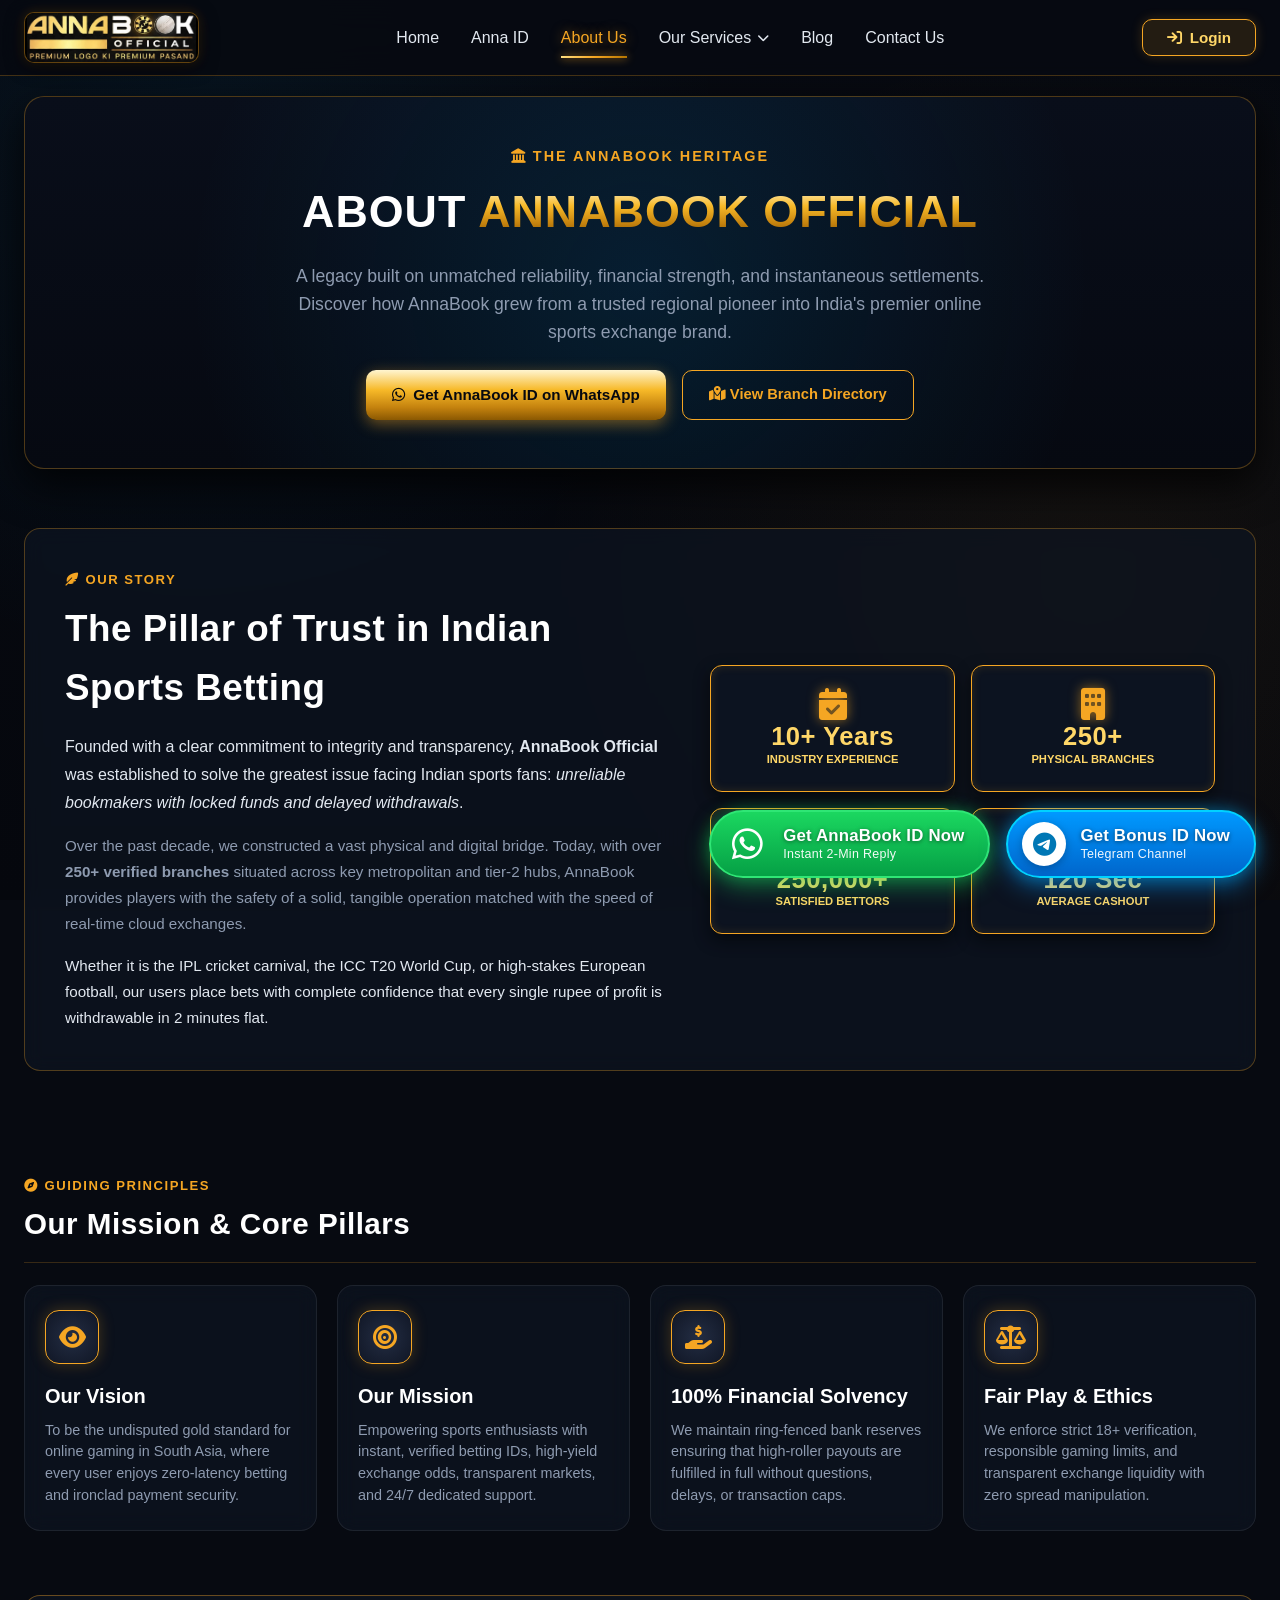
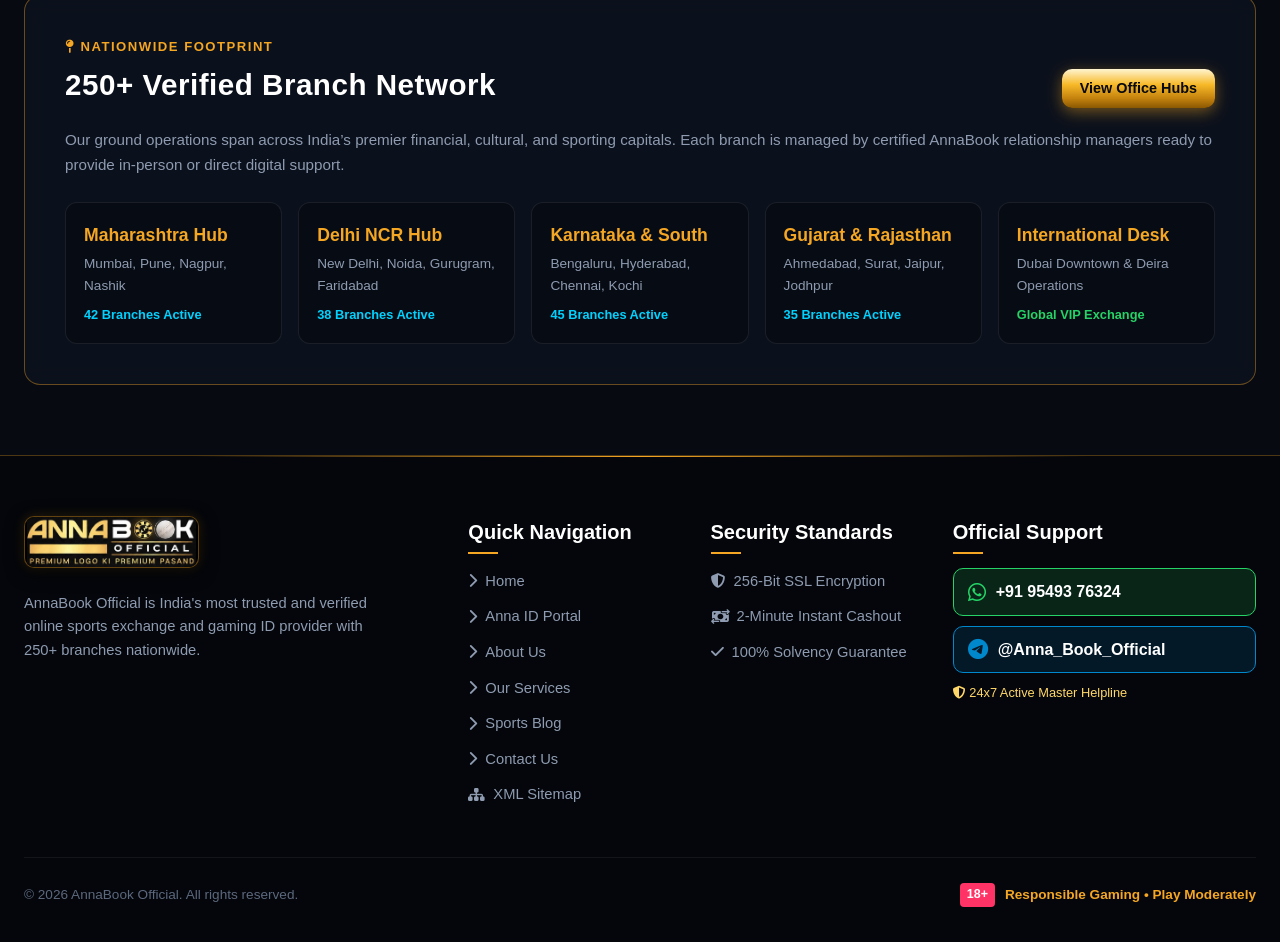
<file: about.html>
<!DOCTYPE html>
<html lang="en">
<head>
  <meta charset="UTF-8">
  <meta name="viewport" content="width=device-width, initial-scale=1.0">

  <!-- Google Site Verification -->
  <meta name="google-site-verification" content="xmpyTTZXfbuptGgo01FB0DMobSkl-xZ4Iel7VUC1y-w" />

  <!-- Google Tag Manager -->
  <script async src="https://www.googletagmanager.com/gtm.js?id=GTM-MBR9K75V"></script>
  <script>
    window.dataLayer = window.dataLayer || [];
    function gtag(){dataLayer.push(arguments);}
    gtag('js', new Date());
  </script>

  <title>About Us - India's Most Trusted Sports Exchange Network | AnnaBook Official</title>
  <meta name="description" content="Discover the legacy of AnnaBook Official. Over 10 years of trusted exchange management, 250+ physical branches across India, and a reputation for instant 2-minute payouts.">
  <meta name="robots" content="index, follow, max-image-preview:large">
  <link rel="canonical" href="https://x1bet.ink/about.html">
  <link rel="sitemap" type="application/xml" title="Sitemap" href="/sitemap.xml">

  <!-- Favicon -->
  <link rel="icon" type="image/png" href="assets/images/favicon.png">
  <link rel="shortcut icon" href="assets/images/favicon.png" type="image/png">
  <link rel="apple-touch-icon" href="assets/images/favicon.png">

  <!-- FontAwesome 6 Icons -->
  <link rel="stylesheet" href="https://cdnjs.cloudflare.com/ajax/libs/font-awesome/6.5.1/css/all.min.css">

  <!-- Core Theme Stylesheet -->
  <link rel="stylesheet" href="assets/css/style.css">
</head>
<body>

  <!-- Header Navigation Bar -->
  <header class="site-header">
    <div class="header-container">
      <!-- Animated Official Brand Logo -->
      <a href="/" class="brand-logo-animated" title="AnnaBook Official">
        <div class="logo-anim-container">
          <img src="assets/images/logo-base-clean.webp" alt="AnnaBook Official" class="logo-layer-base" width="180" height="42" decoding="async">
          <img src="assets/images/logo-icon-wheel.webp" alt="" class="logo-layer-wheel" width="36" height="36" decoding="async">
          <img src="assets/images/logo-cricket-ball.webp" alt="" class="logo-layer-ball" width="28" height="28" decoding="async">
          <div class="logo-layer-sweep"></div>
          <div class="logo-layer-shine"></div>
        </div>
      </a>

      <nav class="nav-menu">
        <a href="/" class="nav-link">Home</a>
        <a href="anna-id.html" class="nav-link">Anna ID</a>
        <a href="about.html" class="nav-link active">About Us</a>
        <div class="nav-dropdown-wrapper">
          <a href="services.html" class="nav-link">
            Our Services <i class="fa-solid fa-chevron-down dropdown-arrow"></i>
          </a>
          <div class="dropdown-menu">
            <a href="services.html#cricket-id" class="dropdown-item"><i class="fa-solid fa-baseball-bat-ball"></i> Cricket ID Exchange</a>
            <a href="services.html#football-id" class="dropdown-item"><i class="fa-solid fa-futbol"></i> Football &amp; Soccer ID</a>
            <a href="services.html#casino-id" class="dropdown-item"><i class="fa-solid fa-dice"></i> Live Casino &amp; Teen Patti</a>
            <a href="services.html#slots" class="dropdown-item"><i class="fa-solid fa-gamepad"></i> Slot &amp; Crash Games</a>
            <a href="services.html#withdrawals" class="dropdown-item"><i class="fa-solid fa-money-bill-transfer"></i> 2-Min Instant Withdrawal</a>
            <a href="services.html#master-id" class="dropdown-item"><i class="fa-solid fa-crown"></i> VIP Master / Franchise ID</a>
          </div>
        </div>
        <a href="blog" class="nav-link">Blog</a>
        <a href="contact.html" class="nav-link">Contact Us</a>
      </nav>

      <div class="header-actions">
        <button type="button" class="btn-header-login" onclick="openLoginModal()" title="Login to AnnaBook">
          <i class="fa-solid fa-arrow-right-to-bracket"></i> Login
        </button>
        <button class="mobile-nav-toggle" aria-label="Toggle navigation menu">
          <i class="fa-solid fa-bars"></i>
        </button>
      </div>
    </div>
  </header>

  <!-- Main Container -->
  <main class="main-layout-container full-width" style="max-width:1280px;">

    <!-- Hero Banner -->
    <div class="page-hero-banner">
      <div class="page-hero-tag"><i class="fa-solid fa-landmark" style="color:var(--gold-primary);"></i> THE ANNABOOK HERITAGE</div>
      <h1 class="page-hero-title">About <span>AnnaBook Official</span></h1>
      <p class="page-hero-lead">
        A legacy built on unmatched reliability, financial strength, and instantaneous settlements. Discover how AnnaBook grew from a trusted regional pioneer into India's premier online sports exchange brand.
      </p>
      <div style="display:flex; justify-content:center; gap:16px; flex-wrap:wrap;">
        <a href="https://wa.me/919549376324?text=hello%20AnnaBook%2C%20i%20want%20to%20get%20my%20betting%20ID%20now" target="_blank" rel="noopener noreferrer" class="btn-sidebar-get-id" style="padding:12px 26px; text-decoration:none; display:inline-flex; align-items:center; gap:8px;">
          <i class="fa-brands fa-whatsapp"></i> Get AnnaBook ID on WhatsApp
        </a>
        <a href="contact.html" class="btn-sidebar-login" style="padding:12px 26px; text-decoration:none;">
          <i class="fa-solid fa-map-location-dot"></i> View Branch Directory
        </a>
      </div>
    </div>

    <!-- Company Story Section -->
    <section class="section-block" style="margin-top:0;">
      <div class="trust-card" style="padding:40px; border-color:rgba(245,166,35,0.3); margin-bottom:40px;">
        <div style="display:grid; grid-template-columns:1.2fr 1fr; gap:40px; align-items:center;">
          <div>
            <span class="section-sub-tag"><i class="fa-solid fa-feather-pointed"></i> Our Story</span>
            <h2 class="section-main-heading" style="font-size:2.3rem; margin:10px 0 16px;">The Pillar of Trust in Indian Sports Betting</h2>
            <p style="color:var(--text-light); font-size:1rem; line-height:1.75; margin-bottom:16px;">
              Founded with a clear commitment to integrity and transparency, <strong>AnnaBook Official</strong> was established to solve the greatest issue facing Indian sports fans: <em>unreliable bookmakers with locked funds and delayed withdrawals</em>.
            </p>
            <p style="color:var(--text-muted); font-size:0.95rem; line-height:1.7; margin-bottom:16px;">
              Over the past decade, we constructed a vast physical and digital bridge. Today, with over <strong>250+ verified branches</strong> situated across key metropolitan and tier-2 hubs, AnnaBook provides players with the safety of a solid, tangible operation matched with the speed of real-time cloud exchanges.
            </p>
            <p style="color:var(--text-light); font-size:0.95rem; line-height:1.7;">
              Whether it is the IPL cricket carnival, the ICC T20 World Cup, or high-stakes European football, our users place bets with complete confidence that every single rupee of profit is withdrawable in 2 minutes flat.
            </p>
          </div>

          <!-- Highlight Stats Box -->
          <div style="display:grid; grid-template-columns:1fr 1fr; gap:16px;">
            <div class="hero-stat-card" style="padding:22px 16px;">
              <i class="fa-solid fa-calendar-check hero-stat-icon" style="font-size:2rem;"></i>
              <div class="hero-stat-title" style="font-size:1.6rem; color:var(--gold-light);">10+ Years</div>
              <div class="hero-stat-subtitle">Industry Experience</div>
            </div>
            <div class="hero-stat-card" style="padding:22px 16px;">
              <i class="fa-solid fa-building hero-stat-icon" style="font-size:2rem;"></i>
              <div class="hero-stat-title" style="font-size:1.6rem; color:var(--gold-light);">250+</div>
              <div class="hero-stat-subtitle">Physical Branches</div>
            </div>
            <div class="hero-stat-card" style="padding:22px 16px;">
              <i class="fa-solid fa-users-viewfinder hero-stat-icon" style="font-size:2rem;"></i>
              <div class="hero-stat-title" style="font-size:1.6rem; color:var(--gold-light);">250,000+</div>
              <div class="hero-stat-subtitle">Satisfied Bettors</div>
            </div>
            <div class="hero-stat-card" style="padding:22px 16px;">
              <i class="fa-solid fa-stopwatch-20 hero-stat-icon" style="font-size:2rem;"></i>
              <div class="hero-stat-title" style="font-size:1.6rem; color:var(--gold-light);">120 Sec</div>
              <div class="hero-stat-subtitle">Average Cashout</div>
            </div>
          </div>
        </div>
      </div>
    </section>

    <!-- Vision, Mission & Core Values -->
    <section class="section-block">
      <div class="section-header-row">
        <div class="section-title-wrap">
          <span class="section-sub-tag"><i class="fa-solid fa-compass"></i> Guiding Principles</span>
          <h2 class="section-main-heading">Our Mission &amp; Core Pillars</h2>
        </div>
      </div>

      <div class="trust-features-grid">
        <div class="trust-card">
          <div class="trust-icon-box"><i class="fa-solid fa-eye"></i></div>
          <h3 class="trust-title">Our Vision</h3>
          <p class="trust-desc">To be the undisputed gold standard for online gaming in South Asia, where every user enjoys zero-latency betting and ironclad payment security.</p>
        </div>
        <div class="trust-card">
          <div class="trust-icon-box"><i class="fa-solid fa-bullseye"></i></div>
          <h3 class="trust-title">Our Mission</h3>
          <p class="trust-desc">Empowering sports enthusiasts with instant, verified betting IDs, high-yield exchange odds, transparent markets, and 24/7 dedicated support.</p>
        </div>
        <div class="trust-card">
          <div class="trust-icon-box"><i class="fa-solid fa-hand-holding-dollar"></i></div>
          <h3 class="trust-title">100% Financial Solvency</h3>
          <p class="trust-desc">We maintain ring-fenced bank reserves ensuring that high-roller payouts are fulfilled in full without questions, delays, or transaction caps.</p>
        </div>
        <div class="trust-card">
          <div class="trust-icon-box"><i class="fa-solid fa-scale-balanced"></i></div>
          <h3 class="trust-title">Fair Play &amp; Ethics</h3>
          <p class="trust-desc">We enforce strict 18+ verification, responsible gaming limits, and transparent exchange liquidity with zero spread manipulation.</p>
        </div>
      </div>
    </section>

    <!-- Branch Network Showcase (250+ Branches) -->
    <section class="section-block">
      <div class="trust-card" style="padding:40px; border-color:var(--gold-border);">
        <div class="section-header-row" style="border:none; padding:0; margin-bottom:20px;">
          <div class="section-title-wrap">
            <span class="section-sub-tag"><i class="fa-solid fa-map-pin"></i> Nationwide Footprint</span>
            <h2 class="section-main-heading">250+ Verified Branch Network</h2>
          </div>
          <a href="contact.html" class="btn-sidebar-get-id" style="padding:8px 18px; font-size:0.9rem;">
            View Office Hubs
          </a>
        </div>
        <p style="color:var(--text-muted); font-size:0.95rem; margin-bottom:25px; line-height:1.6;">
          Our ground operations span across India’s premier financial, cultural, and sporting capitals. Each branch is managed by certified AnnaBook relationship managers ready to provide in-person or direct digital support.
        </p>

        <div style="display:grid; grid-template-columns:repeat(auto-fit, minmax(200px, 1fr)); gap:16px;">
          <div style="background:rgba(8,12,20,0.85); border:1px solid rgba(255,255,255,0.08); border-radius:12px; padding:18px;">
            <div style="color:var(--gold-primary); font-weight:800; font-size:1.1rem; margin-bottom:4px;">Maharashtra Hub</div>
            <div style="color:var(--text-muted); font-size:0.85rem;">Mumbai, Pune, Nagpur, Nashik</div>
            <div style="color:var(--blue-neon); font-size:0.8rem; font-weight:700; margin-top:8px;">42 Branches Active</div>
          </div>
          <div style="background:rgba(8,12,20,0.85); border:1px solid rgba(255,255,255,0.08); border-radius:12px; padding:18px;">
            <div style="color:var(--gold-primary); font-weight:800; font-size:1.1rem; margin-bottom:4px;">Delhi NCR Hub</div>
            <div style="color:var(--text-muted); font-size:0.85rem;">New Delhi, Noida, Gurugram, Faridabad</div>
            <div style="color:var(--blue-neon); font-size:0.8rem; font-weight:700; margin-top:8px;">38 Branches Active</div>
          </div>
          <div style="background:rgba(8,12,20,0.85); border:1px solid rgba(255,255,255,0.08); border-radius:12px; padding:18px;">
            <div style="color:var(--gold-primary); font-weight:800; font-size:1.1rem; margin-bottom:4px;">Karnataka &amp; South</div>
            <div style="color:var(--text-muted); font-size:0.85rem;">Bengaluru, Hyderabad, Chennai, Kochi</div>
            <div style="color:var(--blue-neon); font-size:0.8rem; font-weight:700; margin-top:8px;">45 Branches Active</div>
          </div>
          <div style="background:rgba(8,12,20,0.85); border:1px solid rgba(255,255,255,0.08); border-radius:12px; padding:18px;">
            <div style="color:var(--gold-primary); font-weight:800; font-size:1.1rem; margin-bottom:4px;">Gujarat &amp; Rajasthan</div>
            <div style="color:var(--text-muted); font-size:0.85rem;">Ahmedabad, Surat, Jaipur, Jodhpur</div>
            <div style="color:var(--blue-neon); font-size:0.8rem; font-weight:700; margin-top:8px;">35 Branches Active</div>
          </div>
          <div style="background:rgba(8,12,20,0.85); border:1px solid rgba(255,255,255,0.08); border-radius:12px; padding:18px;">
            <div style="color:var(--gold-primary); font-weight:800; font-size:1.1rem; margin-bottom:4px;">International Desk</div>
            <div style="color:var(--text-muted); font-size:0.85rem;">Dubai Downtown &amp; Deira Operations</div>
            <div style="color:var(--whatsapp-green); font-size:0.8rem; font-weight:700; margin-top:8px;">Global VIP Exchange</div>
          </div>
        </div>
      </div>
    </section>

  </main>

  <!-- Website Bottom Floating Action Dock (Exact Names Provided) -->
  <div class="bottom-floating-dock">
    <a href="https://wa.me/919549376324?text=hello%20AnnaBook%2C%20i%20want%20to%20get%20my%20betting%20ID%20now" target="_blank" rel="noopener noreferrer" class="dock-pill-btn whatsapp-pill" title="WhatsApp Support">
      <span class="dock-pill-icon"><i class="fa-brands fa-whatsapp"></i></span>
      <span class="dock-pill-text">
        <span class="dock-pill-title">Get AnnaBook ID Now</span>
        <span class="dock-pill-sub">Instant 2-Min Reply</span>
      </span>
    </a>

    <a href="https://t.me/Anna_Book_Official" target="_blank" rel="noopener noreferrer" class="dock-pill-btn telegram-pill" title="Join Official Telegram Channel">
      <span class="dock-pill-icon"><i class="fa-brands fa-telegram"></i></span>
      <span class="dock-pill-text">
        <span class="dock-pill-title">Get Bonus ID Now</span>
        <span class="dock-pill-sub">Telegram Channel</span>
      </span>
    </a>
  </div>

  <!-- WhatsApp Modal -->
  <div class="modal-backdrop" id="whatsappNoticeModal">
    <div class="modal-box">
      <button class="modal-close-btn modal-close-trigger"><i class="fa-solid fa-xmark"></i></button>
      <div class="wa-notice-icon" style="color:var(--whatsapp-green);"><i class="fa-brands fa-whatsapp"></i></div>
      <h3 style="font-family:var(--font-heading); font-size:1.8rem; color:#fff; text-align:center; margin-bottom:10px;">
        Official WhatsApp Helpline
      </h3>
      <p style="text-align:center; color:var(--text-muted); font-size:0.95rem; line-height:1.6; margin-bottom:20px;">
        Connect directly with AnnaBook Official on WhatsApp for <strong style="color:var(--gold-light);">instant 2-minute ID creation, deposit, and 24/7 withdrawals</strong>!
      </p>
      <div style="background:rgba(37,211,102,0.12); border:1.5px solid var(--whatsapp-green); border-radius:14px; padding:16px; text-align:center; margin-bottom:20px;">
        <div style="font-size:0.85rem; color:var(--text-muted); margin-bottom:4px;">Official Verified WhatsApp Number:</div>
        <div style="font-family:var(--font-heading); font-size:1.5rem; font-weight:800; color:var(--whatsapp-green);">
          +91 95493 76324
        </div>
      </div>
      <a href="https://wa.me/919549376324?text=hello%20AnnaBook%2C%20i%20want%20to%20get%20my%20betting%20ID%20now" target="_blank" rel="noopener noreferrer" class="btn-sidebar-get-id" style="width:100%; text-decoration:none; display:flex; align-items:center; justify-content:center; gap:10px; font-size:1.05rem; background:linear-gradient(135deg, #25D366 0%, #128C7E 100%); margin-bottom:12px;">
        <i class="fa-brands fa-whatsapp" style="font-size:1.3rem;"></i> Connect on WhatsApp Now
      </a>
      <a href="https://t.me/Anna_Book_Official" target="_blank" rel="noopener noreferrer" style="display:flex; align-items:center; justify-content:center; gap:8px; color:var(--blue-neon); text-decoration:none; font-size:0.9rem; font-weight:700;">
        <i class="fa-brands fa-telegram"></i> Or Connect on Telegram Channel
      </a>
    </div>
  </div>

  <!-- Footer -->
  <footer class="site-footer">
    <div class="footer-container">
      <div class="footer-top-grid">
        <!-- Brand Col -->
        <div class="footer-brand-col">
          <a href="/" class="brand-logo-animated" title="AnnaBook Official">
            <div class="logo-anim-container">
              <img src="assets/images/logo-base-clean.webp" alt="AnnaBook Official" class="logo-layer-base" width="180" height="42" decoding="async">
              <img src="assets/images/logo-icon-wheel.webp" alt="" class="logo-layer-wheel" width="36" height="36" decoding="async">
              <img src="assets/images/logo-cricket-ball.webp" alt="" class="logo-layer-ball" width="28" height="28" decoding="async">
              <div class="logo-layer-sweep"></div>
              <div class="logo-layer-shine"></div>
            </div>
          </a>
          <p>
            AnnaBook Official is India's most trusted and verified online sports exchange and gaming ID provider with 250+ branches nationwide.
          </p>
        </div>
        <div>
          <h4 class="footer-heading">Quick Navigation</h4>
          <ul class="footer-links-list">
            <li><a href="/" class="footer-link"><i class="fa-solid fa-chevron-right"></i> Home</a></li>
            <li><a href="anna-id.html" class="footer-link"><i class="fa-solid fa-chevron-right"></i> Anna ID Portal</a></li>
            <li><a href="about.html" class="footer-link"><i class="fa-solid fa-chevron-right"></i> About Us</a></li>
            <li><a href="services.html" class="footer-link"><i class="fa-solid fa-chevron-right"></i> Our Services</a></li>
            <li><a href="blog" class="footer-link"><i class="fa-solid fa-chevron-right"></i> Sports Blog</a></li>
            <li><a href="contact.html" class="footer-link"><i class="fa-solid fa-chevron-right"></i> Contact Us</a></li>
            <li><a href="sitemap.xml" class="footer-link" target="_blank"><i class="fa-solid fa-sitemap"></i> XML Sitemap</a></li>
          </ul>
        </div>
        <div>
          <h4 class="footer-heading">Security Standards</h4>
          <ul class="footer-links-list">
            <li><a href="blog" class="footer-link"><i class="fa-solid fa-shield-halved"></i> 256-Bit SSL Encryption</a></li>
            <li><a href="blog" class="footer-link"><i class="fa-solid fa-money-bill-transfer"></i> 2-Minute Instant Cashout</a></li>
            <li><a href="blog" class="footer-link"><i class="fa-solid fa-check"></i> 100% Solvency Guarantee</a></li>
          </ul>
        </div>
        <div>
          <h4 class="footer-heading">Official Support</h4>
          <a href="https://wa.me/919549376324?text=hello%20AnnaBook%2C%20i%20want%20to%20get%20my%20betting%20ID%20now" target="_blank" rel="noopener noreferrer" style="display:flex; align-items:center; gap:10px; background:rgba(37,211,102,0.15); border:1px solid var(--whatsapp-green); padding:10px 14px; border-radius:10px; color:#fff; font-weight:700; margin-bottom:10px; text-decoration:none;">
            <i class="fa-brands fa-whatsapp" style="color:var(--whatsapp-green); font-size:1.3rem;"></i>
            <span>+91 95493 76324</span>
          </a>
          <a href="https://t.me/Anna_Book_Official" target="_blank" rel="noopener noreferrer" style="display:flex; align-items:center; gap:10px; background:rgba(0,136,204,0.15); border:1px solid var(--telegram-blue); padding:10px 14px; border-radius:10px; color:#fff; font-weight:700; margin-bottom:10px; text-decoration:none;">
            <i class="fa-brands fa-telegram" style="color:var(--telegram-blue); font-size:1.3rem;"></i>
            <span>@Anna_Book_Official</span>
          </a>
          <div style="font-size:0.8rem; color:var(--gold-light);">
            <i class="fa-solid fa-shield-halved"></i> 24x7 Active Master Helpline
          </div>
        </div>
      </div>
      <div class="footer-bottom-bar">
        <div>&copy; 2026 AnnaBook Official. All rights reserved.</div>
        <div class="footer-disclaimer-18">
          <span class="badge-18">18+</span>
          <span>Responsible Gaming • Play Moderately</span>
        </div>
      </div>
    </div>
  </footer>

  <!-- Login Modal -->
  <div class="modal-backdrop" id="loginModal">
    <div class="modal-box" style="max-width:440px;">
      <button class="modal-close-btn modal-close-trigger"><i class="fa-solid fa-xmark"></i></button>
      <div style="text-align:center; margin-bottom:24px;">
        <div class="logo-badge" style="display:inline-flex; margin-bottom:14px;">
          <div class="logo-text-top">
            <span class="logo-anna">ANNA</span>
            <span class="logo-book">BOOK</span>
          </div>
        </div>
        <h3 style="font-family:var(--font-heading); font-size:1.6rem; color:#fff;">Welcome to AnnaBook</h3>
        <p style="font-size:0.88rem; color:var(--text-muted);">Enter your ID credentials to enter the exchange</p>
      </div>

      <form onsubmit="handleLoginSubmit(event)">
        <div class="form-group">
          <label class="form-label">Client ID / Username</label>
          <input type="text" class="form-control" placeholder="e.g. ANNA98210" required>
        </div>
        <div class="form-group">
          <label class="form-label">Password</label>
          <input type="password" class="form-control" placeholder="••••••••" required>
        </div>
        <button type="submit" class="btn-sidebar-get-id" style="width:100%; margin-top:10px;">
          Login to Exchange
        </button>
      </form>

      <div style="margin-top:20px; text-align:center; font-size:0.85rem; color:var(--text-muted);">
        Don't have an ID yet? <a href="https://wa.me/919549376324?text=hello%20AnnaBook%2C%20i%20want%20to%20get%20my%20betting%20ID%20now" target="_blank" rel="noopener noreferrer" style="color:var(--gold-primary); font-weight:700;">Get Instant ID on WhatsApp</a>
      </div>
    </div>
  </div>

  <script src="assets/js/main.js" defer></script>
</body>
</html>
</file>
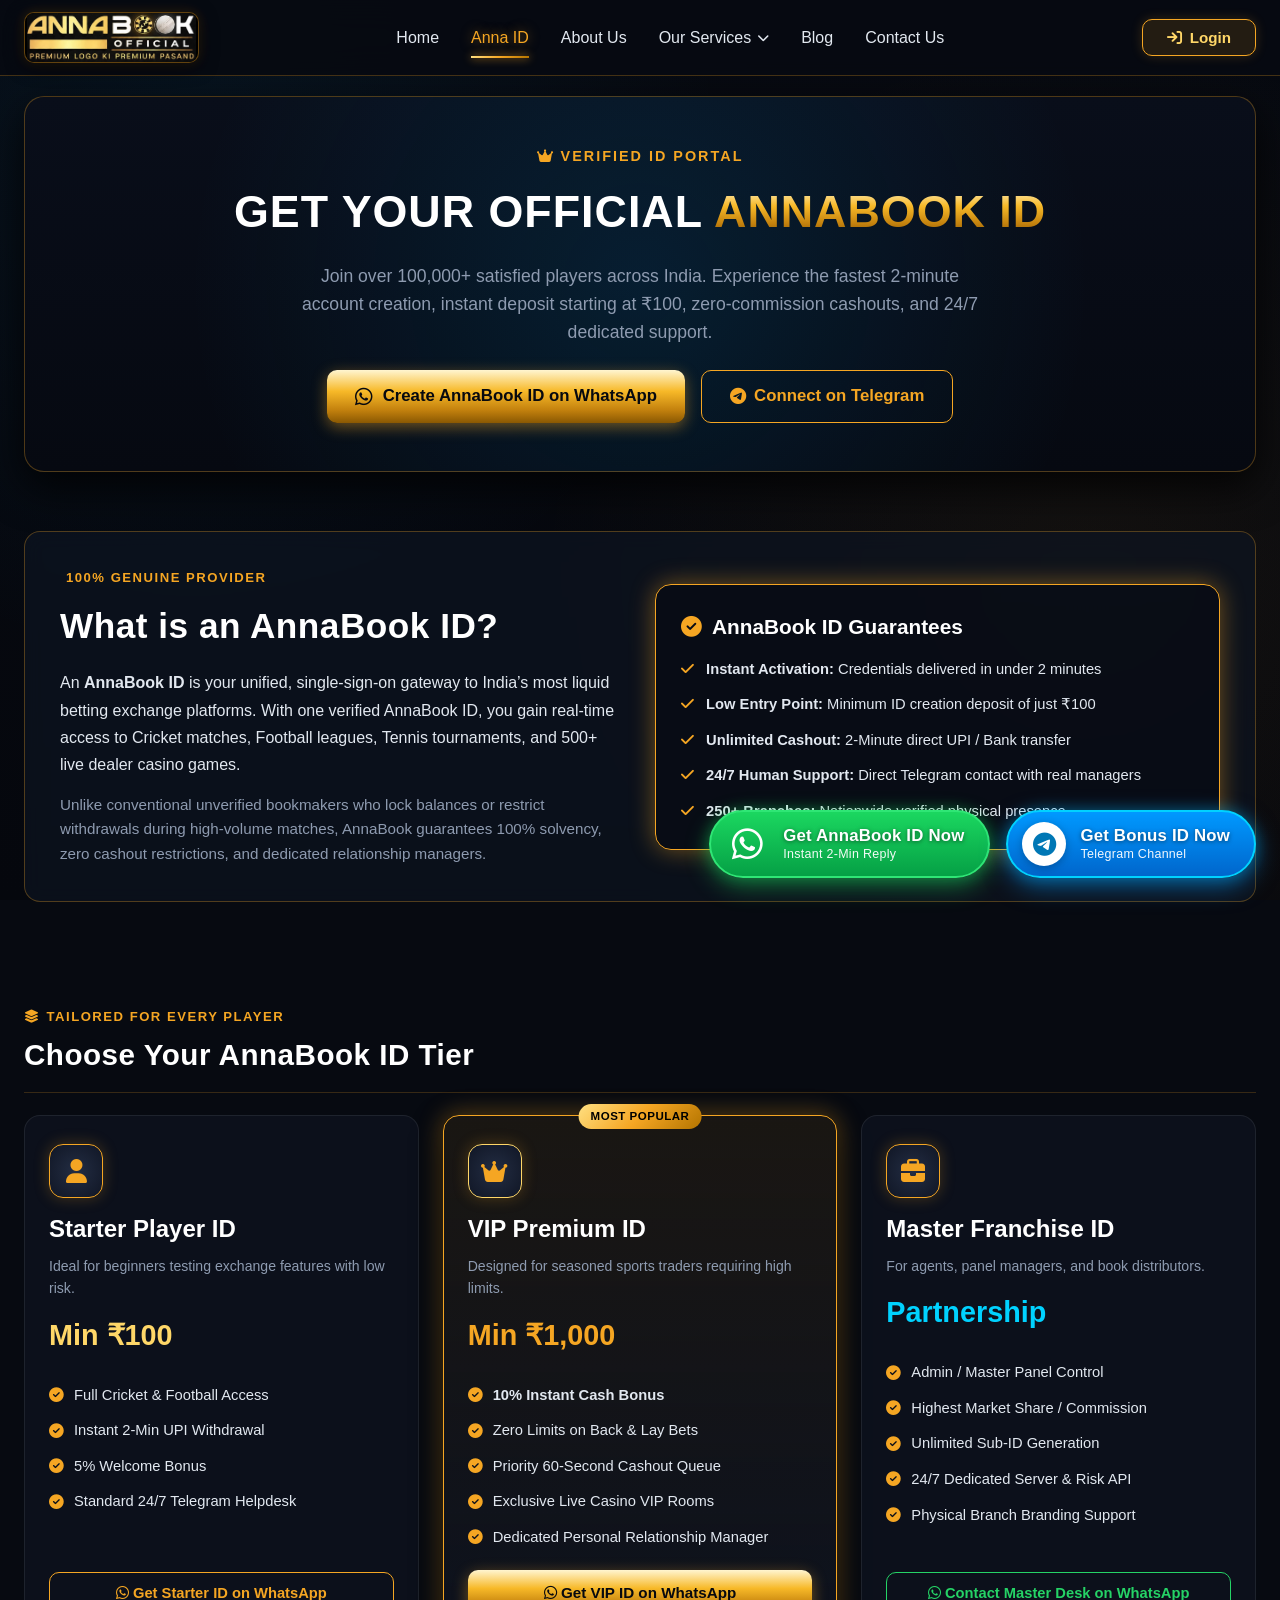
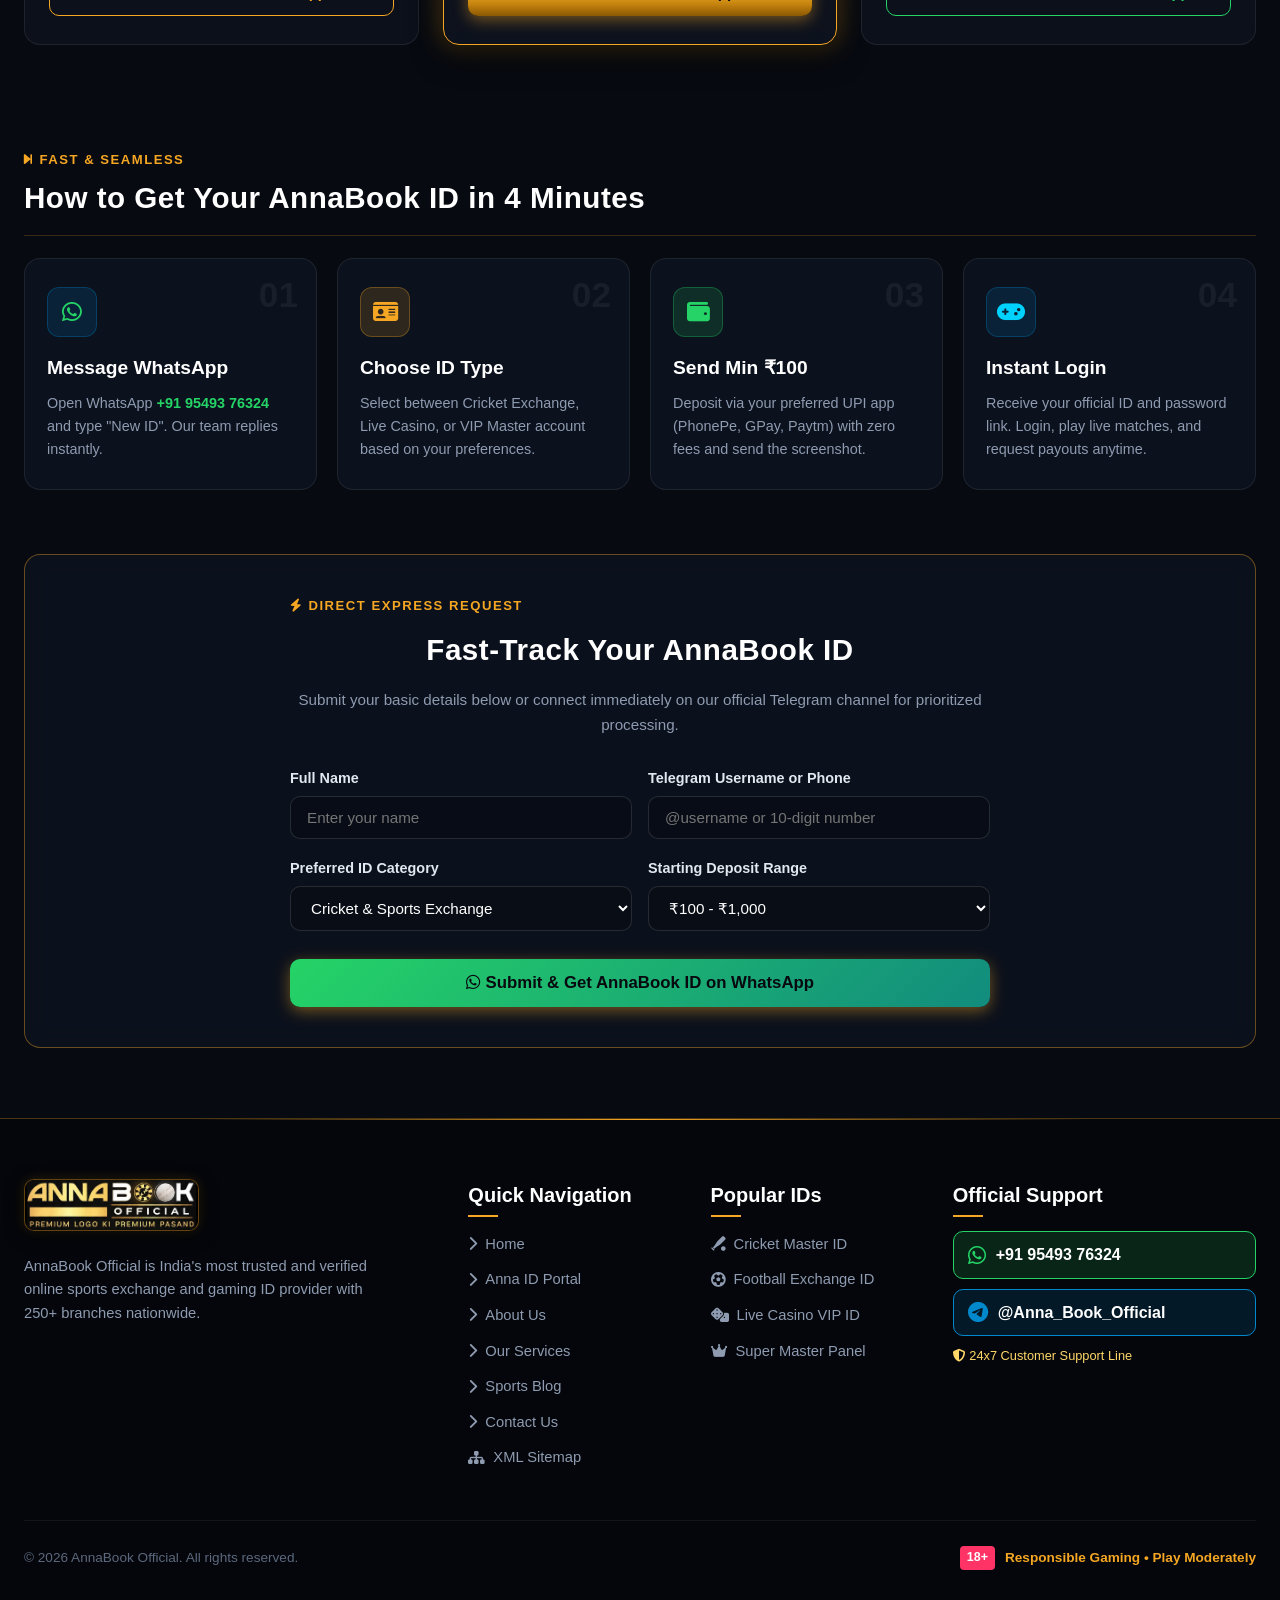
<file: anna-id.html>
<!DOCTYPE html>
<html lang="en">
<head>
  <meta charset="UTF-8">
  <meta name="viewport" content="width=device-width, initial-scale=1.0">

  <!-- Google Site Verification -->
  <meta name="google-site-verification" content="xmpyTTZXfbuptGgo01FB0DMobSkl-xZ4Iel7VUC1y-w" />

  <!-- Google Tag Manager -->
  <script async src="https://www.googletagmanager.com/gtm.js?id=GTM-MBR9K75V"></script>
  <script>
    window.dataLayer = window.dataLayer || [];
    function gtag(){dataLayer.push(arguments);}
    gtag('js', new Date());
  </script>

  <title>Anna ID - Get Your Verified Cricket &amp; Sports Betting ID | AnnaBook Official</title>
  <meta name="description" content="Get your official AnnaBook ID in 2 minutes. Instant deposit starting from ₹100, 24/7 withdrawals, 10% bonus, and dedicated support for Cricket, Football, and Casino.">
  <meta name="robots" content="index, follow, max-image-preview:large">
  <link rel="canonical" href="https://x1bet.ink/anna-id.html">
  <link rel="sitemap" type="application/xml" title="Sitemap" href="/sitemap.xml">

  <!-- Favicon -->
  <link rel="icon" type="image/png" href="assets/images/favicon.png">
  <link rel="shortcut icon" href="assets/images/favicon.png" type="image/png">
  <link rel="apple-touch-icon" href="assets/images/favicon.png">

  <!-- FontAwesome 6 Icons -->
  <link rel="stylesheet" href="https://cdnjs.cloudflare.com/ajax/libs/font-awesome/6.5.1/css/all.min.css">

  <!-- Core Theme Stylesheet -->
  <link rel="stylesheet" href="assets/css/style.css">
</head>
<body>

  <!-- Header Navigation Bar -->
  <header class="site-header">
    <div class="header-container">
      <!-- Animated Official Brand Logo -->
      <a href="/" class="brand-logo-animated" title="AnnaBook Official">
        <div class="logo-anim-container">
          <img src="assets/images/logo-base-clean.webp" alt="AnnaBook Official" class="logo-layer-base" width="180" height="42" decoding="async">
          <img src="assets/images/logo-icon-wheel.webp" alt="" class="logo-layer-wheel" width="36" height="36" decoding="async">
          <img src="assets/images/logo-cricket-ball.webp" alt="" class="logo-layer-ball" width="28" height="28" decoding="async">
          <div class="logo-layer-sweep"></div>
          <div class="logo-layer-shine"></div>
        </div>
      </a>

      <nav class="nav-menu">
        <a href="/" class="nav-link">Home</a>
        <a href="anna-id.html" class="nav-link active">Anna ID</a>
        <a href="about.html" class="nav-link">About Us</a>
        <div class="nav-dropdown-wrapper">
          <a href="services.html" class="nav-link">
            Our Services <i class="fa-solid fa-chevron-down dropdown-arrow"></i>
          </a>
          <div class="dropdown-menu">
            <a href="services.html#cricket-id" class="dropdown-item"><i class="fa-solid fa-baseball-bat-ball"></i> Cricket ID Exchange</a>
            <a href="services.html#football-id" class="dropdown-item"><i class="fa-solid fa-futbol"></i> Football &amp; Soccer ID</a>
            <a href="services.html#casino-id" class="dropdown-item"><i class="fa-solid fa-dice"></i> Live Casino &amp; Teen Patti</a>
            <a href="services.html#slots" class="dropdown-item"><i class="fa-solid fa-gamepad"></i> Slot &amp; Crash Games</a>
            <a href="services.html#withdrawals" class="dropdown-item"><i class="fa-solid fa-money-bill-transfer"></i> 2-Min Instant Withdrawal</a>
            <a href="services.html#master-id" class="dropdown-item"><i class="fa-solid fa-crown"></i> VIP Master / Franchise ID</a>
          </div>
        </div>
        <a href="blog" class="nav-link">Blog</a>
        <a href="contact.html" class="nav-link">Contact Us</a>
      </nav>

      <div class="header-actions">
        <button type="button" class="btn-header-login" onclick="openLoginModal()" title="Login to AnnaBook">
          <i class="fa-solid fa-arrow-right-to-bracket"></i> Login
        </button>
        <button class="mobile-nav-toggle" aria-label="Toggle navigation menu">
          <i class="fa-solid fa-bars"></i>
        </button>
      </div>
    </div>
  </header>

  <!-- Main Container -->
  <main class="main-layout-container full-width" style="max-width:1280px;">

    <!-- Hero Banner -->
    <div class="page-hero-banner">
      <div class="page-hero-tag"><i class="fa-solid fa-crown" style="color:var(--gold-primary);"></i> VERIFIED ID PORTAL</div>
      <h1 class="page-hero-title">Get Your Official <span>AnnaBook ID</span></h1>
      <p class="page-hero-lead">
        Join over 100,000+ satisfied players across India. Experience the fastest 2-minute account creation, instant deposit starting at ₹100, zero-commission cashouts, and 24/7 dedicated support.
      </p>
      <div style="display:flex; justify-content:center; gap:16px; flex-wrap:wrap;">
        <a href="https://wa.me/919549376324?text=hello%20AnnaBook%2C%20i%20want%20to%20get%20my%20betting%20ID%20now" target="_blank" rel="noopener noreferrer" class="btn-sidebar-get-id" style="padding:12px 28px; font-size:1.05rem; text-decoration:none; display:inline-flex; align-items:center; gap:10px;">
          <i class="fa-brands fa-whatsapp" style="font-size:1.25rem;"></i> Create AnnaBook ID on WhatsApp
        </a>
        <a href="https://t.me/Anna_Book_Official" target="_blank" rel="noopener noreferrer" class="btn-sidebar-login" style="padding:12px 28px; font-size:1.05rem; text-decoration:none; display:inline-flex; align-items:center; gap:8px;">
          <i class="fa-brands fa-telegram"></i> Connect on Telegram
        </a>
      </div>
    </div>

    <!-- What is AnnaBook ID Section -->
    <section class="section-block" style="margin-top:0;">
      <div class="trust-card" style="padding:35px; border-color:rgba(245,166,35,0.3); margin-bottom:40px;">
        <div style="display:grid; grid-template-columns:1fr 1fr; gap:30px; align-items:center;">
          <div>
            <span class="section-sub-tag"><i class="fa-solid fa-shield-check"></i> 100% Genuine Provider</span>
            <h2 class="section-main-heading" style="font-size:2.2rem; margin:10px 0 15px;">What is an AnnaBook ID?</h2>
            <p style="color:var(--text-light); font-size:1rem; line-height:1.7; margin-bottom:15px;">
              An <strong>AnnaBook ID</strong> is your unified, single-sign-on gateway to India’s most liquid betting exchange platforms. With one verified AnnaBook ID, you gain real-time access to Cricket matches, Football leagues, Tennis tournaments, and 500+ live dealer casino games.
            </p>
            <p style="color:var(--text-muted); font-size:0.95rem; line-height:1.6;">
              Unlike conventional unverified bookmakers who lock balances or restrict withdrawals during high-volume matches, AnnaBook guarantees 100% solvency, zero cashout restrictions, and dedicated relationship managers.
            </p>
          </div>
          <div style="background:rgba(8,12,20,0.8); border:1.5px solid var(--gold-primary); border-radius:16px; padding:25px; box-shadow:var(--gold-glow);">
            <h4 style="font-family:var(--font-heading); color:#fff; font-size:1.3rem; margin-bottom:15px; display:flex; align-items:center; gap:10px;">
              <i class="fa-solid fa-circle-check" style="color:var(--gold-primary);"></i> AnnaBook ID Guarantees
            </h4>
            <ul style="display:flex; flex-direction:column; gap:12px; color:var(--text-light); font-size:0.92rem;">
              <li><i class="fa-solid fa-check" style="color:var(--gold-primary); margin-right:8px;"></i> <strong>Instant Activation:</strong> Credentials delivered in under 2 minutes</li>
              <li><i class="fa-solid fa-check" style="color:var(--gold-primary); margin-right:8px;"></i> <strong>Low Entry Point:</strong> Minimum ID creation deposit of just ₹100</li>
              <li><i class="fa-solid fa-check" style="color:var(--gold-primary); margin-right:8px;"></i> <strong>Unlimited Cashout:</strong> 2-Minute direct UPI / Bank transfer</li>
              <li><i class="fa-solid fa-check" style="color:var(--gold-primary); margin-right:8px;"></i> <strong>24/7 Human Support:</strong> Direct Telegram contact with real managers</li>
              <li><i class="fa-solid fa-check" style="color:var(--gold-primary); margin-right:8px;"></i> <strong>250+ Branches:</strong> Nationwide verified physical presence</li>
            </ul>
          </div>
        </div>
      </div>
    </section>

    <!-- Account Tiers / ID Types -->
    <section class="section-block">
      <div class="section-header-row">
        <div class="section-title-wrap">
          <span class="section-sub-tag"><i class="fa-solid fa-layer-group"></i> Tailored for Every Player</span>
          <h2 class="section-main-heading">Choose Your AnnaBook ID Tier</h2>
        </div>
      </div>

      <div class="id-types-grid">
        <!-- Tier 1: Starter Player ID -->
        <div class="id-card">
          <div class="trust-icon-box" style="margin-bottom:12px;"><i class="fa-solid fa-user"></i></div>
          <h3 class="id-card-title">Starter Player ID</h3>
          <p style="color:var(--text-muted); font-size:0.88rem;">Ideal for beginners testing exchange features with low risk.</p>
          <div style="font-size:1.8rem; font-weight:800; color:var(--gold-light); font-family:var(--font-heading); margin:12px 0 6px;">
            Min ₹100
          </div>
          <ul class="id-card-features-list">
            <li><i class="fa-solid fa-circle-check"></i> Full Cricket &amp; Football Access</li>
            <li><i class="fa-solid fa-circle-check"></i> Instant 2-Min UPI Withdrawal</li>
            <li><i class="fa-solid fa-circle-check"></i> 5% Welcome Bonus</li>
            <li><i class="fa-solid fa-circle-check"></i> Standard 24/7 Telegram Helpdesk</li>
          </ul>
          <a href="https://wa.me/919549376324?text=hello%20AnnaBook%2C%20i%20want%20to%20get%20my%20betting%20ID%20now" target="_blank" rel="noopener noreferrer" class="btn-sidebar-login" style="text-align:center; text-decoration:none;">
            <i class="fa-brands fa-whatsapp"></i> Get Starter ID on WhatsApp
          </a>
        </div>

        <!-- Tier 2: VIP High Roller ID (Featured) -->
        <div class="id-card featured">
          <span class="id-card-tag">MOST POPULAR</span>
          <div class="trust-icon-box" style="margin-bottom:12px; border-color:#ffd768;"><i class="fa-solid fa-crown"></i></div>
          <h3 class="id-card-title">VIP Premium ID</h3>
          <p style="color:var(--text-muted); font-size:0.88rem;">Designed for seasoned sports traders requiring high limits.</p>
          <div style="font-size:1.8rem; font-weight:800; color:var(--gold-primary); font-family:var(--font-heading); margin:12px 0 6px;">
            Min ₹1,000
          </div>
          <ul class="id-card-features-list">
            <li><i class="fa-solid fa-circle-check"></i> <strong>10% Instant Cash Bonus</strong></li>
            <li><i class="fa-solid fa-circle-check"></i> Zero Limits on Back &amp; Lay Bets</li>
            <li><i class="fa-solid fa-circle-check"></i> Priority 60-Second Cashout Queue</li>
            <li><i class="fa-solid fa-circle-check"></i> Exclusive Live Casino VIP Rooms</li>
            <li><i class="fa-solid fa-circle-check"></i> Dedicated Personal Relationship Manager</li>
          </ul>
          <a href="https://wa.me/919549376324?text=hello%20AnnaBook%2C%20i%20want%20to%20get%20my%20betting%20ID%20now" target="_blank" rel="noopener noreferrer" class="btn-sidebar-get-id" style="text-align:center; text-decoration:none;">
            <i class="fa-brands fa-whatsapp"></i> Get VIP ID on WhatsApp
          </a>
        </div>

        <!-- Tier 3: Master / Franchise Partner ID -->
        <div class="id-card">
          <div class="trust-icon-box" style="margin-bottom:12px;"><i class="fa-solid fa-briefcase"></i></div>
          <h3 class="id-card-title">Master Franchise ID</h3>
          <p style="color:var(--text-muted); font-size:0.88rem;">For agents, panel managers, and book distributors.</p>
          <div style="font-size:1.8rem; font-weight:800; color:var(--blue-neon); font-family:var(--font-heading); margin:12px 0 6px;">
            Partnership
          </div>
          <ul class="id-card-features-list">
            <li><i class="fa-solid fa-circle-check"></i> Admin / Master Panel Control</li>
            <li><i class="fa-solid fa-circle-check"></i> Highest Market Share / Commission</li>
            <li><i class="fa-solid fa-circle-check"></i> Unlimited Sub-ID Generation</li>
            <li><i class="fa-solid fa-circle-check"></i> 24/7 Dedicated Server &amp; Risk API</li>
            <li><i class="fa-solid fa-circle-check"></i> Physical Branch Branding Support</li>
          </ul>
          <a href="https://wa.me/919549376324?text=hello%20AnnaBook%2C%20i%20want%20to%20get%20my%20betting%20ID%20now" target="_blank" rel="noopener noreferrer" class="btn-sidebar-login" style="text-align:center; border-color:var(--whatsapp-green); color:var(--whatsapp-green); text-decoration:none;">
            <i class="fa-brands fa-whatsapp"></i> Contact Master Desk on WhatsApp
          </a>
        </div>
      </div>
    </section>

    <!-- 4-Step ID Creation Process -->
    <section class="section-block">
      <div class="section-header-row">
        <div class="section-title-wrap">
          <span class="section-sub-tag"><i class="fa-solid fa-forward-step"></i> Fast &amp; Seamless</span>
          <h2 class="section-main-heading">How to Get Your AnnaBook ID in 4 Minutes</h2>
        </div>
      </div>

      <div class="steps-grid" style="grid-template-columns:repeat(auto-fit, minmax(230px, 1fr));">
        <div class="step-card">
          <span class="step-num-badge">01</span>
          <div class="step-icon"><i class="fa-brands fa-whatsapp" style="color:var(--whatsapp-green);"></i></div>
          <h3 class="step-title">Message WhatsApp</h3>
          <p class="step-desc">Open WhatsApp <a href="https://wa.me/919549376324?text=hello%20AnnaBook%2C%20i%20want%20to%20get%20my%20betting%20ID%20now" target="_blank" style="color:var(--whatsapp-green); font-weight:700;">+91 95493 76324</a> and type "New ID". Our team replies instantly.</p>
        </div>
        <div class="step-card">
          <span class="step-num-badge">02</span>
          <div class="step-icon"><i class="fa-solid fa-id-card"></i></div>
          <h3 class="step-title">Choose ID Type</h3>
          <p class="step-desc">Select between Cricket Exchange, Live Casino, or VIP Master account based on your preferences.</p>
        </div>
        <div class="step-card">
          <span class="step-num-badge">03</span>
          <div class="step-icon"><i class="fa-solid fa-wallet"></i></div>
          <h3 class="step-title">Send Min ₹100</h3>
          <p class="step-desc">Deposit via your preferred UPI app (PhonePe, GPay, Paytm) with zero fees and send the screenshot.</p>
        </div>
        <div class="step-card">
          <span class="step-num-badge">04</span>
          <div class="step-icon"><i class="fa-solid fa-gamepad"></i></div>
          <h3 class="step-title">Instant Login</h3>
          <p class="step-desc">Receive your official ID and password link. Login, play live matches, and request payouts anytime.</p>
        </div>
      </div>
    </section>

    <!-- Interactive ID Request Form Box -->
    <section class="section-block">
      <div class="trust-card" style="padding:40px; border-color:var(--gold-border);">
        <div style="max-width:700px; margin:0 auto; text-align:center;">
          <span class="section-sub-tag"><i class="fa-solid fa-bolt"></i> Direct Express Request</span>
          <h2 class="section-main-heading" style="margin:10px 0 15px;">Fast-Track Your AnnaBook ID</h2>
          <p style="color:var(--text-muted); font-size:0.95rem; margin-bottom:30px;">
            Submit your basic details below or connect immediately on our official Telegram channel for prioritized processing.
          </p>

          <form onsubmit="handleExpressIdSubmit(event)" style="text-align:left;">
            <div style="display:grid; grid-template-columns:1fr 1fr; gap:16px;">
              <div class="form-group">
                <label class="form-label">Full Name</label>
                <input type="text" id="reqName" class="form-control" placeholder="Enter your name" required>
              </div>
              <div class="form-group">
                <label class="form-label">Telegram Username or Phone</label>
                <input type="text" id="reqContact" class="form-control" placeholder="@username or 10-digit number" required>
              </div>
            </div>
            <div style="display:grid; grid-template-columns:1fr 1fr; gap:16px;">
              <div class="form-group">
                <label class="form-label">Preferred ID Category</label>
                <select id="reqCategory" class="form-control" style="background:#090d16; color:#fff;">
                  <option value="Cricket &amp; Sports Exchange">Cricket &amp; Sports Exchange</option>
                  <option value="Live Casino &amp; Teen Patti">Live Casino &amp; Teen Patti</option>
                  <option value="VIP High Roller ID">VIP High Roller ID (10% Bonus)</option>
                  <option value="Master Franchise ID">Master Franchise ID</option>
                </select>
              </div>
              <div class="form-group">
                <label class="form-label">Starting Deposit Range</label>
                <select id="reqAmount" class="form-control" style="background:#090d16; color:#fff;">
                  <option value="₹100 - ₹1,000">₹100 - ₹1,000</option>
                  <option value="₹1,000 - ₹10,000">₹1,000 - ₹10,000</option>
                  <option value="₹10,000 - ₹50,000">₹10,000 - ₹50,000</option>
                  <option value="₹50,000+ VIP">₹50,000+ VIP</option>
                </select>
              </div>
            </div>
            <button type="submit" class="btn-sidebar-get-id" style="width:100%; padding:14px; font-size:1.05rem; margin-top:10px; background:linear-gradient(135deg, #25D366 0%, #128C7E 100%);">
              <i class="fa-brands fa-whatsapp"></i> Submit &amp; Get AnnaBook ID on WhatsApp
            </button>
          </form>
        </div>
      </div>
    </section>

  </main>

  <!-- Website Bottom Floating Action Dock (Exact Names Provided) -->
  <div class="bottom-floating-dock">
    <a href="https://wa.me/919549376324?text=hello%20AnnaBook%2C%20i%20want%20to%20get%20my%20betting%20ID%20now" target="_blank" rel="noopener noreferrer" class="dock-pill-btn whatsapp-pill" title="WhatsApp Support">
      <span class="dock-pill-icon"><i class="fa-brands fa-whatsapp"></i></span>
      <span class="dock-pill-text">
        <span class="dock-pill-title">Get AnnaBook ID Now</span>
        <span class="dock-pill-sub">Instant 2-Min Reply</span>
      </span>
    </a>

    <a href="https://t.me/Anna_Book_Official" target="_blank" rel="noopener noreferrer" class="dock-pill-btn telegram-pill" title="Join Official Telegram Channel">
      <span class="dock-pill-icon"><i class="fa-brands fa-telegram"></i></span>
      <span class="dock-pill-text">
        <span class="dock-pill-title">Get Bonus ID Now</span>
        <span class="dock-pill-sub">Telegram Channel</span>
      </span>
    </a>
  </div>

  <!-- WhatsApp Modal -->
  <div class="modal-backdrop" id="whatsappNoticeModal">
    <div class="modal-box">
      <button class="modal-close-btn modal-close-trigger"><i class="fa-solid fa-xmark"></i></button>
      <div class="wa-notice-icon" style="color:var(--whatsapp-green);"><i class="fa-brands fa-whatsapp"></i></div>
      <h3 style="font-family:var(--font-heading); font-size:1.8rem; color:#fff; text-align:center; margin-bottom:10px;">
        Official WhatsApp Helpline
      </h3>
      <p style="text-align:center; color:var(--text-muted); font-size:0.95rem; line-height:1.6; margin-bottom:20px;">
        Connect directly with AnnaBook Official on WhatsApp for <strong style="color:var(--gold-light);">instant 2-minute ID creation, deposit, and 24/7 withdrawals</strong>!
      </p>
      <div style="background:rgba(37,211,102,0.12); border:1.5px solid var(--whatsapp-green); border-radius:14px; padding:16px; text-align:center; margin-bottom:20px;">
        <div style="font-size:0.85rem; color:var(--text-muted); margin-bottom:4px;">Official Verified WhatsApp Number:</div>
        <div style="font-family:var(--font-heading); font-size:1.5rem; font-weight:800; color:var(--whatsapp-green);">
          +91 95493 76324
        </div>
      </div>
      <a href="https://wa.me/919549376324?text=hello%20AnnaBook%2C%20i%20want%20to%20get%20my%20betting%20ID%20now" target="_blank" rel="noopener noreferrer" class="btn-sidebar-get-id" style="width:100%; text-decoration:none; display:flex; align-items:center; justify-content:center; gap:10px; font-size:1.05rem; background:linear-gradient(135deg, #25D366 0%, #128C7E 100%); margin-bottom:12px;">
        <i class="fa-brands fa-whatsapp" style="font-size:1.3rem;"></i> Connect on WhatsApp Now
      </a>
      <a href="https://t.me/Anna_Book_Official" target="_blank" rel="noopener noreferrer" style="display:flex; align-items:center; justify-content:center; gap:8px; color:var(--blue-neon); text-decoration:none; font-size:0.9rem; font-weight:700;">
        <i class="fa-brands fa-telegram"></i> Or Connect on Telegram Channel
      </a>
    </div>
  </div>

  <!-- Footer -->
  <footer class="site-footer">
    <div class="footer-container">
      <div class="footer-top-grid">
        <!-- Brand Col -->
        <div class="footer-brand-col">
          <a href="/" class="brand-logo-animated" title="AnnaBook Official">
            <div class="logo-anim-container">
              <img src="assets/images/logo-base-clean.webp" alt="AnnaBook Official" class="logo-layer-base" width="180" height="42" decoding="async">
              <img src="assets/images/logo-icon-wheel.webp" alt="" class="logo-layer-wheel" width="36" height="36" decoding="async">
              <img src="assets/images/logo-cricket-ball.webp" alt="" class="logo-layer-ball" width="28" height="28" decoding="async">
              <div class="logo-layer-sweep"></div>
              <div class="logo-layer-shine"></div>
            </div>
          </a>
          <p>
            AnnaBook Official is India's most trusted and verified online sports exchange and gaming ID provider with 250+ branches nationwide.
          </p>
        </div>
        <div>
          <h4 class="footer-heading">Quick Navigation</h4>
          <ul class="footer-links-list">
            <li><a href="/" class="footer-link"><i class="fa-solid fa-chevron-right"></i> Home</a></li>
            <li><a href="anna-id.html" class="footer-link"><i class="fa-solid fa-chevron-right"></i> Anna ID Portal</a></li>
            <li><a href="about.html" class="footer-link"><i class="fa-solid fa-chevron-right"></i> About Us</a></li>
            <li><a href="services.html" class="footer-link"><i class="fa-solid fa-chevron-right"></i> Our Services</a></li>
            <li><a href="blog" class="footer-link"><i class="fa-solid fa-chevron-right"></i> Sports Blog</a></li>
            <li><a href="contact.html" class="footer-link"><i class="fa-solid fa-chevron-right"></i> Contact Us</a></li>
            <li><a href="sitemap.xml" class="footer-link" target="_blank"><i class="fa-solid fa-sitemap"></i> XML Sitemap</a></li>
          </ul>
        </div>
        <div>
          <h4 class="footer-heading">Popular IDs</h4>
          <ul class="footer-links-list">
            <li><a href="anna-id.html" class="footer-link"><i class="fa-solid fa-baseball-bat-ball"></i> Cricket Master ID</a></li>
            <li><a href="anna-id.html" class="footer-link"><i class="fa-solid fa-futbol"></i> Football Exchange ID</a></li>
            <li><a href="anna-id.html" class="footer-link"><i class="fa-solid fa-dice"></i> Live Casino VIP ID</a></li>
            <li><a href="anna-id.html" class="footer-link"><i class="fa-solid fa-crown"></i> Super Master Panel</a></li>
          </ul>
        </div>
        <div>
          <h4 class="footer-heading">Official Support</h4>
          <a href="https://wa.me/919549376324?text=hello%20AnnaBook%2C%20i%20want%20to%20get%20my%20betting%20ID%20now" target="_blank" rel="noopener noreferrer" style="display:flex; align-items:center; gap:10px; background:rgba(37,211,102,0.15); border:1px solid var(--whatsapp-green); padding:10px 14px; border-radius:10px; color:#fff; font-weight:700; margin-bottom:10px; text-decoration:none;">
            <i class="fa-brands fa-whatsapp" style="color:var(--whatsapp-green); font-size:1.3rem;"></i>
            <span>+91 95493 76324</span>
          </a>
          <a href="https://t.me/Anna_Book_Official" target="_blank" rel="noopener noreferrer" style="display:flex; align-items:center; gap:10px; background:rgba(0,136,204,0.15); border:1px solid var(--telegram-blue); padding:10px 14px; border-radius:10px; color:#fff; font-weight:700; margin-bottom:10px; text-decoration:none;">
            <i class="fa-brands fa-telegram" style="color:var(--telegram-blue); font-size:1.3rem;"></i>
            <span>@Anna_Book_Official</span>
          </a>
          <div style="font-size:0.8rem; color:var(--gold-light);">
            <i class="fa-solid fa-shield-halved"></i> 24x7 Customer Support Line
          </div>
        </div>
      </div>
      <div class="footer-bottom-bar">
        <div>&copy; 2026 AnnaBook Official. All rights reserved.</div>
        <div class="footer-disclaimer-18">
          <span class="badge-18">18+</span>
          <span>Responsible Gaming • Play Moderately</span>
        </div>
      </div>
    </div>
  </footer>

  <!-- Login Modal -->
  <div class="modal-backdrop" id="loginModal">
    <div class="modal-box" style="max-width:440px;">
      <button class="modal-close-btn modal-close-trigger"><i class="fa-solid fa-xmark"></i></button>
      <div style="text-align:center; margin-bottom:24px;">
        <div class="logo-badge" style="display:inline-flex; margin-bottom:14px;">
          <div class="logo-text-top">
            <span class="logo-anna">ANNA</span>
            <span class="logo-book">BOOK</span>
          </div>
        </div>
        <h3 style="font-family:var(--font-heading); font-size:1.6rem; color:#fff;">Welcome to AnnaBook</h3>
        <p style="font-size:0.88rem; color:var(--text-muted);">Enter your ID credentials to enter the exchange</p>
      </div>

      <form onsubmit="handleLoginSubmit(event)">
        <div class="form-group">
          <label class="form-label">Client ID / Username</label>
          <input type="text" class="form-control" placeholder="e.g. ANNA98210" required>
        </div>
        <div class="form-group">
          <label class="form-label">Password</label>
          <input type="password" class="form-control" placeholder="••••••••" required>
        </div>
        <button type="submit" class="btn-sidebar-get-id" style="width:100%; margin-top:10px;">
          Login to Exchange
        </button>
      </form>

      <div style="margin-top:20px; text-align:center; font-size:0.85rem; color:var(--text-muted);">
        Don't have an ID yet? <a href="https://wa.me/919549376324?text=hello%20AnnaBook%2C%20i%20want%20to%20get%20my%20betting%20ID%20now" target="_blank" rel="noopener noreferrer" style="color:var(--gold-primary); font-weight:700;">Get Instant ID on WhatsApp</a>
      </div>
    </div>
  </div>

  <script src="assets/js/main.js" defer></script>
  <script>
    function handleExpressIdSubmit(e) {
      e.preventDefault();
      const name = document.getElementById('reqName').value;
      const contact = document.getElementById('reqContact').value;
      const cat = document.getElementById('reqCategory').value;
      const amt = document.getElementById('reqAmount').value;

      const message = `Hello AnnaBook Official! I want to create a new ${cat}. Name: ${name}, Contact: ${contact}, Initial Deposit: ${amt}. Please provide my ID.`;
      const encodedMsg = encodeURIComponent(message);
      window.open(`https://wa.me/919549376324?text=${encodedMsg}`, '_blank');
    }
  </script>
</body>
</html>
</file>
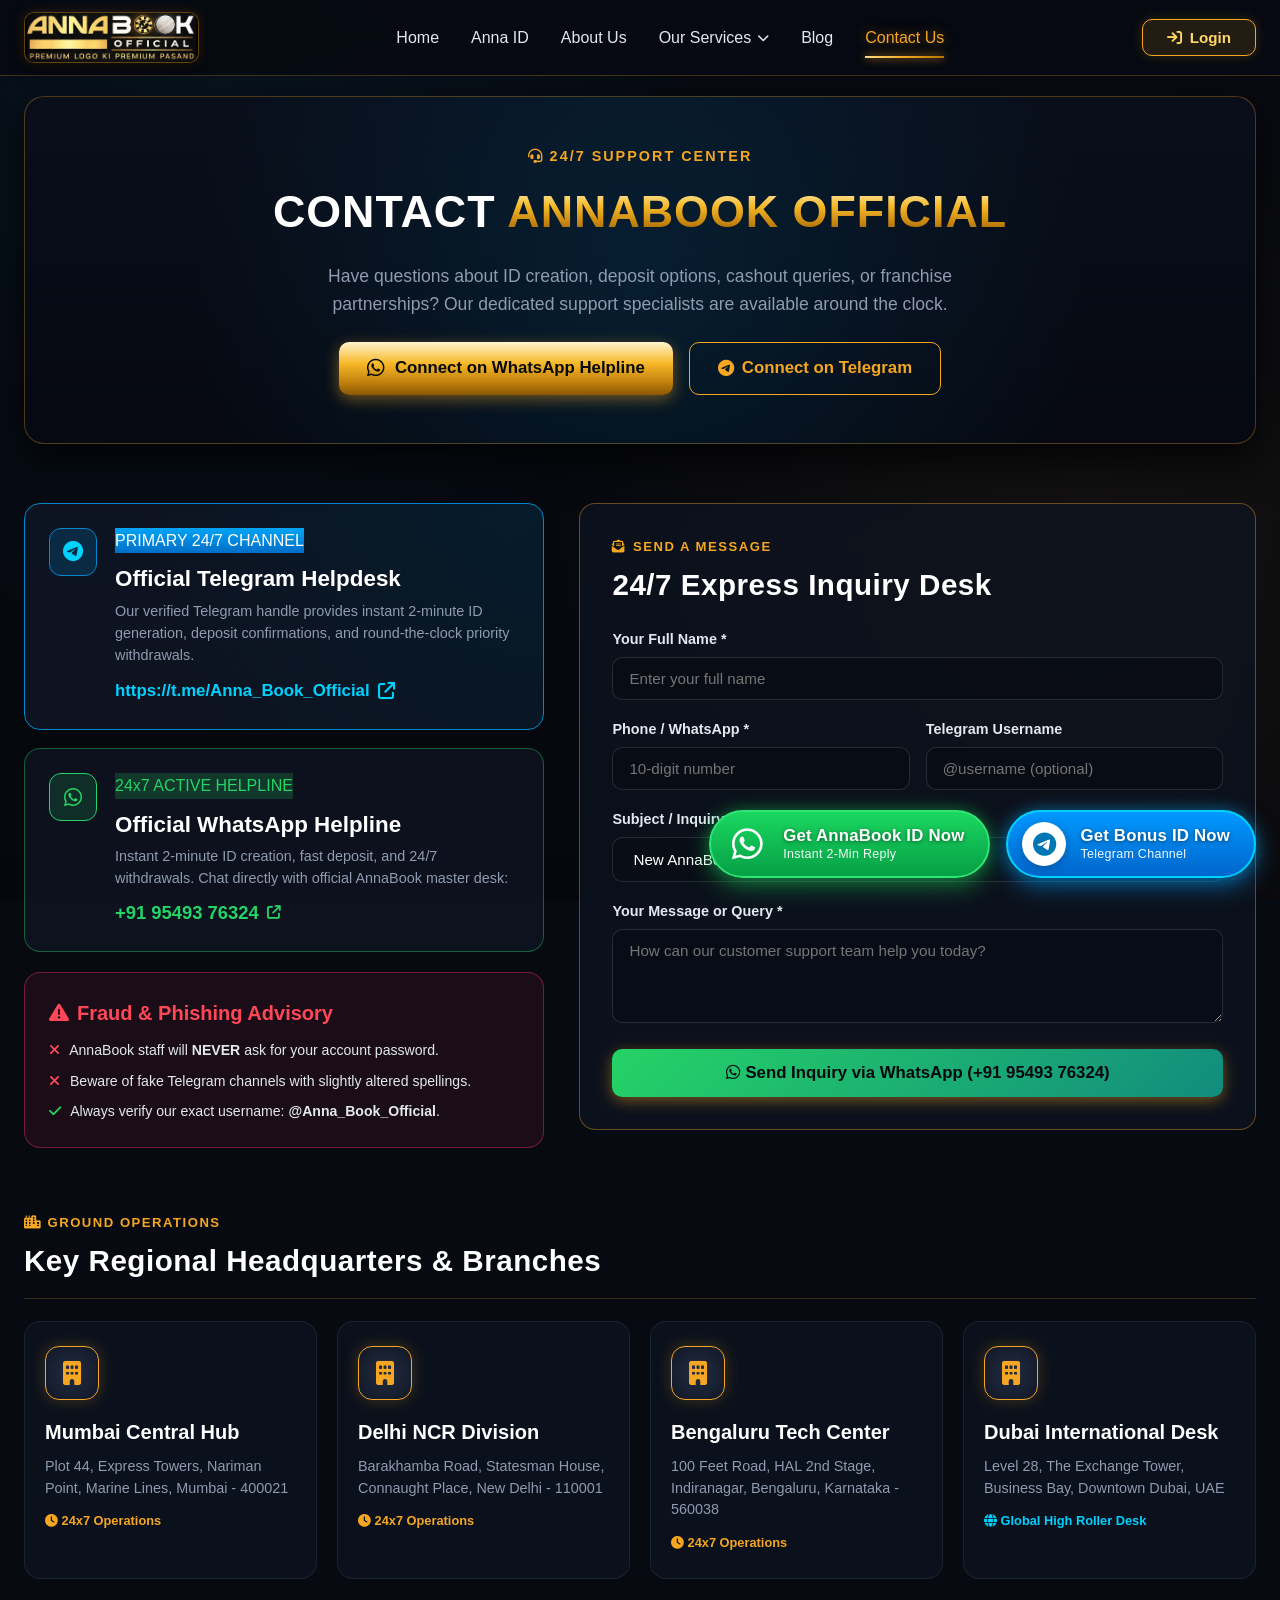
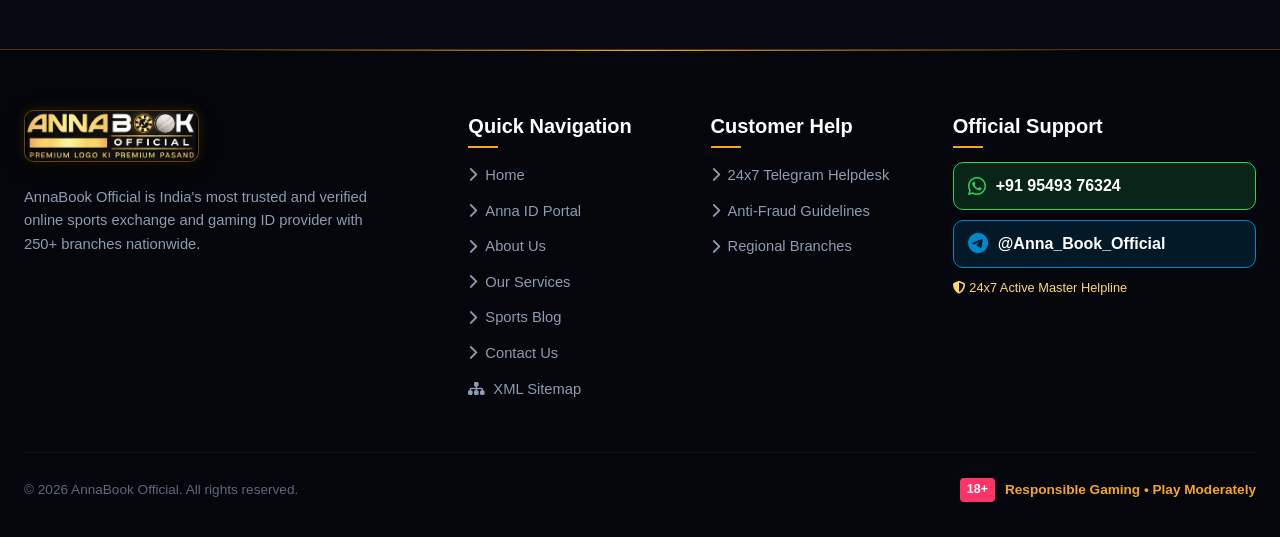
<file: contact.html>
<!DOCTYPE html>
<html lang="en">
<head>
  <meta charset="UTF-8">
  <meta name="viewport" content="width=device-width, initial-scale=1.0">

  <!-- Google Site Verification -->
  <meta name="google-site-verification" content="xmpyTTZXfbuptGgo01FB0DMobSkl-xZ4Iel7VUC1y-w" />

  <!-- Google Tag Manager -->
  <script async src="https://www.googletagmanager.com/gtm.js?id=GTM-MBR9K75V"></script>
  <script>
    window.dataLayer = window.dataLayer || [];
    function gtag(){dataLayer.push(arguments);}
    gtag('js', new Date());
  </script>

  <title>Contact Us - 24/7 Verified Customer Support &amp; Branches | AnnaBook Official</title>
  <meta name="description" content="Get in touch with AnnaBook Official. Connect via our verified Telegram @Anna_Book_Official, view branch office addresses across India, or submit an express inquiry.">
  <meta name="robots" content="index, follow, max-image-preview:large">
  <link rel="canonical" href="https://x1bet.ink/contact.html">
  <link rel="sitemap" type="application/xml" title="Sitemap" href="/sitemap.xml">

  <!-- Favicon -->
  <link rel="icon" type="image/png" href="assets/images/favicon.png">
  <link rel="shortcut icon" href="assets/images/favicon.png" type="image/png">
  <link rel="apple-touch-icon" href="assets/images/favicon.png">

  <!-- FontAwesome 6 Icons -->
  <link rel="stylesheet" href="https://cdnjs.cloudflare.com/ajax/libs/font-awesome/6.5.1/css/all.min.css">

  <!-- Core Theme Stylesheet -->
  <link rel="stylesheet" href="assets/css/style.css">
</head>
<body>

  <!-- Header Navigation Bar -->
  <header class="site-header">
    <div class="header-container">
      <!-- Animated Official Brand Logo -->
      <a href="/" class="brand-logo-animated" title="AnnaBook Official">
        <div class="logo-anim-container">
          <img src="assets/images/logo-base-clean.webp" alt="AnnaBook Official" class="logo-layer-base" width="180" height="42" decoding="async">
          <img src="assets/images/logo-icon-wheel.webp" alt="" class="logo-layer-wheel" width="36" height="36" decoding="async">
          <img src="assets/images/logo-cricket-ball.webp" alt="" class="logo-layer-ball" width="28" height="28" decoding="async">
          <div class="logo-layer-sweep"></div>
          <div class="logo-layer-shine"></div>
        </div>
      </a>

      <nav class="nav-menu">
        <a href="/" class="nav-link">Home</a>
        <a href="anna-id.html" class="nav-link">Anna ID</a>
        <a href="about.html" class="nav-link">About Us</a>
        <div class="nav-dropdown-wrapper">
          <a href="services.html" class="nav-link">
            Our Services <i class="fa-solid fa-chevron-down dropdown-arrow"></i>
          </a>
          <div class="dropdown-menu">
            <a href="services.html#cricket-id" class="dropdown-item"><i class="fa-solid fa-baseball-bat-ball"></i> Cricket ID Exchange</a>
            <a href="services.html#football-id" class="dropdown-item"><i class="fa-solid fa-futbol"></i> Football &amp; Soccer ID</a>
            <a href="services.html#casino-id" class="dropdown-item"><i class="fa-solid fa-dice"></i> Live Casino &amp; Teen Patti</a>
            <a href="services.html#slots" class="dropdown-item"><i class="fa-solid fa-gamepad"></i> Slot &amp; Crash Games</a>
            <a href="services.html#withdrawals" class="dropdown-item"><i class="fa-solid fa-money-bill-transfer"></i> 2-Min Instant Withdrawal</a>
            <a href="services.html#master-id" class="dropdown-item"><i class="fa-solid fa-crown"></i> VIP Master / Franchise ID</a>
          </div>
        </div>
        <a href="blog" class="nav-link">Blog</a>
        <a href="contact.html" class="nav-link active">Contact Us</a>
      </nav>

      <div class="header-actions">
        <button type="button" class="btn-header-login" onclick="openLoginModal()" title="Login to AnnaBook">
          <i class="fa-solid fa-arrow-right-to-bracket"></i> Login
        </button>
        <button class="mobile-nav-toggle" aria-label="Toggle navigation menu">
          <i class="fa-solid fa-bars"></i>
        </button>
      </div>
    </div>
  </header>

  <!-- Main Container -->
  <main class="main-layout-container full-width" style="max-width:1280px;">

    <!-- Hero Banner -->
    <div class="page-hero-banner">
      <div class="page-hero-tag"><i class="fa-solid fa-headset" style="color:var(--gold-primary);"></i> 24/7 SUPPORT CENTER</div>
      <h1 class="page-hero-title">Contact <span>AnnaBook Official</span></h1>
      <p class="page-hero-lead">
        Have questions about ID creation, deposit options, cashout queries, or franchise partnerships? Our dedicated support specialists are available around the clock.
      </p>
      <div style="display:flex; justify-content:center; gap:16px; flex-wrap:wrap;">
        <a href="https://wa.me/919549376324?text=hello%20AnnaBook%2C%20i%20want%20to%20get%20my%20betting%20ID%20now" target="_blank" rel="noopener noreferrer" class="btn-sidebar-get-id" style="padding:12px 28px; font-size:1.05rem; text-decoration:none; display:inline-flex; align-items:center; gap:10px;">
          <i class="fa-brands fa-whatsapp" style="font-size:1.25rem;"></i> Connect on WhatsApp Helpline
        </a>
        <a href="https://t.me/Anna_Book_Official" target="_blank" rel="noopener noreferrer" class="btn-sidebar-login" style="padding:12px 28px; font-size:1.05rem; text-decoration:none; display:inline-flex; align-items:center; gap:8px;">
          <i class="fa-brands fa-telegram"></i> Connect on Telegram
        </a>
      </div>
    </div>

    <!-- Official Communication Cards & Form Grid -->
    <div class="contact-grid">
      
      <!-- Left Column: Official Contact Channels & Security -->
      <div>
        <!-- Telegram Card -->
        <div class="contact-card-box" style="border-color:var(--telegram-blue); background:radial-gradient(circle at top right, rgba(0,136,204,0.15) 0%, rgba(14,20,34,0.9) 70%);">
          <div class="contact-icon-wrap" style="background:rgba(0,136,204,0.2); border-color:var(--telegram-blue); color:var(--blue-neon);">
            <i class="fa-brands fa-telegram"></i>
          </div>
          <div>
            <span class="ticker-badge" style="background:var(--telegram-gradient); color:#fff; margin-bottom:8px; display:inline-block;">PRIMARY 24/7 CHANNEL</span>
            <h3 style="font-family:var(--font-heading); font-size:1.4rem; color:#fff; margin-bottom:4px;">Official Telegram Helpdesk</h3>
            <p style="color:var(--text-muted); font-size:0.9rem; margin-bottom:12px; line-height:1.5;">
              Our verified Telegram handle provides instant 2-minute ID generation, deposit confirmations, and round-the-clock priority withdrawals.
            </p>
            <a href="https://t.me/Anna_Book_Official" target="_blank" rel="noopener noreferrer" style="color:var(--blue-neon); font-weight:800; font-size:1.05rem; display:inline-flex; align-items:center; gap:8px;">
              <span>https://t.me/Anna_Book_Official</span> <i class="fa-solid fa-arrow-up-right-from-square"></i>
            </a>
          </div>
        </div>

        <!-- WhatsApp Active Support Card -->
        <a href="https://wa.me/919549376324?text=hello%20AnnaBook%2C%20i%20want%20to%20get%20my%20betting%20ID%20now" target="_blank" rel="noopener noreferrer" class="contact-card-box" style="border-color:rgba(37,211,102,0.4); text-decoration:none;">
          <div class="contact-icon-wrap" style="background:rgba(37,211,102,0.15); border-color:var(--whatsapp-green); color:var(--whatsapp-green);">
            <i class="fa-brands fa-whatsapp"></i>
          </div>
          <div>
            <span class="ticker-badge" style="background:rgba(37,211,102,0.2); color:var(--whatsapp-green); margin-bottom:8px; display:inline-block;">24x7 ACTIVE HELPLINE</span>
            <h3 style="font-family:var(--font-heading); font-size:1.4rem; color:#fff; margin-bottom:4px;">Official WhatsApp Helpline</h3>
            <p style="color:var(--text-muted); font-size:0.9rem; margin-bottom:8px; line-height:1.5;">
              Instant 2-minute ID creation, fast deposit, and 24/7 withdrawals. Chat directly with official AnnaBook master desk:
            </p>
            <div style="color:var(--whatsapp-green); font-weight:800; font-size:1.15rem; display:inline-flex; align-items:center; gap:8px;">
              <span>+91 95493 76324</span> <i class="fa-solid fa-arrow-up-right-from-square" style="font-size:0.85rem;"></i>
            </div>
          </div>
        </a>

        <!-- Security Warning Box -->
        <div style="background:rgba(255,51,102,0.08); border:1.5px solid rgba(255,51,102,0.4); border-radius:16px; padding:24px; margin-top:20px;">
          <h4 style="color:#ff4757; font-family:var(--font-heading); font-size:1.25rem; margin-bottom:10px; display:flex; align-items:center; gap:8px;">
            <i class="fa-solid fa-triangle-exclamation"></i> Fraud &amp; Phishing Advisory
          </h4>
          <ul style="color:var(--text-light); font-size:0.88rem; line-height:1.6; display:flex; flex-direction:column; gap:8px;">
            <li><i class="fa-solid fa-xmark" style="color:#ff4757; margin-right:6px;"></i> AnnaBook staff will <strong>NEVER</strong> ask for your account password.</li>
            <li><i class="fa-solid fa-xmark" style="color:#ff4757; margin-right:6px;"></i> Beware of fake Telegram channels with slightly altered spellings.</li>
            <li><i class="fa-solid fa-check" style="color:var(--whatsapp-green); margin-right:6px;"></i> Always verify our exact username: <strong>@Anna_Book_Official</strong>.</li>
          </ul>
        </div>
      </div>

      <!-- Right Column: Interactive Support Inquiry Form -->
      <div>
        <div class="trust-card" style="padding:32px; border-color:var(--gold-border);">
          <div class="section-title-wrap" style="margin-bottom:20px;">
            <span class="section-sub-tag"><i class="fa-solid fa-envelope-open-text"></i> Send a Message</span>
            <h2 class="section-main-heading" style="font-size:1.85rem;">24/7 Express Inquiry Desk</h2>
          </div>

          <form onsubmit="handleContactSubmit(event)">
            <div class="form-group">
              <label class="form-label">Your Full Name *</label>
              <input type="text" id="contactName" class="form-control" placeholder="Enter your full name" required>
            </div>
            
            <div style="display:grid; grid-template-columns:1fr 1fr; gap:16px;">
              <div class="form-group">
                <label class="form-label">Phone / WhatsApp *</label>
                <input type="text" id="contactPhone" class="form-control" placeholder="10-digit number" required>
              </div>
              <div class="form-group">
                <label class="form-label">Telegram Username</label>
                <input type="text" id="contactTelegram" class="form-control" placeholder="@username (optional)">
              </div>
            </div>

            <div class="form-group">
              <label class="form-label">Subject / Inquiry Type *</label>
              <select id="contactSubject" class="form-control" style="background:#090d16; color:#fff;" required>
                <option value="New AnnaBook ID Creation">New AnnaBook ID Creation</option>
                <option value="Deposit &amp; Payment Assistance">Deposit &amp; Payment Assistance</option>
                <option value="Withdrawal &amp; Cashout Query">Withdrawal &amp; Cashout Query</option>
                <option value="Master / Franchise Partnership">Master / Franchise Partnership</option>
                <option value="Technical or Login Issue">Technical or Login Issue</option>
              </select>
            </div>

            <div class="form-group">
              <label class="form-label">Your Message or Query *</label>
              <textarea id="contactMessage" class="form-control" rows="4" placeholder="How can our customer support team help you today?" required></textarea>
            </div>

            <button type="submit" class="btn-sidebar-get-id" style="width:100%; padding:14px; font-size:1.05rem; background:linear-gradient(135deg, #25D366 0%, #128C7E 100%);">
              <i class="fa-brands fa-whatsapp"></i> Send Inquiry via WhatsApp (+91 95493 76324)
            </button>
          </form>
        </div>
      </div>

    </div>

    <!-- Physical Branch Directory -->
    <section class="section-block">
      <div class="section-header-row">
        <div class="section-title-wrap">
          <span class="section-sub-tag"><i class="fa-solid fa-city"></i> Ground Operations</span>
          <h2 class="section-main-heading">Key Regional Headquarters &amp; Branches</h2>
        </div>
      </div>

      <div class="trust-features-grid" style="grid-template-columns:repeat(auto-fit, minmax(280px, 1fr));">
        <div class="trust-card">
          <div class="trust-icon-box"><i class="fa-solid fa-building"></i></div>
          <h3 class="trust-title">Mumbai Central Hub</h3>
          <p class="trust-desc" style="margin-bottom:8px;">
            Plot 44, Express Towers, Nariman Point, Marine Lines, Mumbai - 400021
          </p>
          <span style="font-size:0.8rem; color:var(--gold-primary); font-weight:700;"><i class="fa-solid fa-clock"></i> 24x7 Operations</span>
        </div>

        <div class="trust-card">
          <div class="trust-icon-box"><i class="fa-solid fa-building"></i></div>
          <h3 class="trust-title">Delhi NCR Division</h3>
          <p class="trust-desc" style="margin-bottom:8px;">
            Barakhamba Road, Statesman House, Connaught Place, New Delhi - 110001
          </p>
          <span style="font-size:0.8rem; color:var(--gold-primary); font-weight:700;"><i class="fa-solid fa-clock"></i> 24x7 Operations</span>
        </div>

        <div class="trust-card">
          <div class="trust-icon-box"><i class="fa-solid fa-building"></i></div>
          <h3 class="trust-title">Bengaluru Tech Center</h3>
          <p class="trust-desc" style="margin-bottom:8px;">
            100 Feet Road, HAL 2nd Stage, Indiranagar, Bengaluru, Karnataka - 560038
          </p>
          <span style="font-size:0.8rem; color:var(--gold-primary); font-weight:700;"><i class="fa-solid fa-clock"></i> 24x7 Operations</span>
        </div>

        <div class="trust-card">
          <div class="trust-icon-box"><i class="fa-solid fa-building"></i></div>
          <h3 class="trust-title">Dubai International Desk</h3>
          <p class="trust-desc" style="margin-bottom:8px;">
            Level 28, The Exchange Tower, Business Bay, Downtown Dubai, UAE
          </p>
          <span style="font-size:0.8rem; color:var(--blue-neon); font-weight:700;"><i class="fa-solid fa-globe"></i> Global High Roller Desk</span>
        </div>
      </div>
    </section>

  </main>

  <!-- Website Bottom Floating Action Dock (Exact Names Provided) -->
  <div class="bottom-floating-dock">
    <a href="https://wa.me/919549376324?text=hello%20AnnaBook%2C%20i%20want%20to%20get%20my%20betting%20ID%20now" target="_blank" rel="noopener noreferrer" class="dock-pill-btn whatsapp-pill" title="WhatsApp Support">
      <span class="dock-pill-icon"><i class="fa-brands fa-whatsapp"></i></span>
      <span class="dock-pill-text">
        <span class="dock-pill-title">Get AnnaBook ID Now</span>
        <span class="dock-pill-sub">Instant 2-Min Reply</span>
      </span>
    </a>

    <a href="https://t.me/Anna_Book_Official" target="_blank" rel="noopener noreferrer" class="dock-pill-btn telegram-pill" title="Join Official Telegram Channel">
      <span class="dock-pill-icon"><i class="fa-brands fa-telegram"></i></span>
      <span class="dock-pill-text">
        <span class="dock-pill-title">Get Bonus ID Now</span>
        <span class="dock-pill-sub">Telegram Channel</span>
      </span>
    </a>
  </div>

  <!-- WhatsApp Modal -->
  <div class="modal-backdrop" id="whatsappNoticeModal">
    <div class="modal-box">
      <button class="modal-close-btn modal-close-trigger"><i class="fa-solid fa-xmark"></i></button>
      <div class="wa-notice-icon" style="color:var(--whatsapp-green);"><i class="fa-brands fa-whatsapp"></i></div>
      <h3 style="font-family:var(--font-heading); font-size:1.8rem; color:#fff; text-align:center; margin-bottom:10px;">
        Official WhatsApp Helpline
      </h3>
      <p style="text-align:center; color:var(--text-muted); font-size:0.95rem; line-height:1.6; margin-bottom:20px;">
        Connect directly with AnnaBook Official on WhatsApp for <strong style="color:var(--gold-light);">instant 2-minute ID creation, deposit, and 24/7 withdrawals</strong>!
      </p>
      <div style="background:rgba(37,211,102,0.12); border:1.5px solid var(--whatsapp-green); border-radius:14px; padding:16px; text-align:center; margin-bottom:20px;">
        <div style="font-size:0.85rem; color:var(--text-muted); margin-bottom:4px;">Official Verified WhatsApp Number:</div>
        <div style="font-family:var(--font-heading); font-size:1.5rem; font-weight:800; color:var(--whatsapp-green);">
          +91 95493 76324
        </div>
      </div>
      <a href="https://wa.me/919549376324?text=hello%20AnnaBook%2C%20i%20want%20to%20get%20my%20betting%20ID%20now" target="_blank" rel="noopener noreferrer" class="btn-sidebar-get-id" style="width:100%; text-decoration:none; display:flex; align-items:center; justify-content:center; gap:10px; font-size:1.05rem; background:linear-gradient(135deg, #25D366 0%, #128C7E 100%); margin-bottom:12px;">
        <i class="fa-brands fa-whatsapp" style="font-size:1.3rem;"></i> Connect on WhatsApp Now
      </a>
      <a href="https://t.me/Anna_Book_Official" target="_blank" rel="noopener noreferrer" style="display:flex; align-items:center; justify-content:center; gap:8px; color:var(--blue-neon); text-decoration:none; font-size:0.9rem; font-weight:700;">
        <i class="fa-brands fa-telegram"></i> Or Connect on Telegram Channel
      </a>
    </div>
  </div>

  <!-- Footer -->
  <footer class="site-footer">
    <div class="footer-container">
      <div class="footer-top-grid">
        <!-- Brand Col -->
        <div class="footer-brand-col">
          <a href="/" class="brand-logo-animated" title="AnnaBook Official">
            <div class="logo-anim-container">
              <img src="assets/images/logo-base-clean.webp" alt="AnnaBook Official" class="logo-layer-base" width="180" height="42" decoding="async">
              <img src="assets/images/logo-icon-wheel.webp" alt="" class="logo-layer-wheel" width="36" height="36" decoding="async">
              <img src="assets/images/logo-cricket-ball.webp" alt="" class="logo-layer-ball" width="28" height="28" decoding="async">
              <div class="logo-layer-sweep"></div>
              <div class="logo-layer-shine"></div>
            </div>
          </a>
          <p>
            AnnaBook Official is India's most trusted and verified online sports exchange and gaming ID provider with 250+ branches nationwide.
          </p>
        </div>
        <div>
          <h4 class="footer-heading">Quick Navigation</h4>
          <ul class="footer-links-list">
            <li><a href="/" class="footer-link"><i class="fa-solid fa-chevron-right"></i> Home</a></li>
            <li><a href="anna-id.html" class="footer-link"><i class="fa-solid fa-chevron-right"></i> Anna ID Portal</a></li>
            <li><a href="about.html" class="footer-link"><i class="fa-solid fa-chevron-right"></i> About Us</a></li>
            <li><a href="services.html" class="footer-link"><i class="fa-solid fa-chevron-right"></i> Our Services</a></li>
            <li><a href="blog" class="footer-link"><i class="fa-solid fa-chevron-right"></i> Sports Blog</a></li>
            <li><a href="contact.html" class="footer-link"><i class="fa-solid fa-chevron-right"></i> Contact Us</a></li>
            <li><a href="sitemap.xml" class="footer-link" target="_blank"><i class="fa-solid fa-sitemap"></i> XML Sitemap</a></li>
          </ul>
        </div>
        <div>
          <h4 class="footer-heading">Customer Help</h4>
          <ul class="footer-links-list">
            <li><a href="contact.html" class="footer-link"><i class="fa-solid fa-chevron-right"></i> 24x7 Telegram Helpdesk</a></li>
            <li><a href="contact.html" class="footer-link"><i class="fa-solid fa-chevron-right"></i> Anti-Fraud Guidelines</a></li>
            <li><a href="contact.html" class="footer-link"><i class="fa-solid fa-chevron-right"></i> Regional Branches</a></li>
          </ul>
        </div>
        <div>
          <h4 class="footer-heading">Official Support</h4>
          <a href="https://wa.me/919549376324?text=hello%20AnnaBook%2C%20i%20want%20to%20get%20my%20betting%20ID%20now" target="_blank" rel="noopener noreferrer" style="display:flex; align-items:center; gap:10px; background:rgba(37,211,102,0.15); border:1px solid var(--whatsapp-green); padding:10px 14px; border-radius:10px; color:#fff; font-weight:700; margin-bottom:10px; text-decoration:none;">
            <i class="fa-brands fa-whatsapp" style="color:var(--whatsapp-green); font-size:1.3rem;"></i>
            <span>+91 95493 76324</span>
          </a>
          <a href="https://t.me/Anna_Book_Official" target="_blank" rel="noopener noreferrer" style="display:flex; align-items:center; gap:10px; background:rgba(0,136,204,0.15); border:1px solid var(--telegram-blue); padding:10px 14px; border-radius:10px; color:#fff; font-weight:700; margin-bottom:10px; text-decoration:none;">
            <i class="fa-brands fa-telegram" style="color:var(--telegram-blue); font-size:1.3rem;"></i>
            <span>@Anna_Book_Official</span>
          </a>
          <div style="font-size:0.8rem; color:var(--gold-light);">
            <i class="fa-solid fa-shield-halved"></i> 24x7 Active Master Helpline
          </div>
        </div>
      </div>
      <div class="footer-bottom-bar">
        <div>&copy; 2026 AnnaBook Official. All rights reserved.</div>
        <div class="footer-disclaimer-18">
          <span class="badge-18">18+</span>
          <span>Responsible Gaming • Play Moderately</span>
        </div>
      </div>
    </div>
  </footer>

  <!-- Login Modal -->
  <div class="modal-backdrop" id="loginModal">
    <div class="modal-box" style="max-width:440px;">
      <button class="modal-close-btn modal-close-trigger"><i class="fa-solid fa-xmark"></i></button>
      <div style="text-align:center; margin-bottom:24px;">
        <div class="logo-badge" style="display:inline-flex; margin-bottom:14px;">
          <div class="logo-text-top">
            <span class="logo-anna">ANNA</span>
            <span class="logo-book">BOOK</span>
          </div>
        </div>
        <h3 style="font-family:var(--font-heading); font-size:1.6rem; color:#fff;">Welcome to AnnaBook</h3>
        <p style="font-size:0.88rem; color:var(--text-muted);">Enter your ID credentials to enter the exchange</p>
      </div>

      <form onsubmit="handleLoginSubmit(event)">
        <div class="form-group">
          <label class="form-label">Client ID / Username</label>
          <input type="text" class="form-control" placeholder="e.g. ANNA98210" required>
        </div>
        <div class="form-group">
          <label class="form-label">Password</label>
          <input type="password" class="form-control" placeholder="••••••••" required>
        </div>
        <button type="submit" class="btn-sidebar-get-id" style="width:100%; margin-top:10px;">
          Login to Exchange
        </button>
      </form>

      <div style="margin-top:20px; text-align:center; font-size:0.85rem; color:var(--text-muted);">
        Don't have an ID yet? <a href="https://wa.me/919549376324?text=hello%20AnnaBook%2C%20i%20want%20to%20get%20my%20betting%20ID%20now" target="_blank" rel="noopener noreferrer" style="color:var(--gold-primary); font-weight:700;">Get Instant ID on WhatsApp</a>
      </div>
    </div>
  </div>

  <script src="assets/js/main.js" defer></script>
  <script>
    function handleContactSubmit(e) {
      e.preventDefault();
      const name = document.getElementById('contactName').value;
      const phone = document.getElementById('contactPhone').value;
      const telegram = document.getElementById('contactTelegram').value;
      const subject = document.getElementById('contactSubject').value;
      const msg = document.getElementById('contactMessage').value;

      const fullMessage = `Inquiry from AnnaBook Website:\nName: ${name}\nPhone: ${phone}\nTelegram: ${telegram || 'N/A'}\nSubject: ${subject}\nMessage: ${msg}`;
      const encoded = encodeURIComponent(fullMessage);
      window.open(`https://wa.me/919549376324?text=${encoded}`, '_blank');
    }
  </script>
</body>
</html>
</file>
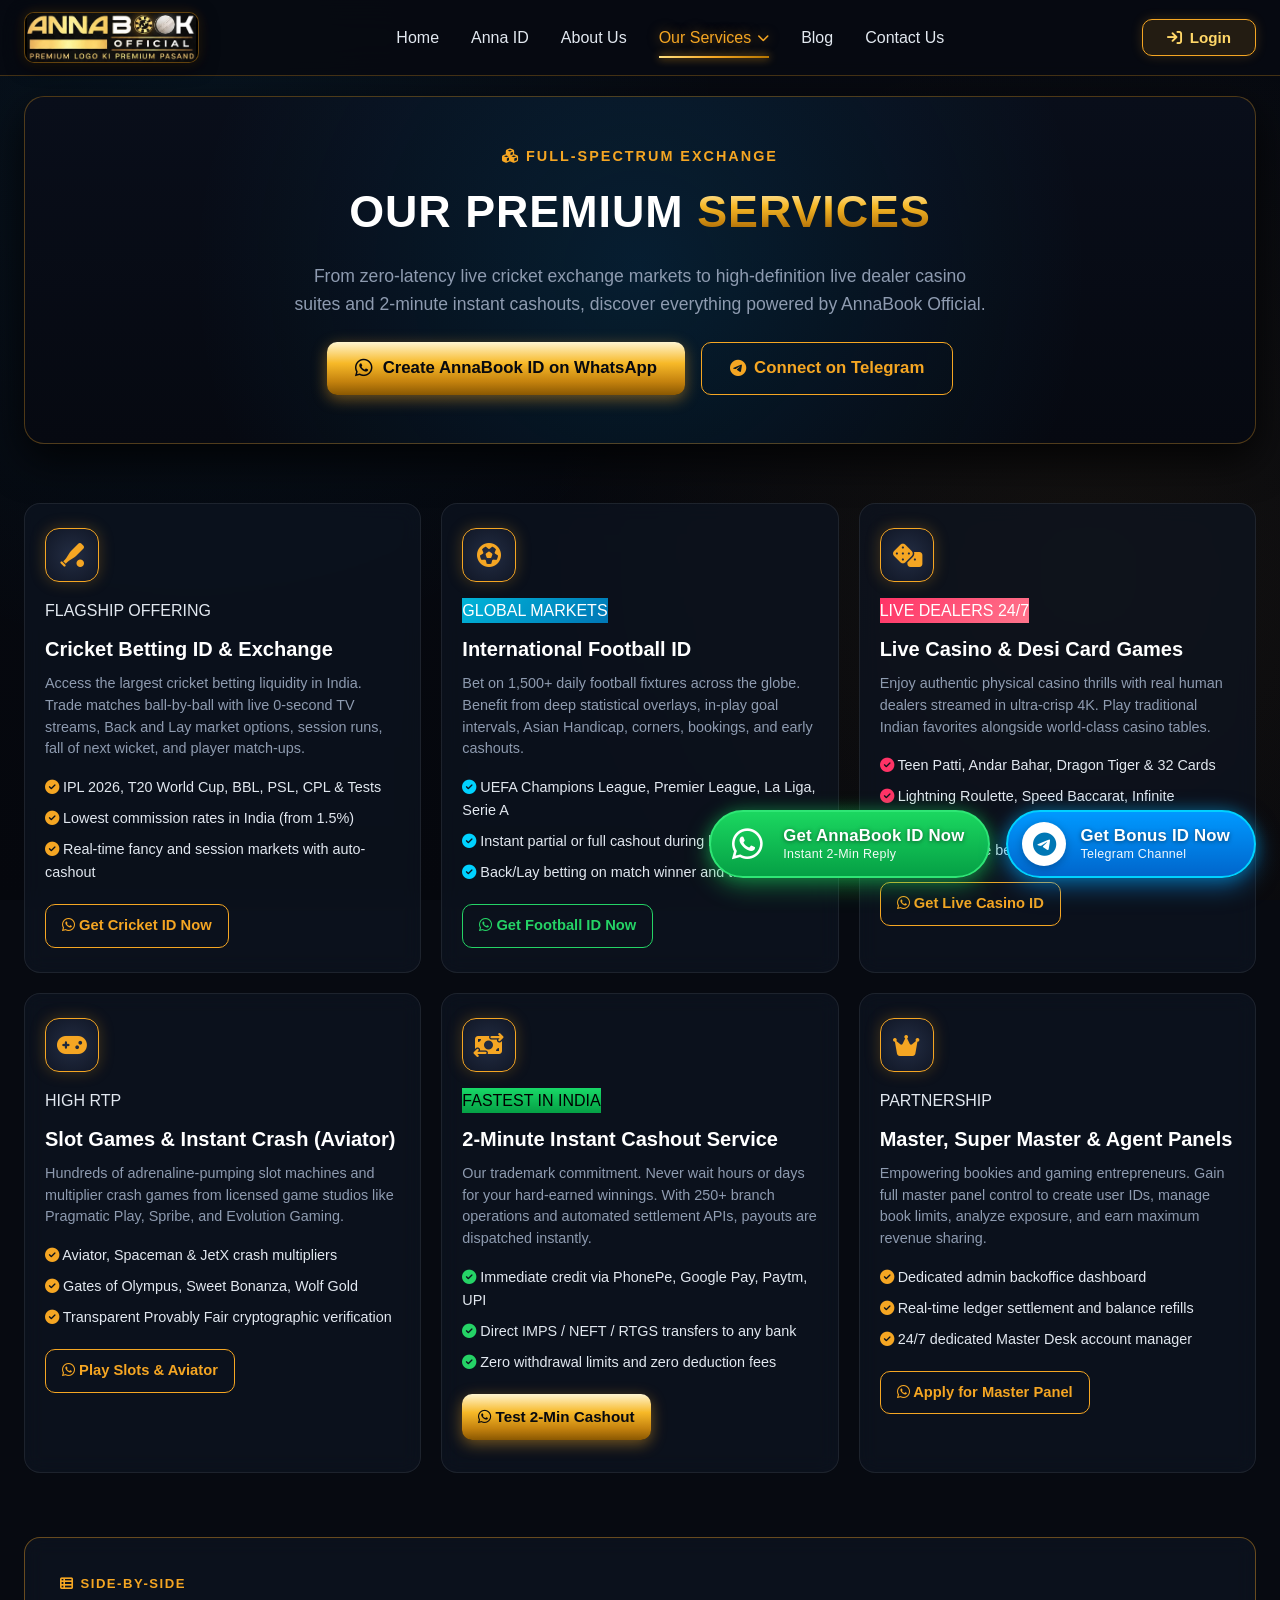
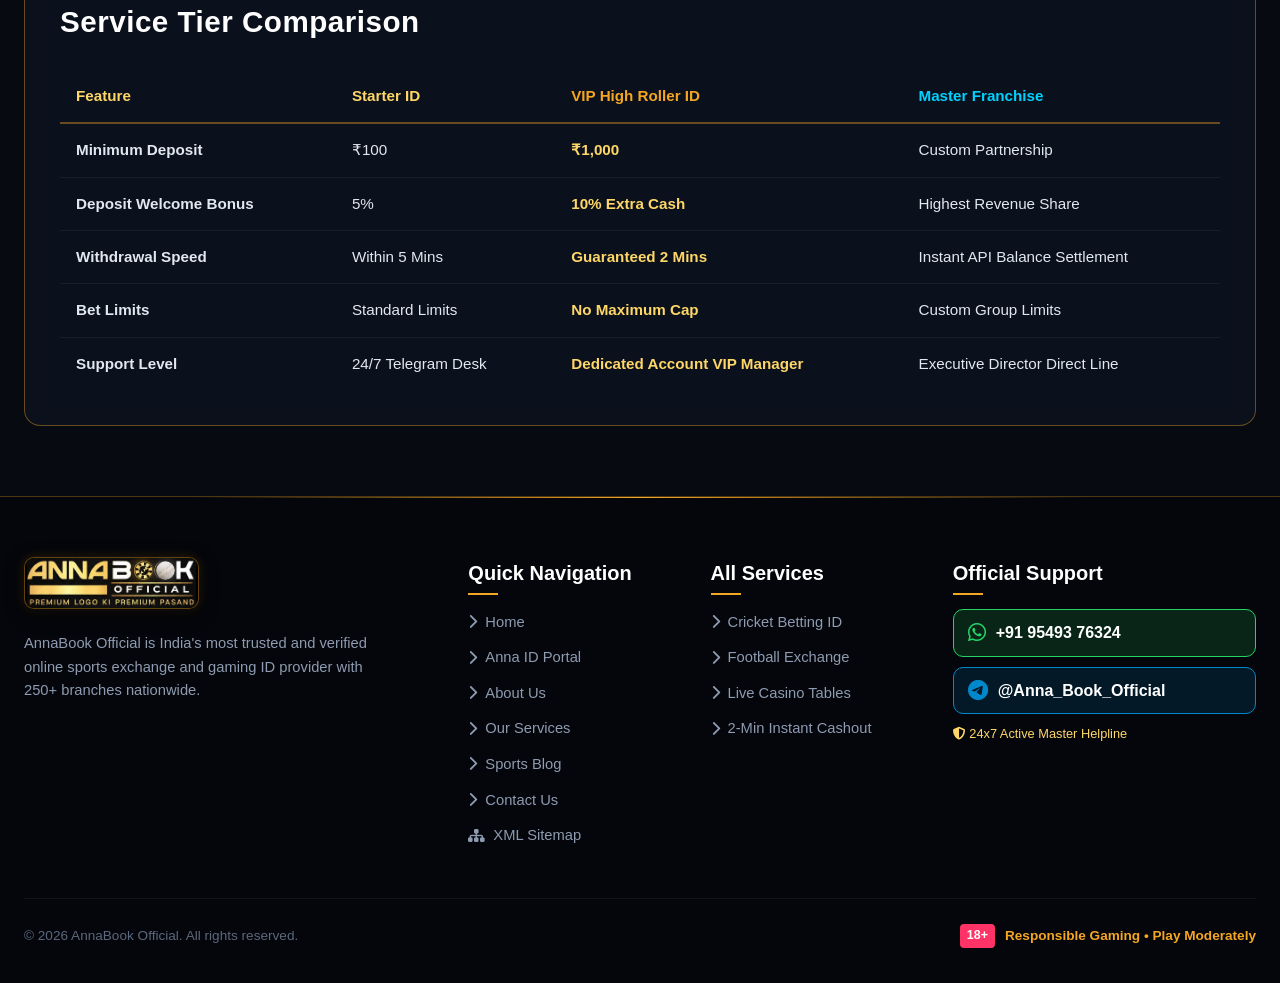
<file: services.html>
<!DOCTYPE html>
<html lang="en">
<head>
  <meta charset="UTF-8">
  <meta name="viewport" content="width=device-width, initial-scale=1.0">

  <!-- Google Site Verification -->
  <meta name="google-site-verification" content="xmpyTTZXfbuptGgo01FB0DMobSkl-xZ4Iel7VUC1y-w" />

  <!-- Google Tag Manager -->
  <script async src="https://www.googletagmanager.com/gtm.js?id=GTM-MBR9K75V"></script>
  <script>
    window.dataLayer = window.dataLayer || [];
    function gtag(){dataLayer.push(arguments);}
    gtag('js', new Date());
  </script>

  <title>Our Services - Cricket, Football, Live Casino &amp; Master Exchange IDs | AnnaBook Official</title>
  <meta name="description" content="Explore AnnaBook Official's comprehensive sports and gaming services: Cricket ID, Football Exchange, Live Casino, Slots, 2-Minute Cashouts, and VIP Master Panels.">
  <meta name="robots" content="index, follow, max-image-preview:large">
  <link rel="canonical" href="https://x1bet.ink/services.html">
  <link rel="sitemap" type="application/xml" title="Sitemap" href="/sitemap.xml">

  <!-- Favicon -->
  <link rel="icon" type="image/png" href="assets/images/favicon.png">
  <link rel="shortcut icon" href="assets/images/favicon.png" type="image/png">
  <link rel="apple-touch-icon" href="assets/images/favicon.png">

  <!-- FontAwesome 6 Icons -->
  <link rel="stylesheet" href="https://cdnjs.cloudflare.com/ajax/libs/font-awesome/6.5.1/css/all.min.css">

  <!-- Core Theme Stylesheet -->
  <link rel="stylesheet" href="assets/css/style.css">
</head>
<body>

  <!-- Header Navigation Bar -->
  <header class="site-header">
    <div class="header-container">
      <!-- Animated Official Brand Logo -->
      <a href="/" class="brand-logo-animated" title="AnnaBook Official">
        <div class="logo-anim-container">
          <img src="assets/images/logo-base-clean.webp" alt="AnnaBook Official" class="logo-layer-base" width="180" height="42" decoding="async">
          <img src="assets/images/logo-icon-wheel.webp" alt="" class="logo-layer-wheel" width="36" height="36" decoding="async">
          <img src="assets/images/logo-cricket-ball.webp" alt="" class="logo-layer-ball" width="28" height="28" decoding="async">
          <div class="logo-layer-sweep"></div>
          <div class="logo-layer-shine"></div>
        </div>
      </a>

      <nav class="nav-menu">
        <a href="/" class="nav-link">Home</a>
        <a href="anna-id.html" class="nav-link">Anna ID</a>
        <a href="about.html" class="nav-link">About Us</a>
        <div class="nav-dropdown-wrapper">
          <a href="services.html" class="nav-link active">
            Our Services <i class="fa-solid fa-chevron-down dropdown-arrow"></i>
          </a>
          <div class="dropdown-menu">
            <a href="services.html#cricket-id" class="dropdown-item"><i class="fa-solid fa-baseball-bat-ball"></i> Cricket ID Exchange</a>
            <a href="services.html#football-id" class="dropdown-item"><i class="fa-solid fa-futbol"></i> Football &amp; Soccer ID</a>
            <a href="services.html#casino-id" class="dropdown-item"><i class="fa-solid fa-dice"></i> Live Casino &amp; Teen Patti</a>
            <a href="services.html#slots" class="dropdown-item"><i class="fa-solid fa-gamepad"></i> Slot &amp; Crash Games</a>
            <a href="services.html#withdrawals" class="dropdown-item"><i class="fa-solid fa-money-bill-transfer"></i> 2-Min Instant Withdrawal</a>
            <a href="services.html#master-id" class="dropdown-item"><i class="fa-solid fa-crown"></i> VIP Master / Franchise ID</a>
          </div>
        </div>
        <a href="blog" class="nav-link">Blog</a>
        <a href="contact.html" class="nav-link">Contact Us</a>
      </nav>

      <div class="header-actions">
        <button type="button" class="btn-header-login" onclick="openLoginModal()" title="Login to AnnaBook">
          <i class="fa-solid fa-arrow-right-to-bracket"></i> Login
        </button>
        <button class="mobile-nav-toggle" aria-label="Toggle navigation menu">
          <i class="fa-solid fa-bars"></i>
        </button>
      </div>
    </div>
  </header>

  <!-- Main Container -->
  <main class="main-layout-container full-width" style="max-width:1280px;">

    <!-- Hero Banner -->
    <div class="page-hero-banner">
      <div class="page-hero-tag"><i class="fa-solid fa-cubes" style="color:var(--gold-primary);"></i> FULL-SPECTRUM EXCHANGE</div>
      <h1 class="page-hero-title">Our Premium <span>Services</span></h1>
      <p class="page-hero-lead">
        From zero-latency live cricket exchange markets to high-definition live dealer casino suites and 2-minute instant cashouts, discover everything powered by AnnaBook Official.
      </p>
      <div style="display:flex; justify-content:center; gap:16px; flex-wrap:wrap;">
        <a href="https://wa.me/919549376324?text=hello%20AnnaBook%2C%20i%20want%20to%20get%20my%20betting%20ID%20now" target="_blank" rel="noopener noreferrer" class="btn-sidebar-get-id" style="padding:12px 28px; font-size:1.05rem; text-decoration:none; display:inline-flex; align-items:center; gap:10px;">
          <i class="fa-brands fa-whatsapp" style="font-size:1.25rem;"></i> Create AnnaBook ID on WhatsApp
        </a>
        <a href="https://t.me/Anna_Book_Official" target="_blank" rel="noopener noreferrer" class="btn-sidebar-login" style="padding:12px 28px; font-size:1.05rem; text-decoration:none; display:inline-flex; align-items:center; gap:8px;">
          <i class="fa-brands fa-telegram"></i> Connect on Telegram
        </a>
      </div>
    </div>

    <!-- Services Grid -->
    <div class="trust-features-grid" style="grid-template-columns:repeat(auto-fit, minmax(360px, 1fr));">
      
      <!-- Service 1: Cricket ID -->
      <div class="trust-card" id="cricket-id">
        <div class="trust-icon-box"><i class="fa-solid fa-baseball-bat-ball"></i></div>
        <span class="ticker-badge" style="margin-bottom:10px; display:inline-block;">FLAGSHIP OFFERING</span>
        <h3 class="trust-title">Cricket Betting ID &amp; Exchange</h3>
        <p class="trust-desc" style="margin-bottom:16px;">
          Access the largest cricket betting liquidity in India. Trade matches ball-by-ball with live 0-second TV streams, Back and Lay market options, session runs, fall of next wicket, and player match-ups.
        </p>
        <ul style="color:var(--text-light); font-size:0.9rem; display:flex; flex-direction:column; gap:8px; margin-bottom:20px;">
          <li><i class="fa-solid fa-circle-check" style="color:var(--gold-primary);"></i> IPL 2026, T20 World Cup, BBL, PSL, CPL &amp; Tests</li>
          <li><i class="fa-solid fa-circle-check" style="color:var(--gold-primary);"></i> Lowest commission rates in India (from 1.5%)</li>
          <li><i class="fa-solid fa-circle-check" style="color:var(--gold-primary);"></i> Real-time fancy and session markets with auto-cashout</li>
        </ul>
        <a href="https://wa.me/919549376324?text=hello%20AnnaBook%2C%20i%20want%20to%20get%20my%20betting%20ID%20now" target="_blank" rel="noopener noreferrer" class="btn-sidebar-login" style="display:inline-block; text-align:center; text-decoration:none;">
          <i class="fa-brands fa-whatsapp"></i> Get Cricket ID Now
        </a>
      </div>

      <!-- Service 2: Football Exchange -->
      <div class="trust-card" id="football-id">
        <div class="trust-icon-box"><i class="fa-solid fa-futbol"></i></div>
        <span class="ticker-badge" style="margin-bottom:10px; display:inline-block; background:var(--blue-gradient); color:#fff;">GLOBAL MARKETS</span>
        <h3 class="trust-title">International Football ID</h3>
        <p class="trust-desc" style="margin-bottom:16px;">
          Bet on 1,500+ daily football fixtures across the globe. Benefit from deep statistical overlays, in-play goal intervals, Asian Handicap, corners, bookings, and early cashouts.
        </p>
        <ul style="color:var(--text-light); font-size:0.9rem; display:flex; flex-direction:column; gap:8px; margin-bottom:20px;">
          <li><i class="fa-solid fa-circle-check" style="color:var(--blue-neon);"></i> UEFA Champions League, Premier League, La Liga, Serie A</li>
          <li><i class="fa-solid fa-circle-check" style="color:var(--blue-neon);"></i> Instant partial or full cashout during live play</li>
          <li><i class="fa-solid fa-circle-check" style="color:var(--blue-neon);"></i> Back/Lay betting on match winner and totals</li>
        </ul>
        <a href="https://wa.me/919549376324?text=hello%20AnnaBook%2C%20i%20want%20to%20get%20my%20betting%20ID%20now" target="_blank" rel="noopener noreferrer" class="btn-sidebar-login" style="display:inline-block; text-align:center; border-color:var(--whatsapp-green); color:var(--whatsapp-green); text-decoration:none;">
          <i class="fa-brands fa-whatsapp"></i> Get Football ID Now
        </a>
      </div>

      <!-- Service 3: Live Casino & Indian Cards -->
      <div class="trust-card" id="casino-id">
        <div class="trust-icon-box"><i class="fa-solid fa-dice"></i></div>
        <span class="ticker-badge" style="margin-bottom:10px; display:inline-block; background:linear-gradient(135deg,#ff3366,#ff758c); color:#fff;">LIVE DEALERS 24/7</span>
        <h3 class="trust-title">Live Casino &amp; Desi Card Games</h3>
        <p class="trust-desc" style="margin-bottom:16px;">
          Enjoy authentic physical casino thrills with real human dealers streamed in ultra-crisp 4K. Play traditional Indian favorites alongside world-class casino tables.
        </p>
        <ul style="color:var(--text-light); font-size:0.9rem; display:flex; flex-direction:column; gap:8px; margin-bottom:20px;">
          <li><i class="fa-solid fa-circle-check" style="color:#ff3366;"></i> Teen Patti, Andar Bahar, Dragon Tiger &amp; 32 Cards</li>
          <li><i class="fa-solid fa-circle-check" style="color:#ff3366;"></i> Lightning Roulette, Speed Baccarat, Infinite Blackjack</li>
          <li><i class="fa-solid fa-circle-check" style="color:#ff3366;"></i> Minimum table bets starting from ₹50</li>
        </ul>
        <a href="https://wa.me/919549376324?text=hello%20AnnaBook%2C%20i%20want%20to%20get%20my%20betting%20ID%20now" target="_blank" rel="noopener noreferrer" class="btn-sidebar-login" style="display:inline-block; text-align:center; text-decoration:none;">
          <i class="fa-brands fa-whatsapp"></i> Get Live Casino ID
        </a>
      </div>

      <!-- Service 4: Slot Games & Crash Games -->
      <div class="trust-card" id="slots">
        <div class="trust-icon-box"><i class="fa-solid fa-gamepad"></i></div>
        <span class="ticker-badge" style="margin-bottom:10px; display:inline-block;">HIGH RTP</span>
        <h3 class="trust-title">Slot Games &amp; Instant Crash (Aviator)</h3>
        <p class="trust-desc" style="margin-bottom:16px;">
          Hundreds of adrenaline-pumping slot machines and multiplier crash games from licensed game studios like Pragmatic Play, Spribe, and Evolution Gaming.
        </p>
        <ul style="color:var(--text-light); font-size:0.9rem; display:flex; flex-direction:column; gap:8px; margin-bottom:20px;">
          <li><i class="fa-solid fa-circle-check" style="color:var(--gold-primary);"></i> Aviator, Spaceman &amp; JetX crash multipliers</li>
          <li><i class="fa-solid fa-circle-check" style="color:var(--gold-primary);"></i> Gates of Olympus, Sweet Bonanza, Wolf Gold</li>
          <li><i class="fa-solid fa-circle-check" style="color:var(--gold-primary);"></i> Transparent Provably Fair cryptographic verification</li>
        </ul>
        <a href="https://wa.me/919549376324?text=hello%20AnnaBook%2C%20i%20want%20to%20get%20my%20betting%20ID%20now" target="_blank" rel="noopener noreferrer" class="btn-sidebar-login" style="display:inline-block; text-align:center; text-decoration:none;">
          <i class="fa-brands fa-whatsapp"></i> Play Slots &amp; Aviator
        </a>
      </div>

      <!-- Service 5: 2-Minute Instant Withdrawal -->
      <div class="trust-card" id="withdrawals">
        <div class="trust-icon-box"><i class="fa-solid fa-money-bill-transfer"></i></div>
        <span class="ticker-badge" style="margin-bottom:10px; display:inline-block; background:var(--whatsapp-gradient); color:#000;">FASTEST IN INDIA</span>
        <h3 class="trust-title">2-Minute Instant Cashout Service</h3>
        <p class="trust-desc" style="margin-bottom:16px;">
          Our trademark commitment. Never wait hours or days for your hard-earned winnings. With 250+ branch operations and automated settlement APIs, payouts are dispatched instantly.
        </p>
        <ul style="color:var(--text-light); font-size:0.9rem; display:flex; flex-direction:column; gap:8px; margin-bottom:20px;">
          <li><i class="fa-solid fa-circle-check" style="color:var(--whatsapp-green);"></i> Immediate credit via PhonePe, Google Pay, Paytm, UPI</li>
          <li><i class="fa-solid fa-circle-check" style="color:var(--whatsapp-green);"></i> Direct IMPS / NEFT / RTGS transfers to any bank</li>
          <li><i class="fa-solid fa-circle-check" style="color:var(--whatsapp-green);"></i> Zero withdrawal limits and zero deduction fees</li>
        </ul>
        <a href="https://wa.me/919549376324?text=hello%20AnnaBook%2C%20i%20want%20to%20get%20my%20betting%20ID%20now" target="_blank" rel="noopener noreferrer" class="btn-sidebar-get-id" style="display:inline-block; text-align:center; text-decoration:none;">
          <i class="fa-brands fa-whatsapp"></i> Test 2-Min Cashout
        </a>
      </div>

      <!-- Service 6: Master & Franchise IDs -->
      <div class="trust-card" id="master-id">
        <div class="trust-icon-box"><i class="fa-solid fa-crown"></i></div>
        <span class="ticker-badge" style="margin-bottom:10px; display:inline-block;">PARTNERSHIP</span>
        <h3 class="trust-title">Master, Super Master &amp; Agent Panels</h3>
        <p class="trust-desc" style="margin-bottom:16px;">
          Empowering bookies and gaming entrepreneurs. Gain full master panel control to create user IDs, manage book limits, analyze exposure, and earn maximum revenue sharing.
        </p>
        <ul style="color:var(--text-light); font-size:0.9rem; display:flex; flex-direction:column; gap:8px; margin-bottom:20px;">
          <li><i class="fa-solid fa-circle-check" style="color:var(--gold-primary);"></i> Dedicated admin backoffice dashboard</li>
          <li><i class="fa-solid fa-circle-check" style="color:var(--gold-primary);"></i> Real-time ledger settlement and balance refills</li>
          <li><i class="fa-solid fa-circle-check" style="color:var(--gold-primary);"></i> 24/7 dedicated Master Desk account manager</li>
        </ul>
        <a href="https://wa.me/919549376324?text=hello%20AnnaBook%2C%20i%20want%20to%20get%20my%20betting%20ID%20now" target="_blank" rel="noopener noreferrer" class="btn-sidebar-login" style="display:inline-block; text-align:center; text-decoration:none;">
          <i class="fa-brands fa-whatsapp"></i> Apply for Master Panel
        </a>
      </div>

    </div>

    <!-- Service Comparison Table -->
    <section class="section-block">
      <div class="trust-card" style="padding:35px; border-color:var(--gold-border);">
        <div class="section-title-wrap" style="margin-bottom:25px;">
          <span class="section-sub-tag"><i class="fa-solid fa-table-list"></i> Side-by-Side</span>
          <h2 class="section-main-heading">Service Tier Comparison</h2>
        </div>

        <div style="overflow-x:auto;">
          <table style="width:100%; border-collapse:collapse; text-align:left; font-size:0.95rem;">
            <thead>
              <tr style="border-bottom:2px solid rgba(245,166,35,0.4); color:var(--gold-light);">
                <th style="padding:14px 16px;">Feature</th>
                <th style="padding:14px 16px;">Starter ID</th>
                <th style="padding:14px 16px; color:var(--gold-primary);">VIP High Roller ID</th>
                <th style="padding:14px 16px; color:var(--blue-neon);">Master Franchise</th>
              </tr>
            </thead>
            <tbody style="color:var(--text-light);">
              <tr style="border-bottom:1px solid rgba(255,255,255,0.06);">
                <td style="padding:14px 16px; font-weight:600;">Minimum Deposit</td>
                <td style="padding:14px 16px;">₹100</td>
                <td style="padding:14px 16px; color:var(--gold-light); font-weight:700;">₹1,000</td>
                <td style="padding:14px 16px;">Custom Partnership</td>
              </tr>
              <tr style="border-bottom:1px solid rgba(255,255,255,0.06);">
                <td style="padding:14px 16px; font-weight:600;">Deposit Welcome Bonus</td>
                <td style="padding:14px 16px;">5%</td>
                <td style="padding:14px 16px; color:var(--gold-light); font-weight:700;">10% Extra Cash</td>
                <td style="padding:14px 16px;">Highest Revenue Share</td>
              </tr>
              <tr style="border-bottom:1px solid rgba(255,255,255,0.06);">
                <td style="padding:14px 16px; font-weight:600;">Withdrawal Speed</td>
                <td style="padding:14px 16px;">Within 5 Mins</td>
                <td style="padding:14px 16px; color:var(--gold-light); font-weight:700;">Guaranteed 2 Mins</td>
                <td style="padding:14px 16px;">Instant API Balance Settlement</td>
              </tr>
              <tr style="border-bottom:1px solid rgba(255,255,255,0.06);">
                <td style="padding:14px 16px; font-weight:600;">Bet Limits</td>
                <td style="padding:14px 16px;">Standard Limits</td>
                <td style="padding:14px 16px; color:var(--gold-light); font-weight:700;">No Maximum Cap</td>
                <td style="padding:14px 16px;">Custom Group Limits</td>
              </tr>
              <tr>
                <td style="padding:14px 16px; font-weight:600;">Support Level</td>
                <td style="padding:14px 16px;">24/7 Telegram Desk</td>
                <td style="padding:14px 16px; color:var(--gold-light); font-weight:700;">Dedicated Account VIP Manager</td>
                <td style="padding:14px 16px;">Executive Director Direct Line</td>
              </tr>
            </tbody>
          </table>
        </div>
      </div>
    </section>

  </main>

  <!-- Website Bottom Floating Action Dock (Exact Names Provided) -->
  <div class="bottom-floating-dock">
    <a href="https://wa.me/919549376324?text=hello%20AnnaBook%2C%20i%20want%20to%20get%20my%20betting%20ID%20now" target="_blank" rel="noopener noreferrer" class="dock-pill-btn whatsapp-pill" title="WhatsApp Support">
      <span class="dock-pill-icon"><i class="fa-brands fa-whatsapp"></i></span>
      <span class="dock-pill-text">
        <span class="dock-pill-title">Get AnnaBook ID Now</span>
        <span class="dock-pill-sub">Instant 2-Min Reply</span>
      </span>
    </a>

    <a href="https://t.me/Anna_Book_Official" target="_blank" rel="noopener noreferrer" class="dock-pill-btn telegram-pill" title="Join Official Telegram Channel">
      <span class="dock-pill-icon"><i class="fa-brands fa-telegram"></i></span>
      <span class="dock-pill-text">
        <span class="dock-pill-title">Get Bonus ID Now</span>
        <span class="dock-pill-sub">Telegram Channel</span>
      </span>
    </a>
  </div>

  <!-- WhatsApp Modal -->
  <div class="modal-backdrop" id="whatsappNoticeModal">
    <div class="modal-box">
      <button class="modal-close-btn modal-close-trigger"><i class="fa-solid fa-xmark"></i></button>
      <div class="wa-notice-icon" style="color:var(--whatsapp-green);"><i class="fa-brands fa-whatsapp"></i></div>
      <h3 style="font-family:var(--font-heading); font-size:1.8rem; color:#fff; text-align:center; margin-bottom:10px;">
        Official WhatsApp Helpline
      </h3>
      <p style="text-align:center; color:var(--text-muted); font-size:0.95rem; line-height:1.6; margin-bottom:20px;">
        Connect directly with AnnaBook Official on WhatsApp for <strong style="color:var(--gold-light);">instant 2-minute ID creation, deposit, and 24/7 withdrawals</strong>!
      </p>
      <div style="background:rgba(37,211,102,0.12); border:1.5px solid var(--whatsapp-green); border-radius:14px; padding:16px; text-align:center; margin-bottom:20px;">
        <div style="font-size:0.85rem; color:var(--text-muted); margin-bottom:4px;">Official Verified WhatsApp Number:</div>
        <div style="font-family:var(--font-heading); font-size:1.5rem; font-weight:800; color:var(--whatsapp-green);">
          +91 95493 76324
        </div>
      </div>
      <a href="https://wa.me/919549376324?text=hello%20AnnaBook%2C%20i%20want%20to%20get%20my%20betting%20ID%20now" target="_blank" rel="noopener noreferrer" class="btn-sidebar-get-id" style="width:100%; text-decoration:none; display:flex; align-items:center; justify-content:center; gap:10px; font-size:1.05rem; background:linear-gradient(135deg, #25D366 0%, #128C7E 100%); margin-bottom:12px;">
        <i class="fa-brands fa-whatsapp" style="font-size:1.3rem;"></i> Connect on WhatsApp Now
      </a>
      <a href="https://t.me/Anna_Book_Official" target="_blank" rel="noopener noreferrer" style="display:flex; align-items:center; justify-content:center; gap:8px; color:var(--blue-neon); text-decoration:none; font-size:0.9rem; font-weight:700;">
        <i class="fa-brands fa-telegram"></i> Or Connect on Telegram Channel
      </a>
    </div>
  </div>

  <!-- Footer -->
  <footer class="site-footer">
    <div class="footer-container">
      <div class="footer-top-grid">
        <!-- Brand Col -->
        <div class="footer-brand-col">
          <a href="/" class="brand-logo-animated" title="AnnaBook Official">
            <div class="logo-anim-container">
              <img src="assets/images/logo-base-clean.webp" alt="AnnaBook Official" class="logo-layer-base" width="180" height="42" decoding="async">
              <img src="assets/images/logo-icon-wheel.webp" alt="" class="logo-layer-wheel" width="36" height="36" decoding="async">
              <img src="assets/images/logo-cricket-ball.webp" alt="" class="logo-layer-ball" width="28" height="28" decoding="async">
              <div class="logo-layer-sweep"></div>
              <div class="logo-layer-shine"></div>
            </div>
          </a>
          <p>
            AnnaBook Official is India's most trusted and verified online sports exchange and gaming ID provider with 250+ branches nationwide.
          </p>
        </div>
        <div>
          <h4 class="footer-heading">Quick Navigation</h4>
          <ul class="footer-links-list">
            <li><a href="/" class="footer-link"><i class="fa-solid fa-chevron-right"></i> Home</a></li>
            <li><a href="anna-id.html" class="footer-link"><i class="fa-solid fa-chevron-right"></i> Anna ID Portal</a></li>
            <li><a href="about.html" class="footer-link"><i class="fa-solid fa-chevron-right"></i> About Us</a></li>
            <li><a href="services.html" class="footer-link"><i class="fa-solid fa-chevron-right"></i> Our Services</a></li>
            <li><a href="blog" class="footer-link"><i class="fa-solid fa-chevron-right"></i> Sports Blog</a></li>
            <li><a href="contact.html" class="footer-link"><i class="fa-solid fa-chevron-right"></i> Contact Us</a></li>
            <li><a href="sitemap.xml" class="footer-link" target="_blank"><i class="fa-solid fa-sitemap"></i> XML Sitemap</a></li>
          </ul>
        </div>
        <div>
          <h4 class="footer-heading">All Services</h4>
          <ul class="footer-links-list">
            <li><a href="services.html#cricket-id" class="footer-link"><i class="fa-solid fa-chevron-right"></i> Cricket Betting ID</a></li>
            <li><a href="services.html#football-id" class="footer-link"><i class="fa-solid fa-chevron-right"></i> Football Exchange</a></li>
            <li><a href="services.html#casino-id" class="footer-link"><i class="fa-solid fa-chevron-right"></i> Live Casino Tables</a></li>
            <li><a href="services.html#withdrawals" class="footer-link"><i class="fa-solid fa-chevron-right"></i> 2-Min Instant Cashout</a></li>
          </ul>
        </div>
        <div>
          <h4 class="footer-heading">Official Support</h4>
          <a href="https://wa.me/919549376324?text=hello%20AnnaBook%2C%20i%20want%20to%20get%20my%20betting%20ID%20now" target="_blank" rel="noopener noreferrer" style="display:flex; align-items:center; gap:10px; background:rgba(37,211,102,0.15); border:1px solid var(--whatsapp-green); padding:10px 14px; border-radius:10px; color:#fff; font-weight:700; margin-bottom:10px; text-decoration:none;">
            <i class="fa-brands fa-whatsapp" style="color:var(--whatsapp-green); font-size:1.3rem;"></i>
            <span>+91 95493 76324</span>
          </a>
          <a href="https://t.me/Anna_Book_Official" target="_blank" rel="noopener noreferrer" style="display:flex; align-items:center; gap:10px; background:rgba(0,136,204,0.15); border:1px solid var(--telegram-blue); padding:10px 14px; border-radius:10px; color:#fff; font-weight:700; margin-bottom:10px; text-decoration:none;">
            <i class="fa-brands fa-telegram" style="color:var(--telegram-blue); font-size:1.3rem;"></i>
            <span>@Anna_Book_Official</span>
          </a>
          <div style="font-size:0.8rem; color:var(--gold-light);">
            <i class="fa-solid fa-shield-halved"></i> 24x7 Active Master Helpline
          </div>
        </div>
      </div>
      <div class="footer-bottom-bar">
        <div>&copy; 2026 AnnaBook Official. All rights reserved.</div>
        <div class="footer-disclaimer-18">
          <span class="badge-18">18+</span>
          <span>Responsible Gaming • Play Moderately</span>
        </div>
      </div>
    </div>
  </footer>

  <!-- Login Modal -->
  <div class="modal-backdrop" id="loginModal">
    <div class="modal-box" style="max-width:440px;">
      <button class="modal-close-btn modal-close-trigger"><i class="fa-solid fa-xmark"></i></button>
      <div style="text-align:center; margin-bottom:24px;">
        <div class="logo-badge" style="display:inline-flex; margin-bottom:14px;">
          <div class="logo-text-top">
            <span class="logo-anna">ANNA</span>
            <span class="logo-book">BOOK</span>
          </div>
        </div>
        <h3 style="font-family:var(--font-heading); font-size:1.6rem; color:#fff;">Welcome to AnnaBook</h3>
        <p style="font-size:0.88rem; color:var(--text-muted);">Enter your ID credentials to enter the exchange</p>
      </div>

      <form onsubmit="handleLoginSubmit(event)">
        <div class="form-group">
          <label class="form-label">Client ID / Username</label>
          <input type="text" class="form-control" placeholder="e.g. ANNA98210" required>
        </div>
        <div class="form-group">
          <label class="form-label">Password</label>
          <input type="password" class="form-control" placeholder="••••••••" required>
        </div>
        <button type="submit" class="btn-sidebar-get-id" style="width:100%; margin-top:10px;">
          Login to Exchange
        </button>
      </form>

      <div style="margin-top:20px; text-align:center; font-size:0.85rem; color:var(--text-muted);">
        Don't have an ID yet? <a href="https://wa.me/919549376324?text=hello%20AnnaBook%2C%20i%20want%20to%20get%20my%20betting%20ID%20now" target="_blank" rel="noopener noreferrer" style="color:var(--gold-primary); font-weight:700;">Get Instant ID on WhatsApp</a>
      </div>
    </div>
  </div>

  <script src="assets/js/main.js" defer></script>
</body>
</html>
</file>
<file: assets/css/style.css>
/* ==========================================================================
   ANNABOOK OFFICIAL - PREMIUM BLACK, GOLD & BLUE THEME STYLESHEET
   ========================================================================== */

/* --------------------------------------------------------------------------
   Global Variables & Root Config (Fonts loaded asynchronously in HTML head)
   -------------------------------------------------------------------------- */

:root {
  /* Colors */
  --bg-dark: #070a11;
  --bg-darker: #04060a;
  --bg-card: #0d121e;
  --bg-card-alt: #111726;
  --bg-glass: rgba(14, 20, 34, 0.82);
  --bg-glass-hover: rgba(22, 30, 48, 0.95);

  /* Gold Accents */
  --gold-primary: #f5a623;
  --gold-light: #ffd768;
  --gold-dark: #c4820e;
  --gold-gradient: linear-gradient(135deg, #ffe082 0%, #f5a623 50%, #b37400 100%);
  --gold-gradient-3d: linear-gradient(180deg, #fff5d0 0%, #f7b928 40%, #c4820e 75%, #8a5802 100%);
  --gold-glow: 0 0 25px rgba(245, 166, 35, 0.45);
  --gold-border: rgba(245, 166, 35, 0.4);
  --gold-border-glow: 0 0 15px rgba(245, 166, 35, 0.35);

  /* Blue Neon Accents */
  --blue-primary: #0088cc;
  --blue-neon: #00d2ff;
  --blue-dark: #091a2e;
  --blue-glow: 0 0 25px rgba(0, 210, 255, 0.4);
  --blue-gradient: linear-gradient(135deg, #00b4d8 0%, #0077b6 100%);

  /* Social / Brand Colors */
  --telegram-blue: #0088cc;
  --telegram-gradient: linear-gradient(180deg, #00a4f5 0%, #006ec7 100%);
  --whatsapp-green: #25d366;
  --whatsapp-gradient: linear-gradient(180deg, #18d867 0%, #05a045 100%);

  /* Typography Colors */
  --text-white: #ffffff;
  --text-light: #e2e8f0;
  --text-muted: #8e9bb0;
  --text-dim: #5c687d;

  /* Borders & Lines */
  --border-subtle: rgba(255, 255, 255, 0.08);
  --border-gold-subtle: rgba(245, 166, 35, 0.2);

  /* Layout */
  --header-height: 76px;
  --sidebar-width: 240px;
  --radius-sm: 8px;
  --radius-md: 14px;
  --radius-lg: 20px;
  --radius-full: 9999px;
  --transition: all 0.3s cubic-bezier(0.25, 0.8, 0.25, 1);
  --font-main: 'Outfit', sans-serif;
  --font-heading: 'Rajdhani', sans-serif;
  --font-body: 'Inter', sans-serif;
}

/* --------------------------------------------------------------------------
   CSS Reset & Base
   -------------------------------------------------------------------------- */
*, *::before, *::after {
  box-sizing: border-box;
  margin: 0;
  padding: 0;
}

html {
  scroll-behavior: smooth;
  font-size: 16px;
  color-scheme: dark;
}

body {
  font-family: var(--font-main);
  background-color: var(--bg-dark);
  color: var(--text-light);
  line-height: 1.6;
  overflow-x: hidden;
  background-image: 
    radial-gradient(circle at 15% 15%, rgba(0, 136, 204, 0.08) 0%, transparent 40%),
    radial-gradient(circle at 85% 65%, rgba(245, 166, 35, 0.06) 0%, transparent 45%),
    linear-gradient(180deg, #070a11 0%, #05070d 100%);
  background-attachment: fixed;
  min-height: 100vh;
}

a {
  text-decoration: none;
  color: inherit;
  transition: var(--transition);
}

ul {
  list-style: none;
}

img {
  max-width: 100%;
  display: block;
}

button, input, select, textarea {
  font-family: inherit;
}

/* --------------------------------------------------------------------------
   Scrollbar Customization
   -------------------------------------------------------------------------- */
::-webkit-scrollbar {
  width: 6px;
  height: 6px;
}

::-webkit-scrollbar-track {
  background: #080c14;
}

::-webkit-scrollbar-thumb {
  background: linear-gradient(180deg, var(--gold-primary), var(--blue-primary));
  border-radius: 4px;
}

::-webkit-scrollbar-thumb:hover {
  background: var(--gold-light);
}

/* --------------------------------------------------------------------------
   Header / Navigation Bar
   -------------------------------------------------------------------------- */
.site-header {
  height: var(--header-height);
  background: rgba(7, 10, 17, 0.94);
  backdrop-filter: blur(16px);
  -webkit-backdrop-filter: blur(16px);
  border-bottom: 1px solid rgba(245, 166, 35, 0.25);
  position: sticky;
  top: 0;
  z-index: 99;
  transition: var(--transition);
}

.site-header.scrolled {
  box-shadow: 0 10px 30px rgba(0, 0, 0, 0.8), 0 0 20px rgba(0, 136, 204, 0.15);
  border-bottom-color: rgba(245, 166, 35, 0.45);
}

.header-container {
  max-width: 1440px;
  height: 100%;
  margin: 0 auto;
  padding: 0 24px;
  display: flex;
  align-items: center;
  justify-content: space-between;
  gap: 20px;
}

/* Brand Logo Badge */
.brand-logo {
  display: flex;
  align-items: center;
  text-decoration: none;
}

.logo-badge {
  display: inline-flex;
  flex-direction: column;
  align-items: center;
  justify-content: center;
  padding: 7px 18px 6px;
  border: 2px solid var(--gold-primary);
  border-radius: 12px;
  background: radial-gradient(circle at center, #151d2f 0%, #090e18 100%);
  box-shadow: 0 0 15px rgba(245, 166, 35, 0.35), inset 0 0 10px rgba(0, 0, 0, 0.6);
  position: relative;
  transition: var(--transition);
}

.logo-badge:hover {
  transform: translateY(-2px);
  box-shadow: 0 0 25px rgba(245, 166, 35, 0.6), inset 0 0 15px rgba(245, 166, 35, 0.2);
  border-color: #ffd768;
}

.logo-text-top {
  display: flex;
  align-items: center;
  gap: 3px;
  font-family: var(--font-heading);
  font-size: 1.65rem;
  font-weight: 900;
  line-height: 1;
  letter-spacing: 0.5px;
}

.logo-anna {
  color: var(--gold-primary);
  background: var(--gold-gradient-3d);
  -webkit-background-clip: text;
  -webkit-text-fill-color: transparent;
  text-shadow: 0 2px 10px rgba(245, 166, 35, 0.4);
  font-style: italic;
  font-weight: 900;
}

.logo-book {
  color: #ffffff;
  position: relative;
  letter-spacing: 1px;
}

.logo-book::after {
  content: '';
  position: absolute;
  top: 50%;
  right: -5px;
  transform: translateY(-50%);
  width: 4px;
  height: 4px;
  border-radius: 50%;
  background: var(--gold-primary);
  box-shadow: 0 0 6px var(--gold-primary);
}

.logo-subtitle {
  display: flex;
  align-items: center;
  justify-content: center;
  gap: 8px;
  width: 100%;
  margin-top: 2px;
}

.logo-subtitle .line {
  height: 1.5px;
  flex: 1;
  background: linear-gradient(90deg, transparent, var(--gold-primary), transparent);
}

.logo-subtitle span {
  font-size: 0.68rem;
  font-weight: 800;
  letter-spacing: 3px;
  color: #fff;
  text-transform: uppercase;
  font-family: var(--font-main);
}

/* --------------------------------------------------------------------------
   Animated Official Brand Logo (Smooth ball spin, subtle wheel rocking, gold sweep, metallic shine)
   -------------------------------------------------------------------------- */
.brand-logo-animated {
  display: inline-flex;
  align-items: center;
  text-decoration: none;
  cursor: pointer;
  line-height: 0;
  transition: transform 0.25s ease;
}

.brand-logo-animated:hover {
  transform: translateY(-2px);
}

.logo-anim-container {
  position: relative;
  display: inline-block;
  line-height: 0;
  overflow: hidden;
  border-radius: 10px;
  width: 175px;
  height: auto;
  aspect-ratio: 757 / 224;
  box-shadow: 0 4px 18px rgba(0, 0, 0, 0.7), 0 0 12px rgba(245, 166, 35, 0.2);
  border: 1.5px solid rgba(245, 166, 35, 0.4);
  background: #000000;
  transition: all 0.3s ease;
}

.brand-logo-animated:hover .logo-anim-container {
  box-shadow: 0 6px 24px rgba(0, 0, 0, 0.8), 0 0 20px rgba(245, 166, 35, 0.5);
  border-color: var(--gold-light);
}

.logo-layer-base {
  display: block;
  width: 100%;
  height: 100%;
  object-fit: contain;
  pointer-events: none;
  position: relative;
  z-index: 1;
}

.logo-layer-wheel {
  position: absolute;
  left: 62.35%;
  top: 5.36%;
  width: 11.36%;
  height: 38.39%;
  border-radius: 50%;
  animation: logoWheelSlightRotate 4.5s ease-in-out infinite;
  transform-origin: center center;
  z-index: 2;
  pointer-events: none;
  filter: drop-shadow(0 0 4px rgba(245, 166, 35, 0.4));
}

.logo-layer-ball {
  position: absolute;
  left: 75.56%;
  top: 5.36%;
  width: 11.36%;
  height: 38.39%;
  border-radius: 50%;
  animation: logoCricketBallSpin 5s linear infinite;
  transform-origin: center center;
  z-index: 2;
  pointer-events: none;
  filter: drop-shadow(0 0 4px rgba(255, 255, 255, 0.3));
}

.logo-layer-sweep {
  position: absolute;
  top: -20%;
  left: -140%;
  width: 90%;
  height: 140%;
  background: linear-gradient(
    110deg,
    transparent 15%,
    rgba(255, 215, 0, 0.08) 32%,
    rgba(255, 235, 130, 0.45) 50%,
    rgba(255, 255, 255, 0.65) 53%,
    rgba(255, 235, 130, 0.45) 56%,
    rgba(255, 215, 0, 0.08) 70%,
    transparent 85%
  );
  transform: skewX(-25deg);
  animation: logoGoldSweep 4.2s ease-in-out infinite;
  pointer-events: none;
  z-index: 3;
  mix-blend-mode: screen;
}

.logo-layer-shine {
  position: absolute;
  inset: 0;
  background: radial-gradient(circle at 50% 35%, rgba(255, 220, 100, 0.18) 0%, rgba(255, 200, 50, 0.05) 45%, transparent 75%);
  animation: logoMetallicShimmer 3.2s ease-in-out infinite alternate;
  pointer-events: none;
  z-index: 4;
  mix-blend-mode: overlay;
}

@keyframes logoCricketBallSpin {
  from {
    transform: rotate(0deg);
  }
  to {
    transform: rotate(360deg);
  }
}

@keyframes logoWheelSlightRotate {
  0% {
    transform: rotate(-16deg);
  }
  50% {
    transform: rotate(16deg);
  }
  100% {
    transform: rotate(-16deg);
  }
}

@keyframes logoGoldSweep {
  0% {
    left: -140%;
    opacity: 0;
  }
  15% {
    opacity: 1;
  }
  55% {
    left: 140%;
    opacity: 1;
  }
  60%, 100% {
    left: 140%;
    opacity: 0;
  }
}

@keyframes logoMetallicShimmer {
  0% {
    opacity: 0.3;
    filter: brightness(0.96);
  }
  100% {
    opacity: 0.9;
    filter: brightness(1.15) drop-shadow(0 0 10px rgba(245, 166, 35, 0.4));
  }
}

/* Nav Menu */
.nav-menu {
  display: flex;
  align-items: center;
  gap: 32px;
}

.nav-link {
  font-size: 1rem;
  font-weight: 500;
  color: #e2e8f0;
  position: relative;
  padding: 8px 0;
  display: inline-flex;
  align-items: center;
  gap: 6px;
  transition: var(--transition);
}

.nav-link:hover,
.nav-link.active {
  color: var(--gold-primary);
  text-shadow: 0 0 12px rgba(245, 166, 35, 0.5);
}

.nav-link::after {
  content: '';
  position: absolute;
  bottom: 0;
  left: 0;
  width: 0;
  height: 2px;
  background: var(--gold-gradient);
  box-shadow: 0 0 8px var(--gold-primary);
  transition: width 0.3s cubic-bezier(0.25, 0.8, 0.25, 1);
}

.nav-link:hover::after,
.nav-link.active::after {
  width: 100%;
}

/* Dropdown Menu */
.nav-dropdown-wrapper {
  position: relative;
}

.dropdown-arrow {
  font-size: 0.75rem;
  transition: transform 0.3s ease;
}

.nav-dropdown-wrapper:hover .dropdown-arrow {
  transform: rotate(180deg);
  color: var(--gold-primary);
}

.dropdown-menu {
  position: absolute;
  top: 100%;
  left: 0;
  min-width: 230px;
  background: rgba(13, 18, 30, 0.98);
  backdrop-filter: blur(20px);
  border: 1px solid var(--gold-border);
  border-radius: var(--radius-md);
  box-shadow: 0 15px 35px rgba(0, 0, 0, 0.8), 0 0 20px rgba(0, 136, 204, 0.2);
  padding: 10px 0;
  opacity: 0;
  visibility: hidden;
  transform: translateY(15px);
  transition: all 0.25s cubic-bezier(0.25, 0.8, 0.25, 1);
  z-index: 100;
}

.nav-dropdown-wrapper:hover .dropdown-menu {
  opacity: 1;
  visibility: visible;
  transform: translateY(6px);
}

.dropdown-item {
  display: flex;
  align-items: center;
  gap: 12px;
  padding: 10px 20px;
  color: var(--text-light);
  font-size: 0.92rem;
  font-weight: 500;
  transition: var(--transition);
}

.dropdown-item i {
  color: var(--gold-primary);
  font-size: 1rem;
  width: 18px;
  text-align: center;
}

.dropdown-item:hover {
  background: rgba(245, 166, 35, 0.12);
  color: var(--gold-light);
  padding-left: 24px;
}

/* Header Action Buttons */
.header-actions {
  display: flex;
  align-items: center;
  gap: 14px;
}

.btn-header-login {
  background: rgba(245, 166, 35, 0.12);
  color: var(--gold-light);
  border: 1.5px solid var(--gold-primary);
  padding: 9px 24px;
  border-radius: 10px;
  font-size: 0.95rem;
  font-weight: 700;
  display: inline-flex;
  align-items: center;
  justify-content: center;
  gap: 8px;
  cursor: pointer;
  transition: var(--transition);
  box-shadow: 0 0 12px rgba(245, 166, 35, 0.2);
}

.btn-header-login:hover {
  background: var(--gold-gradient);
  color: #05070c;
  border-color: #ffd768;
  box-shadow: var(--gold-glow);
  transform: translateY(-2px);
}

.btn-header-signup {
  background: var(--gold-gradient-3d);
  color: #05070c;
  border: none;
  padding: 10px 26px;
  border-radius: 10px;
  font-size: 0.95rem;
  font-weight: 700;
  cursor: pointer;
  box-shadow: 0 4px 15px rgba(245, 166, 35, 0.45);
  transition: var(--transition);
  position: relative;
  overflow: hidden;
}

.btn-header-signup::before {
  content: '';
  position: absolute;
  top: 0;
  left: -75%;
  width: 50%;
  height: 100%;
  background: linear-gradient(90deg, transparent, rgba(255, 255, 255, 0.4), transparent);
  transform: skewX(-25deg);
  transition: 0.6s ease;
}

.btn-header-signup:hover::before {
  left: 125%;
}

.btn-header-signup:hover {
  transform: translateY(-2px);
  box-shadow: 0 6px 25px rgba(245, 166, 35, 0.7);
}

.mobile-nav-toggle {
  display: none;
  background: rgba(255, 255, 255, 0.06);
  border: 1px solid var(--border-gold-subtle);
  color: var(--gold-primary);
  font-size: 1.35rem;
  padding: 8px 12px;
  border-radius: 8px;
  cursor: pointer;
}

/* --------------------------------------------------------------------------
   Main Page Layout with Sidebar Grid
   -------------------------------------------------------------------------- */
.main-layout-container {
  max-width: 1440px;
  margin: 20px auto 70px;
  padding: 0 24px;
  display: grid;
  grid-template-columns: var(--sidebar-width) 1fr;
  gap: 24px;
  align-items: start;
}

.main-layout-container.full-width {
  grid-template-columns: 1fr;
  max-width: 1300px;
}

/* --------------------------------------------------------------------------
   Left Sidebar - Sports Categories & Fixed Bottom Buttons
   -------------------------------------------------------------------------- */
.left-sidebar {
  background: rgba(13, 18, 30, 0.88);
  backdrop-filter: blur(20px);
  -webkit-backdrop-filter: blur(20px);
  border: 1px solid rgba(245, 166, 35, 0.35);
  border-radius: 16px;
  box-shadow: 0 10px 30px rgba(0, 0, 0, 0.7), inset 0 0 20px rgba(0, 136, 204, 0.05);
  position: sticky;
  top: calc(var(--header-height) + 16px);
  display: flex;
  flex-direction: column;
  overflow: hidden;
  z-index: 40;
  max-height: calc(100vh - var(--header-height) - 36px);
}

.sidebar-header {
  padding: 14px 16px;
  border-bottom: 1px solid rgba(255, 255, 255, 0.08);
  display: flex;
  align-items: center;
  justify-content: space-between;
  background: rgba(8, 12, 20, 0.6);
}

.sidebar-title {
  font-family: var(--font-heading);
  font-size: 1.05rem;
  font-weight: 700;
  letter-spacing: 0.5px;
  color: var(--gold-light);
  display: flex;
  align-items: center;
  gap: 8px;
}

.sidebar-title i {
  color: var(--gold-primary);
  font-size: 1.1rem;
}

.live-pulse-indicator {
  display: inline-flex;
  align-items: center;
  gap: 5px;
  font-size: 0.7rem;
  font-weight: 700;
  color: #ff3366;
  background: rgba(255, 51, 102, 0.15);
  padding: 2px 6px;
  border-radius: 10px;
  text-transform: uppercase;
}

.live-dot {
  width: 6px;
  height: 6px;
  border-radius: 50%;
  background: #ff3366;
  box-shadow: 0 0 8px #ff3366;
  animation: pulseLive 1.5s infinite;
}

@keyframes pulseLive {
  0% { transform: scale(0.9); opacity: 0.8; }
  50% { transform: scale(1.4); opacity: 1; }
  100% { transform: scale(0.9); opacity: 0.8; }
}

/* Vertically Scrollable Categories */
.sidebar-scroll-area {
  flex: 1 1 auto;
  overflow-y: auto;
  padding: 8px 10px;
  display: flex;
  flex-direction: column;
  gap: 5px;
  scroll-behavior: smooth;
  scrollbar-width: thin;
  scrollbar-color: var(--gold-primary) rgba(255, 255, 255, 0.04);
}

.sidebar-scroll-area::-webkit-scrollbar {
  width: 4px;
}

.sidebar-scroll-area::-webkit-scrollbar-track {
  background: rgba(255, 255, 255, 0.02);
}

.sidebar-scroll-area::-webkit-scrollbar-thumb {
  background: var(--gold-primary);
  border-radius: 4px;
}

.sidebar-item {
  display: flex;
  align-items: center;
  gap: 12px;
  padding: 9px 12px;
  border-radius: 10px;
  color: var(--text-light);
  font-size: 0.92rem;
  font-weight: 500;
  transition: var(--transition);
  position: relative;
  background: rgba(255, 255, 255, 0.02);
  border: 1px solid transparent;
}

.sidebar-item-icon {
  width: 24px;
  height: 24px;
  display: inline-flex;
  align-items: center;
  justify-content: center;
  color: var(--gold-primary);
  font-size: 1rem;
  transition: transform 0.25s ease;
}

.sidebar-item-name {
  flex: 1;
  white-space: nowrap;
  overflow: hidden;
  text-overflow: ellipsis;
}

.sidebar-badge {
  font-size: 0.65rem;
  padding: 2px 6px;
  border-radius: 4px;
  font-weight: 700;
  text-transform: uppercase;
}

.sidebar-badge.hot {
  background: linear-gradient(135deg, #ff416c, #ff4b2b);
  color: #fff;
}

.sidebar-badge.live {
  background: rgba(0, 210, 255, 0.2);
  color: var(--blue-neon);
  border: 1px solid rgba(0, 210, 255, 0.4);
}

.sidebar-item:hover {
  background: linear-gradient(90deg, rgba(245, 166, 35, 0.16) 0%, rgba(0, 136, 204, 0.08) 100%);
  color: #ffffff;
  border-color: rgba(245, 166, 35, 0.35);
  transform: translateX(4px);
  box-shadow: 0 4px 15px rgba(0, 0, 0, 0.4);
}

.sidebar-item:hover .sidebar-item-icon {
  transform: scale(1.15) rotate(5deg);
  color: var(--gold-light);
  filter: drop-shadow(0 0 6px var(--gold-primary));
}

.sidebar-item.active {
  background: linear-gradient(90deg, rgba(245, 166, 35, 0.25) 0%, rgba(245, 166, 35, 0.05) 100%);
  color: var(--gold-light);
  border-left: 3px solid var(--gold-primary);
  font-weight: 600;
}

/* Fixed Bottom Buttons in Sidebar */
.sidebar-fixed-bottom {
  flex-shrink: 0;
  padding: 12px;
  background: rgba(8, 12, 20, 0.95);
  border-top: 1px solid rgba(245, 166, 35, 0.25);
  display: flex;
  flex-direction: column;
  gap: 10px;
}

.btn-sidebar-get-id {
  display: block;
  text-align: center;
  background: var(--gold-gradient-3d);
  color: #07090f;
  font-weight: 800;
  font-size: 0.95rem;
  padding: 11px 16px;
  border-radius: 10px;
  box-shadow: 0 4px 15px rgba(245, 166, 35, 0.45);
  transition: var(--transition);
  position: relative;
  overflow: hidden;
  border: none;
  cursor: pointer;
}

.btn-sidebar-get-id:hover {
  transform: translateY(-2px);
  box-shadow: 0 6px 20px rgba(245, 166, 35, 0.7);
  color: #000;
}

.btn-sidebar-login {
  display: block;
  text-align: center;
  background: transparent;
  color: var(--gold-primary);
  border: 1.5px solid var(--gold-primary);
  font-weight: 700;
  font-size: 0.92rem;
  padding: 9px 16px;
  border-radius: 10px;
  transition: var(--transition);
  cursor: pointer;
}

.btn-sidebar-login:hover {
  background: rgba(245, 166, 35, 0.12);
  color: #ffffff;
  border-color: var(--gold-light);
  box-shadow: 0 0 15px rgba(245, 166, 35, 0.35);
  transform: translateY(-2px);
}

/* --------------------------------------------------------------------------
   Hero Section Image Slider (NO WhatsApp/Telegram Buttons in Hero Banner)
   -------------------------------------------------------------------------- */
.hero-slider-section {
  position: relative;
  width: 100%;
  border-radius: 20px;
  overflow: hidden;
  border: 2px solid rgba(245, 166, 35, 0.4);
  box-shadow: 0 20px 50px rgba(0, 0, 0, 0.9), 0 0 35px rgba(0, 136, 204, 0.25);
  background: #060911;
  aspect-ratio: 16 / 9;
  min-height: auto;
}

.slider-container {
  position: relative;
  width: 100%;
  height: 100%;
}

/* Category Slide Groups - Only Active Category is visible (exactly 2 slides) */
.category-slide-group {
  display: none;
  width: 100%;
  height: 100%;
  position: absolute;
  top: 0;
  left: 0;
}

.category-slide-group.active {
  display: block;
  animation: fadeCategoryGroup 0.4s cubic-bezier(0.25, 0.8, 0.25, 1) forwards;
}

@keyframes fadeCategoryGroup {
  from {
    opacity: 0;
    transform: scale(0.985);
  }
  to {
    opacity: 1;
    transform: scale(1);
  }
}

.slider-slide {
  position: absolute;
  top: 0;
  left: 0;
  width: 100%;
  height: 100%;
  opacity: 0;
  visibility: hidden;
  transition: opacity 0.7s cubic-bezier(0.4, 0, 0.2, 1), transform 0.7s cubic-bezier(0.4, 0, 0.2, 1);
  transform: scale(1.02);
  display: block;
  overflow: hidden;
  padding: 0;
  box-sizing: border-box;
}

.slider-slide.active {
  opacity: 1;
  visibility: visible;
  transform: scale(1);
  z-index: 2;
}

/* Slide 1 - Uses the exact user uploaded clean image (when used as full banner) */
.slider-banner-img {
  width: 100%;
  height: 100%;
  object-fit: cover;
  display: block;
}

.slider-slide:has(.slider-banner-img) {
  padding: 0 !important;
}

/* Slide Themed Graphic Badge on Right */
.slide-visual-graphic {
  position: relative;
  display: flex;
  align-items: center;
  justify-content: center;
  width: 220px;
  height: 220px;
  margin-right: 25px;
  flex-shrink: 0;
}

.graphic-glow-circle {
  position: absolute;
  width: 190px;
  height: 190px;
  border-radius: 50%;
  background: radial-gradient(circle, rgba(245, 166, 35, 0.35) 0%, rgba(0, 136, 204, 0.15) 50%, transparent 75%);
  filter: blur(20px);
  animation: pulseGlow 4s infinite alternate;
}

.graphic-main-icon {
  font-size: 6.5rem;
  color: var(--gold-light);
  filter: drop-shadow(0 0 20px rgba(245, 166, 35, 0.6));
  position: relative;
  z-index: 2;
  transition: transform 0.4s ease;
}

.category-slide-group:hover .graphic-main-icon {
  transform: scale(1.08) rotate(4deg);
}

.slide-category-tag {
  display: inline-flex;
  align-items: center;
  gap: 6px;
  padding: 4px 12px;
  border-radius: 20px;
  font-size: 0.78rem;
  font-weight: 800;
  text-transform: uppercase;
  letter-spacing: 1px;
  width: fit-content;
  background: rgba(245, 166, 35, 0.15);
  color: var(--gold-light);
  border: 1px solid var(--gold-primary);
  box-shadow: 0 0 10px rgba(245, 166, 35, 0.3);
}

.slide-category-tag.live {
  background: rgba(255, 51, 102, 0.2);
  color: #ff4757;
  border-color: #ff4757;
  box-shadow: 0 0 10px rgba(255, 71, 87, 0.4);
}

.slide-category-tag.hot {
  background: rgba(255, 149, 0, 0.2);
  color: #ff9f1a;
  border-color: #ff9f1a;
  box-shadow: 0 0 10px rgba(255, 159, 26, 0.4);
}

/* Themed Slides Backgrounds for All 16 Sports Categories */
.slide-cricket-theme {
  background-image: 
    radial-gradient(circle at 80% 45%, rgba(245, 166, 35, 0.2) 0%, transparent 60%),
    linear-gradient(90deg, #05070d 0%, rgba(5, 7, 13, 0.94) 55%, rgba(5, 7, 13, 0.4) 100%),
    url('../images/slide-cricket-bg.jpg');
}

.slide-football-theme, .slide-football {
  background-image: 
    radial-gradient(circle at 75% 45%, rgba(0, 136, 204, 0.3) 0%, transparent 60%),
    linear-gradient(90deg, #05070d 0%, rgba(5, 7, 13, 0.92) 52%, rgba(5, 7, 13, 0.35) 100%),
    url('../images/hero-football.jpg');
}

.slide-bbl-theme {
  background-image: 
    radial-gradient(circle at 75% 45%, rgba(0, 210, 255, 0.25) 0%, transparent 60%),
    linear-gradient(90deg, #040912 0%, rgba(4, 9, 18, 0.94) 52%, rgba(4, 9, 18, 0.35) 100%),
    url('../images/blog-cricket.jpg');
}

.slide-ipl-theme {
  background-image: 
    radial-gradient(circle at 75% 45%, rgba(245, 166, 35, 0.35) 0%, rgba(0, 136, 204, 0.2) 50%, transparent 70%),
    linear-gradient(90deg, #070714 0%, rgba(7, 7, 20, 0.92) 52%, rgba(7, 7, 20, 0.35) 100%),
    url('../images/blog-ipl.jpg');
}

.slide-slots-theme {
  background-image: 
    radial-gradient(circle at 75% 45%, rgba(155, 89, 182, 0.35) 0%, rgba(245, 166, 35, 0.25) 50%, transparent 70%),
    linear-gradient(90deg, #0c0514 0%, rgba(12, 5, 20, 0.94) 52%, rgba(12, 5, 20, 0.35) 100%);
}

.slide-t20-theme {
  background-image: 
    radial-gradient(circle at 75% 45%, rgba(0, 136, 204, 0.35) 0%, rgba(245, 166, 35, 0.25) 50%, transparent 70%),
    linear-gradient(90deg, #040712 0%, rgba(4, 7, 18, 0.92) 52%, rgba(4, 7, 18, 0.35) 100%),
    url('../images/hero-cricket.jpg');
}

.slide-basketball-theme {
  background-image: 
    radial-gradient(circle at 75% 45%, rgba(230, 126, 34, 0.35) 0%, rgba(245, 166, 35, 0.15) 50%, transparent 70%),
    linear-gradient(90deg, #0f0703 0%, rgba(15, 7, 3, 0.94) 52%, rgba(15, 7, 3, 0.35) 100%);
}

.slide-wpl-theme {
  background-image: 
    radial-gradient(circle at 75% 45%, rgba(186, 85, 211, 0.35) 0%, rgba(245, 166, 35, 0.2) 50%, transparent 70%),
    linear-gradient(90deg, #0d0414 0%, rgba(13, 4, 20, 0.94) 52%, rgba(13, 4, 20, 0.35) 100%);
}

.slide-kabaddi-theme {
  background-image: 
    radial-gradient(circle at 75% 45%, rgba(231, 76, 60, 0.35) 0%, rgba(245, 166, 35, 0.2) 50%, transparent 70%),
    linear-gradient(90deg, #100504 0%, rgba(16, 5, 4, 0.94) 52%, rgba(16, 5, 4, 0.35) 100%);
}

.slide-casino-theme {
  background-image: 
    radial-gradient(circle at 75% 45%, rgba(46, 204, 113, 0.3) 0%, rgba(245, 166, 35, 0.3) 50%, transparent 70%),
    linear-gradient(90deg, #030d07 0%, rgba(3, 13, 7, 0.94) 52%, rgba(3, 13, 7, 0.35) 100%);
}

.slide-teenpatti-theme {
  background-image: 
    radial-gradient(circle at 75% 45%, rgba(192, 57, 43, 0.35) 0%, rgba(245, 166, 35, 0.25) 50%, transparent 70%),
    linear-gradient(90deg, #120303 0%, rgba(18, 3, 3, 0.94) 52%, rgba(18, 3, 3, 0.35) 100%);
}

.slide-tennis-theme {
  background-image: 
    radial-gradient(circle at 75% 45%, rgba(39, 174, 96, 0.35) 0%, rgba(245, 166, 35, 0.2) 50%, transparent 70%),
    linear-gradient(90deg, #040e07 0%, rgba(4, 14, 7, 0.94) 52%, rgba(4, 14, 7, 0.35) 100%);
}

.slide-horse-theme {
  background-image: 
    radial-gradient(circle at 75% 45%, rgba(142, 68, 173, 0.3) 0%, rgba(245, 166, 35, 0.25) 50%, transparent 70%),
    linear-gradient(90deg, #0b040e 0%, rgba(11, 4, 14, 0.94) 52%, rgba(11, 4, 14, 0.35) 100%);
}

.slide-tabletennis-theme {
  background-image: 
    radial-gradient(circle at 75% 45%, rgba(52, 152, 219, 0.35) 0%, rgba(0, 210, 255, 0.2) 50%, transparent 70%),
    linear-gradient(90deg, #040912 0%, rgba(4, 9, 18, 0.94) 52%, rgba(4, 9, 18, 0.35) 100%);
}

.slide-greyhounds-theme {
  background-image: 
    radial-gradient(circle at 75% 45%, rgba(243, 156, 18, 0.35) 0%, rgba(245, 166, 35, 0.2) 50%, transparent 70%),
    linear-gradient(90deg, #0d0904 0%, rgba(13, 9, 4, 0.94) 52%, rgba(13, 9, 4, 0.35) 100%);
}

.slide-esports-theme {
  background-image: 
    radial-gradient(circle at 75% 45%, rgba(255, 0, 128, 0.35) 0%, rgba(0, 240, 255, 0.25) 50%, transparent 70%),
    linear-gradient(90deg, #0b0312 0%, rgba(11, 3, 18, 0.94) 52%, rgba(11, 3, 18, 0.35) 100%);
}

/* Slide Content Layout for Slide 2 */
.slide-content-wrapper {
  max-width: 600px;
  z-index: 5;
  display: flex;
  flex-direction: column;
  gap: 12px;
}

.crown-badge-wrapper {
  display: inline-flex;
  align-items: center;
  gap: 8px;
}

.crown-icon {
  font-size: 2rem;
  color: var(--gold-primary);
  filter: drop-shadow(0 0 10px rgba(245, 166, 35, 0.8));
  animation: crownFloat 3s ease-in-out infinite;
}

@keyframes crownFloat {
  0%, 100% { transform: translateY(0) rotate(0deg); }
  50% { transform: translateY(-4px) rotate(2deg); }
}

.hero-super-title {
  font-family: var(--font-heading);
  font-size: 1.35rem;
  font-weight: 700;
  color: #ffffff;
  letter-spacing: 1px;
}

.hero-main-title {
  font-family: var(--font-heading);
  font-size: 3.2rem;
  font-weight: 900;
  line-height: 1;
  text-transform: uppercase;
  letter-spacing: 1.5px;
  background: var(--gold-gradient-3d);
  -webkit-background-clip: text;
  -webkit-text-fill-color: transparent;
  filter: drop-shadow(0 4px 15px rgba(245, 166, 35, 0.4));
}

.hero-sub-title {
  font-size: 1.05rem;
  color: var(--text-light);
  font-weight: 400;
  letter-spacing: 0.5px;
}

/* 3 Stat Badges */
.hero-stats-row {
  display: flex;
  align-items: center;
  gap: 12px;
  margin: 4px 0;
  flex-wrap: wrap;
}

.hero-stat-card {
  flex: 1;
  min-width: 100px;
  background: rgba(14, 20, 34, 0.85);
  backdrop-filter: blur(10px);
  border: 1.5px solid var(--gold-primary);
  border-radius: 12px;
  padding: 8px 12px;
  display: flex;
  flex-direction: column;
  align-items: center;
  justify-content: center;
  text-align: center;
  box-shadow: 0 6px 15px rgba(0, 0, 0, 0.5), inset 0 0 10px rgba(245, 166, 35, 0.15);
  transition: var(--transition);
}

.hero-stat-card:hover {
  transform: translateY(-2px);
  border-color: #ffd768;
  box-shadow: 0 8px 20px rgba(245, 166, 35, 0.35);
}

.hero-stat-icon {
  font-size: 1.35rem;
  color: var(--gold-primary);
  margin-bottom: 2px;
  filter: drop-shadow(0 0 6px rgba(245, 166, 35, 0.6));
}

.hero-stat-title {
  font-family: var(--font-heading);
  font-size: 0.95rem;
  font-weight: 800;
  color: #ffffff;
  line-height: 1.1;
  letter-spacing: 0.5px;
}

.hero-stat-subtitle {
  font-size: 0.7rem;
  font-weight: 700;
  color: var(--gold-light);
  text-transform: uppercase;
}

/* Gold Ribbon Bar */
.hero-ribbon-bar {
  background: linear-gradient(90deg, #d4951b 0%, #f5b026 50%, #c4820e 100%);
  color: #000000;
  font-family: var(--font-heading);
  font-size: 1rem;
  font-weight: 800;
  letter-spacing: 0.8px;
  padding: 6px 16px;
  border-radius: 6px;
  display: inline-flex;
  align-items: center;
  gap: 10px;
  box-shadow: 0 4px 15px rgba(245, 166, 35, 0.5);
  width: fit-content;
  max-width: 100%;
}

.hero-ribbon-bar .slashes {
  font-size: 1.15rem;
  font-weight: 900;
  opacity: 0.8;
}

/* Feature Checkmarks Row */
.hero-features-row {
  display: flex;
  align-items: center;
  gap: 16px;
  flex-wrap: wrap;
}

.hero-feature-item {
  display: inline-flex;
  align-items: center;
  gap: 6px;
  font-size: 0.9rem;
  font-weight: 600;
  color: #ffffff;
}

.hero-feature-item i {
  color: var(--gold-primary);
  font-size: 0.95rem;
  filter: drop-shadow(0 0 6px var(--gold-primary));
}

/* Non-Cricket categories show a single static banner: hide arrows and dots */
.hero-slider-section.is-static .slider-arrow-btn,
.hero-slider-section.is-static .slider-pagination-dots {
  display: none !important;
}

/* Slider Controls (Arrows & Pagination Dots) */
.slider-arrow-btn {
  position: absolute;
  top: 50%;
  transform: translateY(-50%);
  width: 44px;
  height: 44px;
  border-radius: 50%;
  background: rgba(8, 12, 22, 0.8);
  backdrop-filter: blur(8px);
  border: 1.5px solid var(--gold-primary);
  color: var(--gold-light);
  display: flex;
  align-items: center;
  justify-content: center;
  font-size: 1.1rem;
  cursor: pointer;
  z-index: 10;
  transition: var(--transition);
  box-shadow: 0 4px 15px rgba(0, 0, 0, 0.7);
}

.slider-arrow-btn:hover {
  background: var(--gold-gradient);
  color: #000;
  box-shadow: var(--gold-glow);
  transform: translateY(-50%) scale(1.1);
}

.slider-prev {
  left: 16px;
}

.slider-next {
  right: 16px;
}

.slider-pagination-dots {
  position: absolute;
  bottom: 12px;
  left: 50%;
  transform: translateX(-50%);
  display: flex;
  align-items: center;
  gap: 6px;
  z-index: 10;
  background: rgba(7, 10, 18, 0.75);
  backdrop-filter: blur(8px);
  padding: 4px 10px;
  border-radius: 20px;
  border: 1px solid rgba(255, 255, 255, 0.12);
  max-width: 92%;
  overflow-x: auto;
  scrollbar-width: none;
}
.slider-pagination-dots::-webkit-scrollbar {
  display: none;
}

.slider-dot {
  width: 7px;
  height: 7px;
  border-radius: 50%;
  background: rgba(255, 255, 255, 0.35);
  cursor: pointer;
  flex-shrink: 0;
  transition: all 0.3s cubic-bezier(0.25, 0.8, 0.25, 1);
}

.slider-dot.active {
  width: 20px;
  border-radius: 10px;
  background: var(--gold-gradient);
  box-shadow: 0 0 8px var(--gold-primary);
}

/* --------------------------------------------------------------------------
   Website Bottom Floating Action Dock (Exact Match to Uploaded Design)
   WhatsApp: "Get AnnaBook ID Now" / "Instant 2-Min Reply"
   Telegram: "Get Bonus ID Now" / "Telegram Channel"
   -------------------------------------------------------------------------- */
.bottom-floating-dock {
  position: fixed;
  bottom: 22px;
  right: 24px;
  z-index: 999;
  display: flex;
  align-items: center;
  gap: 16px;
}

/* WhatsApp Pill Button (Exact Green Pill) */
.dock-pill-btn {
  display: inline-flex;
  align-items: center;
  gap: 14px;
  padding: 10px 24px 10px 14px;
  border-radius: var(--radius-full);
  text-decoration: none;
  cursor: pointer;
  transition: var(--transition);
  position: relative;
  overflow: hidden;
  box-shadow: 0 10px 30px rgba(0, 0, 0, 0.8);
  border: none;
}

/* Green WhatsApp Pill */
.dock-pill-btn.whatsapp-pill {
  background: linear-gradient(180deg, #1bd760 0%, #05a045 100%);
  border: 2px solid #2fe675;
  box-shadow: 0 8px 25px rgba(27, 215, 96, 0.45), 0 0 15px rgba(27, 215, 96, 0.3);
  animation: floatDockGreen 3.6s ease-in-out infinite, pulseGreen 2.8s infinite;
}

/* Blue Telegram Pill */
.dock-pill-btn.telegram-pill {
  background: linear-gradient(180deg, #0099ff 0%, #0066cc 100%);
  border: 2px solid #00d2ff;
  box-shadow: 0 8px 25px rgba(0, 153, 255, 0.5), 0 0 15px rgba(0, 210, 255, 0.3);
  animation: floatDockBlue 4s ease-in-out infinite 0.4s, pulseBlue 2.8s infinite 0.4s;
}

/* Icon Bubble (White Circular Badge) */
.dock-pill-icon {
  width: 44px;
  height: 44px;
  border-radius: 50%;
  display: flex;
  align-items: center;
  justify-content: center;
  flex-shrink: 0;
  transition: transform 0.3s ease;
}

.dock-pill-btn.whatsapp-pill .dock-pill-icon {
  background: transparent;
  color: #ffffff;
  font-size: 2.2rem;
}

.dock-pill-btn.telegram-pill .dock-pill-icon {
  background: #ffffff;
  color: #0077b5;
  font-size: 1.5rem;
  box-shadow: 0 2px 8px rgba(0, 0, 0, 0.25);
}

/* Text Container */
.dock-pill-text {
  display: flex;
  flex-direction: column;
  text-align: left;
  line-height: 1.2;
}

.dock-pill-title {
  color: #ffffff;
  font-family: var(--font-main);
  font-weight: 800;
  font-size: 1.05rem;
  letter-spacing: 0.2px;
  text-shadow: 0 1px 4px rgba(0, 0, 0, 0.5);
  white-space: nowrap;
}

.dock-pill-sub {
  color: rgba(255, 255, 255, 0.95);
  font-family: var(--font-main);
  font-weight: 500;
  font-size: 0.78rem;
  letter-spacing: 0.3px;
  white-space: nowrap;
}

/* Hover and Animations */
.dock-pill-btn:hover {
  transform: translateY(-5px) scale(1.04) !important;
  filter: brightness(1.12);
  box-shadow: 0 15px 35px rgba(0, 0, 0, 0.9);
}

.dock-pill-btn:hover .dock-pill-icon {
  transform: scale(1.12) rotate(6deg);
}

@keyframes floatDockGreen {
  0%, 100% { transform: translateY(0); }
  50% { transform: translateY(-7px); }
}

@keyframes floatDockBlue {
  0%, 100% { transform: translateY(0); }
  50% { transform: translateY(-6px); }
}

@keyframes pulseGreen {
  0% { box-shadow: 0 0 0 0 rgba(27, 215, 96, 0.7), 0 8px 25px rgba(27, 215, 96, 0.45); }
  70% { box-shadow: 0 0 0 16px rgba(27, 215, 96, 0), 0 8px 25px rgba(27, 215, 96, 0.45); }
  100% { box-shadow: 0 0 0 0 rgba(27, 215, 96, 0), 0 8px 25px rgba(27, 215, 96, 0.45); }
}

@keyframes pulseBlue {
  0% { box-shadow: 0 0 0 0 rgba(0, 153, 255, 0.7), 0 8px 25px rgba(0, 153, 255, 0.5); }
  70% { box-shadow: 0 0 0 16px rgba(0, 153, 255, 0), 0 8px 25px rgba(0, 153, 255, 0.5); }
  100% { box-shadow: 0 0 0 0 rgba(0, 153, 255, 0), 0 8px 25px rgba(0, 153, 255, 0.5); }
}

/* --------------------------------------------------------------------------
   Section Blocks, Match Cards, Trust Cards, Blog Cards
   -------------------------------------------------------------------------- */
.section-block {
  margin-top: 40px;
}

.section-header-row {
  display: flex;
  align-items: flex-end;
  justify-content: space-between;
  margin-bottom: 22px;
  gap: 15px;
  border-bottom: 1px solid rgba(245, 166, 35, 0.2);
  padding-bottom: 14px;
}

.section-title-wrap {
  display: flex;
  flex-direction: column;
  gap: 4px;
}

.section-sub-tag {
  font-family: var(--font-heading);
  font-size: 0.82rem;
  font-weight: 700;
  text-transform: uppercase;
  letter-spacing: 1.5px;
  color: var(--gold-primary);
  display: flex;
  align-items: center;
  gap: 6px;
}

.section-main-heading {
  font-family: var(--font-heading);
  font-size: 1.85rem;
  font-weight: 800;
  color: #ffffff;
  letter-spacing: 0.5px;
}

.section-view-all {
  color: var(--gold-primary);
  font-size: 0.92rem;
  font-weight: 600;
  display: inline-flex;
  align-items: center;
  gap: 6px;
  transition: var(--transition);
}

.section-view-all:hover {
  color: var(--gold-light);
  transform: translateX(4px);
}

/* Live Match Cards Grid */
.matches-grid {
  display: grid;
  grid-template-columns: repeat(auto-fit, minmax(320px, 1fr));
  gap: 20px;
}

.match-card {
  background: rgba(14, 20, 34, 0.8);
  border: 1px solid rgba(255, 255, 255, 0.08);
  border-radius: 14px;
  padding: 16px;
  transition: var(--transition);
  position: relative;
  overflow: hidden;
}

.match-card:hover {
  border-color: rgba(245, 166, 35, 0.4);
  transform: translateY(-4px);
  box-shadow: 0 12px 30px rgba(0, 0, 0, 0.6), 0 0 20px rgba(0, 136, 204, 0.15);
}

.match-card-top {
  display: flex;
  align-items: center;
  justify-content: space-between;
  margin-bottom: 12px;
  font-size: 0.8rem;
  color: var(--text-muted);
}

.match-tournament {
  font-weight: 600;
  color: var(--gold-light);
  display: flex;
  align-items: center;
  gap: 6px;
}

.match-status-live {
  background: rgba(255, 51, 102, 0.15);
  color: #ff3366;
  border: 1px solid rgba(255, 51, 102, 0.3);
  font-weight: 700;
  padding: 2px 8px;
  border-radius: 12px;
  display: flex;
  align-items: center;
  gap: 5px;
  font-size: 0.72rem;
}

.match-teams {
  display: flex;
  flex-direction: column;
  gap: 10px;
  margin-bottom: 16px;
}

.team-row {
  display: flex;
  align-items: center;
  justify-content: space-between;
}

.team-info {
  display: flex;
  align-items: center;
  gap: 10px;
  font-weight: 700;
  font-size: 1rem;
}

.team-flag {
  width: 24px;
  height: 24px;
  border-radius: 50%;
  background: #1c273c;
  display: inline-flex;
  align-items: center;
  justify-content: center;
  font-size: 0.8rem;
  border: 1px solid var(--gold-primary);
}

.odds-boxes-wrap {
  display: grid;
  grid-template-columns: 1fr 1fr;
  gap: 10px;
}

.odd-btn {
  background: rgba(0, 136, 204, 0.12);
  border: 1px solid rgba(0, 136, 204, 0.3);
  border-radius: 8px;
  padding: 8px 10px;
  display: flex;
  flex-direction: column;
  align-items: center;
  cursor: pointer;
  transition: var(--transition);
}

.odd-btn.lay {
  background: rgba(255, 75, 75, 0.1);
  border-color: rgba(255, 75, 75, 0.3);
}

.odd-btn:hover {
  background: var(--blue-primary);
  color: #fff;
  border-color: var(--blue-neon);
  box-shadow: 0 0 12px rgba(0, 136, 204, 0.5);
}

.odd-btn.lay:hover {
  background: #ff4757;
  color: #fff;
  border-color: #ff6b81;
  box-shadow: 0 0 12px rgba(255, 71, 87, 0.5);
}

.odd-rate {
  font-weight: 800;
  font-size: 1.05rem;
  color: #ffffff;
}

.odd-type {
  font-size: 0.7rem;
  color: var(--text-muted);
  text-transform: uppercase;
}

/* Trust Features Grid */
.trust-features-grid {
  display: grid;
  grid-template-columns: repeat(auto-fit, minmax(260px, 1fr));
  gap: 20px;
}

.trust-card {
  background: rgba(14, 20, 34, 0.7);
  backdrop-filter: blur(10px);
  border: 1px solid rgba(255, 255, 255, 0.08);
  border-radius: 16px;
  padding: 24px 20px;
  transition: var(--transition);
  position: relative;
  overflow: hidden;
}

.trust-card::before {
  content: '';
  position: absolute;
  top: 0;
  left: 0;
  width: 100%;
  height: 3px;
  background: linear-gradient(90deg, transparent, var(--gold-primary), transparent);
  opacity: 0;
  transition: opacity 0.3s ease;
}

.trust-card:hover::before {
  opacity: 1;
}

.trust-card:hover {
  border-color: rgba(245, 166, 35, 0.4);
  transform: translateY(-6px);
  box-shadow: 0 15px 35px rgba(0, 0, 0, 0.8), 0 0 20px rgba(245, 166, 35, 0.15);
}

.trust-icon-box {
  width: 54px;
  height: 54px;
  border-radius: 14px;
  background: radial-gradient(circle at center, #232d43 0%, #101625 100%);
  border: 1px solid var(--gold-primary);
  display: flex;
  align-items: center;
  justify-content: center;
  color: var(--gold-primary);
  font-size: 1.5rem;
  margin-bottom: 16px;
  box-shadow: 0 0 15px rgba(245, 166, 35, 0.25);
  transition: transform 0.3s ease;
}

.trust-card:hover .trust-icon-box {
  transform: rotate(8deg) scale(1.1);
  color: var(--gold-light);
  box-shadow: 0 0 25px rgba(245, 166, 35, 0.5);
}

.trust-title {
  font-family: var(--font-heading);
  font-size: 1.25rem;
  font-weight: 700;
  color: #ffffff;
  margin-bottom: 8px;
}

.trust-desc {
  font-size: 0.9rem;
  color: var(--text-muted);
  line-height: 1.5;
}

/* --------------------------------------------------------------------------
   Blog Section & Blog Cards
   -------------------------------------------------------------------------- */
.blog-filter-tabs {
  display: flex;
  align-items: center;
  gap: 10px;
  margin-bottom: 24px;
  overflow-x: auto;
  padding-bottom: 6px;
}

.blog-tab-btn {
  background: rgba(14, 20, 34, 0.8);
  border: 1px solid rgba(255, 255, 255, 0.1);
  color: var(--text-muted);
  padding: 8px 18px;
  border-radius: 20px;
  font-size: 0.88rem;
  font-weight: 600;
  cursor: pointer;
  transition: var(--transition);
  white-space: nowrap;
}

.blog-tab-btn:hover,
.blog-tab-btn.active {
  background: var(--gold-gradient);
  color: #05070c;
  border-color: transparent;
  font-weight: 700;
  box-shadow: 0 4px 15px rgba(245, 166, 35, 0.4);
}

.blog-grid {
  display: grid;
  grid-template-columns: repeat(auto-fit, minmax(320px, 1fr));
  gap: 24px;
}

.blog-card {
  background: rgba(13, 18, 30, 0.85);
  backdrop-filter: blur(12px);
  border: 1px solid rgba(255, 255, 255, 0.08);
  border-radius: 18px;
  overflow: hidden;
  display: flex;
  flex-direction: column;
  transition: var(--transition);
  position: relative;
  box-shadow: 0 10px 25px rgba(0, 0, 0, 0.6);
}

.blog-card:hover {
  transform: translateY(-8px);
  border-color: rgba(245, 166, 35, 0.5);
  box-shadow: 0 20px 40px rgba(0, 0, 0, 0.8), 0 0 25px rgba(245, 166, 35, 0.2);
}

.blog-thumb-wrap {
  position: relative;
  width: 100%;
  padding-top: 56.25%; /* 16:9 Aspect Ratio */
  overflow: hidden;
  background: #090e18;
}

.blog-thumb {
  position: absolute;
  top: 0;
  left: 0;
  width: 100%;
  height: 100%;
  object-fit: cover;
  transition: transform 0.6s cubic-bezier(0.25, 0.8, 0.25, 1);
}

.blog-card:hover .blog-thumb {
  transform: scale(1.08);
}

.blog-category-badge {
  position: absolute;
  top: 14px;
  left: 14px;
  background: rgba(7, 10, 18, 0.85);
  backdrop-filter: blur(8px);
  color: var(--gold-light);
  border: 1px solid var(--gold-primary);
  font-size: 0.72rem;
  font-weight: 700;
  padding: 4px 12px;
  border-radius: 20px;
  text-transform: uppercase;
  letter-spacing: 0.5px;
  box-shadow: 0 4px 10px rgba(0, 0, 0, 0.5);
}

.blog-content {
  padding: 22px;
  display: flex;
  flex-direction: column;
  flex: 1;
}

.blog-meta-row {
  display: flex;
  align-items: center;
  justify-content: space-between;
  margin-bottom: 10px;
  font-size: 0.8rem;
  color: var(--text-muted);
}

.blog-meta-item {
  display: inline-flex;
  align-items: center;
  gap: 5px;
}

.blog-meta-item i {
  color: var(--gold-primary);
}

.blog-title {
  font-family: var(--font-heading);
  font-size: 1.35rem;
  font-weight: 700;
  color: #ffffff;
  line-height: 1.3;
  margin-bottom: 10px;
  transition: color 0.25s ease;
}

.blog-card:hover .blog-title {
  color: var(--gold-primary);
}

.blog-excerpt {
  font-size: 0.9rem;
  color: var(--text-muted);
  line-height: 1.55;
  margin-bottom: 18px;
  flex: 1;
}

.blog-footer-row {
  display: flex;
  align-items: center;
  justify-content: space-between;
  border-top: 1px solid rgba(255, 255, 255, 0.06);
  padding-top: 14px;
  margin-top: auto;
}

.blog-read-more {
  display: inline-flex;
  align-items: center;
  gap: 8px;
  color: var(--gold-primary);
  font-weight: 700;
  font-size: 0.92rem;
  cursor: pointer;
  background: none;
  border: none;
  padding: 0;
  transition: var(--transition);
}

.blog-read-more i {
  transition: transform 0.25s ease;
}

.blog-read-more:hover {
  color: var(--gold-light);
  text-shadow: 0 0 10px rgba(245, 166, 35, 0.5);
}

.blog-read-more:hover i {
  transform: translateX(5px);
}

/* --------------------------------------------------------------------------
   Steps to Get AnnaBook ID
   -------------------------------------------------------------------------- */
.steps-grid {
  display: grid;
  grid-template-columns: repeat(auto-fit, minmax(260px, 1fr));
  gap: 20px;
  position: relative;
}

.step-card {
  background: rgba(14, 20, 34, 0.75);
  border: 1px solid rgba(255, 255, 255, 0.08);
  border-radius: 16px;
  padding: 28px 22px;
  position: relative;
  transition: var(--transition);
}

.step-card:hover {
  border-color: var(--gold-primary);
  transform: translateY(-5px);
  box-shadow: 0 15px 35px rgba(0, 0, 0, 0.7), 0 0 20px rgba(245, 166, 35, 0.2);
}

.step-num-badge {
  position: absolute;
  top: 18px;
  right: 18px;
  font-family: var(--font-heading);
  font-size: 2.2rem;
  font-weight: 900;
  color: rgba(255, 255, 255, 0.06);
  line-height: 1;
}

.step-icon {
  width: 50px;
  height: 50px;
  border-radius: 12px;
  background: rgba(0, 136, 204, 0.15);
  border: 1px solid rgba(0, 136, 204, 0.3);
  display: flex;
  align-items: center;
  justify-content: center;
  color: var(--blue-neon);
  font-size: 1.4rem;
  margin-bottom: 16px;
}

.step-card:nth-child(2) .step-icon {
  background: rgba(245, 166, 35, 0.15);
  border-color: rgba(245, 166, 35, 0.3);
  color: var(--gold-primary);
}

.step-card:nth-child(3) .step-icon {
  background: rgba(37, 211, 102, 0.15);
  border-color: rgba(37, 211, 102, 0.3);
  color: var(--whatsapp-green);
}

.step-title {
  font-family: var(--font-heading);
  font-size: 1.2rem;
  font-weight: 700;
  color: #ffffff;
  margin-bottom: 8px;
}

.step-desc {
  font-size: 0.9rem;
  color: var(--text-muted);
}

/* --------------------------------------------------------------------------
   FAQ Section
   -------------------------------------------------------------------------- */
.faq-accordion {
  display: flex;
  flex-direction: column;
  gap: 12px;
}

.faq-item {
  background: rgba(14, 20, 34, 0.7);
  border: 1px solid rgba(255, 255, 255, 0.08);
  border-radius: 12px;
  overflow: hidden;
  transition: var(--transition);
}

.faq-item.active {
  border-color: var(--gold-border);
  box-shadow: 0 4px 20px rgba(0, 0, 0, 0.5);
}

.faq-question {
  padding: 18px 22px;
  display: flex;
  align-items: center;
  justify-content: space-between;
  cursor: pointer;
  font-weight: 600;
  font-size: 1.05rem;
  color: #ffffff;
  transition: var(--transition);
}

.faq-question:hover {
  color: var(--gold-primary);
}

.faq-icon {
  font-size: 1.1rem;
  color: var(--gold-primary);
  transition: transform 0.3s ease;
}

.faq-item.active .faq-icon {
  transform: rotate(180deg);
}

.faq-answer {
  max-height: 0;
  overflow: hidden;
  transition: max-height 0.35s ease, padding 0.35s ease;
  color: var(--text-muted);
  font-size: 0.95rem;
  line-height: 1.6;
  padding: 0 22px;
}

.faq-item.active .faq-answer {
  max-height: 300px;
  padding: 0 22px 18px 22px;
}

/* --------------------------------------------------------------------------
   Inner Page Specific Styles
   -------------------------------------------------------------------------- */
.page-hero-banner {
  background: radial-gradient(circle at center, rgba(0, 136, 204, 0.15) 0%, transparent 70%),
              linear-gradient(180deg, #090e1a 0%, #060911 100%);
  border: 1px solid rgba(245, 166, 35, 0.3);
  border-radius: 20px;
  padding: 48px 32px;
  text-align: center;
  margin-bottom: 35px;
  position: relative;
  overflow: hidden;
  box-shadow: 0 15px 40px rgba(0, 0, 0, 0.8);
}

.page-hero-tag {
  font-family: var(--font-heading);
  font-size: 0.9rem;
  font-weight: 700;
  color: var(--gold-primary);
  letter-spacing: 2px;
  text-transform: uppercase;
  margin-bottom: 8px;
}

.page-hero-title {
  font-family: var(--font-heading);
  font-size: 2.8rem;
  font-weight: 900;
  color: #ffffff;
  margin-bottom: 14px;
  text-transform: uppercase;
  letter-spacing: 1px;
}

.page-hero-title span {
  background: var(--gold-gradient-3d);
  -webkit-background-clip: text;
  -webkit-text-fill-color: transparent;
}

.page-hero-lead {
  font-size: 1.1rem;
  color: var(--text-muted);
  max-width: 700px;
  margin: 0 auto 24px;
  line-height: 1.6;
}

/* ID Types Cards Grid */
.id-types-grid {
  display: grid;
  grid-template-columns: repeat(auto-fit, minmax(280px, 1fr));
  gap: 24px;
  margin-bottom: 40px;
}

.id-card {
  background: rgba(13, 18, 30, 0.85);
  border: 1px solid rgba(255, 255, 255, 0.08);
  border-radius: 16px;
  padding: 28px 24px;
  display: flex;
  flex-direction: column;
  transition: var(--transition);
  position: relative;
}

.id-card.featured {
  border-color: var(--gold-primary);
  background: linear-gradient(180deg, rgba(245, 166, 35, 0.08) 0%, rgba(13, 18, 30, 0.95) 100%);
  box-shadow: 0 10px 30px rgba(0, 0, 0, 0.7), var(--gold-glow);
}

.id-card-tag {
  position: absolute;
  top: -12px;
  left: 50%;
  transform: translateX(-50%);
  background: var(--gold-gradient);
  color: #000;
  font-weight: 800;
  font-size: 0.72rem;
  padding: 3px 12px;
  border-radius: 20px;
  text-transform: uppercase;
  letter-spacing: 0.5px;
}

.id-card-title {
  font-family: var(--font-heading);
  font-size: 1.5rem;
  font-weight: 800;
  color: #ffffff;
  margin-bottom: 6px;
}

.id-card-features-list {
  margin: 20px 0;
  display: flex;
  flex-direction: column;
  gap: 12px;
  flex: 1;
}

.id-card-features-list li {
  display: flex;
  align-items: center;
  gap: 10px;
  font-size: 0.92rem;
  color: var(--text-light);
}

.id-card-features-list li i {
  color: var(--gold-primary);
}

/* Contact Page Form & Cards */
.contact-grid {
  display: grid;
  grid-template-columns: 1fr 1.3fr;
  gap: 35px;
}

.contact-card-box {
  background: rgba(14, 20, 34, 0.8);
  border: 1px solid rgba(255, 255, 255, 0.08);
  border-radius: 16px;
  padding: 24px;
  display: flex;
  gap: 18px;
  align-items: flex-start;
  margin-bottom: 18px;
}

.contact-icon-wrap {
  width: 48px;
  height: 48px;
  border-radius: 12px;
  background: rgba(245, 166, 35, 0.15);
  border: 1px solid var(--gold-primary);
  display: flex;
  align-items: center;
  justify-content: center;
  color: var(--gold-primary);
  font-size: 1.3rem;
  flex-shrink: 0;
}

.form-group {
  margin-bottom: 18px;
}

.form-label {
  display: block;
  font-size: 0.9rem;
  font-weight: 600;
  color: var(--text-light);
  margin-bottom: 6px;
}

.form-control {
  width: 100%;
  background: rgba(9, 13, 22, 0.8);
  border: 1px solid rgba(255, 255, 255, 0.12);
  border-radius: 10px;
  padding: 12px 16px;
  color: #ffffff;
  font-size: 0.95rem;
  transition: var(--transition);
}

.form-control:focus {
  outline: none;
  border-color: var(--gold-primary);
  box-shadow: 0 0 15px rgba(245, 166, 35, 0.3);
}

/* --------------------------------------------------------------------------
   Modal System (WhatsApp Notice & Blog Reader)
   -------------------------------------------------------------------------- */
.modal-backdrop {
  position: fixed;
  top: 0;
  left: 0;
  width: 100%;
  height: 100%;
  background: rgba(0, 0, 0, 0.85);
  backdrop-filter: blur(10px);
  z-index: 1000;
  display: flex;
  align-items: center;
  justify-content: center;
  padding: 20px;
  opacity: 0;
  visibility: hidden;
  transition: all 0.3s ease;
}

.modal-backdrop.open {
  opacity: 1;
  visibility: visible;
}

.modal-box {
  background: #0d121f;
  border: 1.5px solid var(--gold-primary);
  border-radius: 20px;
  max-width: 650px;
  width: 100%;
  max-height: 90vh;
  overflow-y: auto;
  padding: 32px;
  position: relative;
  box-shadow: 0 20px 60px rgba(0, 0, 0, 0.9), var(--gold-glow);
  transform: translateY(20px) scale(0.95);
  transition: all 0.3s cubic-bezier(0.25, 0.8, 0.25, 1);
}

.modal-backdrop.open .modal-box {
  transform: translateY(0) scale(1);
}

.modal-close-btn {
  position: absolute;
  top: 18px;
  right: 18px;
  background: rgba(255, 255, 255, 0.08);
  border: none;
  color: #fff;
  width: 36px;
  height: 36px;
  border-radius: 50%;
  display: flex;
  align-items: center;
  justify-content: center;
  cursor: pointer;
  font-size: 1.1rem;
  transition: var(--transition);
}

.modal-close-btn:hover {
  background: #ff4757;
  color: #fff;
  transform: rotate(90deg);
}

.wa-notice-icon {
  width: 70px;
  height: 70px;
  border-radius: 50%;
  background: rgba(37, 211, 102, 0.15);
  border: 2px solid var(--whatsapp-green);
  display: flex;
  align-items: center;
  justify-content: center;
  font-size: 2.2rem;
  color: var(--whatsapp-green);
  margin: 0 auto 20px;
  box-shadow: 0 0 25px rgba(37, 211, 102, 0.3);
}

.toast-notice {
  position: fixed;
  top: 24px;
  right: 24px;
  background: #0e1422;
  border: 1.5px solid var(--gold-primary);
  color: #fff;
  padding: 14px 20px;
  border-radius: 12px;
  box-shadow: 0 10px 30px rgba(0,0,0,0.8), var(--gold-glow);
  z-index: 2000;
  display: flex;
  align-items: center;
  gap: 12px;
  transform: translateX(120%);
  transition: transform 0.4s cubic-bezier(0.25, 0.8, 0.25, 1);
}

.toast-notice.show {
  transform: translateX(0);
}

/* --------------------------------------------------------------------------
   Footer Section
   -------------------------------------------------------------------------- */
.site-footer {
  background: #04060b;
  border-top: 1px solid rgba(245, 166, 35, 0.3);
  padding: 60px 0 35px;
  position: relative;
  margin-top: 70px;
}

.site-footer::before {
  content: '';
  position: absolute;
  top: 0;
  left: 15%;
  right: 15%;
  height: 1px;
  background: linear-gradient(90deg, transparent, var(--gold-primary), transparent);
}

.footer-container {
  max-width: 1440px;
  margin: 0 auto;
  padding: 0 24px;
}

.footer-top-grid {
  display: grid;
  grid-template-columns: 2fr 1fr 1fr 1.5fr;
  gap: 40px;
  margin-bottom: 50px;
}

.footer-brand-col p {
  color: var(--text-muted);
  font-size: 0.92rem;
  margin-top: 16px;
  line-height: 1.6;
  max-width: 360px;
}

.footer-heading {
  font-family: var(--font-heading);
  font-size: 1.25rem;
  font-weight: 700;
  color: #ffffff;
  margin-bottom: 20px;
  position: relative;
  display: inline-block;
}

.footer-heading::after {
  content: '';
  position: absolute;
  bottom: -6px;
  left: 0;
  width: 30px;
  height: 2px;
  background: var(--gold-primary);
}

.footer-links-list {
  display: flex;
  flex-direction: column;
  gap: 10px;
}

.footer-link {
  color: var(--text-muted);
  font-size: 0.92rem;
  transition: var(--transition);
  display: inline-flex;
  align-items: center;
  gap: 8px;
}

.footer-link:hover {
  color: var(--gold-primary);
  transform: translateX(4px);
}

.footer-payments-wrap {
  display: flex;
  flex-wrap: wrap;
  gap: 8px;
  margin-top: 14px;
}

.payment-badge {
  background: rgba(255, 255, 255, 0.05);
  border: 1px solid rgba(255, 255, 255, 0.1);
  border-radius: 6px;
  padding: 6px 10px;
  font-size: 0.8rem;
  font-weight: 600;
  color: #fff;
  display: inline-flex;
  align-items: center;
  gap: 6px;
}

.payment-badge i {
  color: var(--gold-primary);
}

.footer-bottom-bar {
  border-top: 1px solid rgba(255, 255, 255, 0.06);
  padding-top: 25px;
  display: flex;
  align-items: center;
  justify-content: space-between;
  flex-wrap: wrap;
  gap: 15px;
  font-size: 0.85rem;
  color: var(--text-dim);
}

.footer-disclaimer-18 {
  display: inline-flex;
  align-items: center;
  gap: 10px;
  color: #f5a623;
  font-weight: 600;
}

.badge-18 {
  background: #ff3366;
  color: #fff;
  font-weight: 900;
  padding: 2px 7px;
  border-radius: 4px;
  font-size: 0.78rem;
}

/* --------------------------------------------------------------------------
   Responsive Media Queries
   -------------------------------------------------------------------------- */
@media (max-width: 1200px) {
  .hero-main-title {
    font-size: 2.6rem;
  }
  .footer-top-grid {
    grid-template-columns: 1fr 1fr;
    gap: 30px;
  }
}

@media (max-width: 992px) {
  html, body {
    overflow-x: hidden !important;
    width: 100% !important;
    max-width: 100% !important;
  }

  *, *::before, *::after {
    box-sizing: border-box !important;
  }

  .main-layout-container {
    display: flex !important;
    flex-direction: column !important;
    width: 100% !important;
    max-width: 100% !important;
    box-sizing: border-box !important;
    padding: 0 16px !important;
    gap: 16px !important;
    margin: 16px auto 30px !important;
    overflow-x: hidden !important;
  }

  .main-content-flow {
    display: contents !important;
  }

  .hero-slider-section {
    order: 1 !important;
    width: 100% !important;
    max-width: 100% !important;
    box-sizing: border-box !important;
  }

  .left-sidebar {
    order: 2 !important;
    width: 100% !important;
    max-width: 100% !important;
    box-sizing: border-box !important;
    position: static !important;
    max-height: none !important;
    margin: 0 !important;
  }

  .sidebar-scroll-area {
    max-height: 220px !important;
    overflow-y: auto !important;
    -webkit-overflow-scrolling: touch !important;
  }

  .slide-visual-graphic {
    display: none !important;
  }

  .slide-football,
  .slide-themed,
  .slide-visual-banner {
    padding: 20px 24px !important;
    box-sizing: border-box !important;
  }

  .nav-menu {
    position: fixed;
    top: var(--header-height);
    left: 0;
    right: 0;
    width: 100%;
    max-width: 100%;
    box-sizing: border-box;
    overflow-x: hidden;
    overflow-y: auto;
    max-height: calc(100vh - var(--header-height));
    background: rgba(7, 10, 18, 0.98);
    backdrop-filter: blur(20px);
    flex-direction: column;
    align-items: flex-start;
    padding: 24px;
    gap: 18px;
    border-bottom: 1px solid var(--gold-border);
    transform: translateY(-120%);
    opacity: 0;
    visibility: hidden;
    transition: all 0.35s ease;
    z-index: 90;
  }

  .nav-menu.open {
    transform: translateY(0);
    opacity: 1;
    visibility: visible;
  }

  body.nav-open {
    overflow: hidden !important;
  }

  .nav-dropdown-wrapper {
    width: 100%;
    max-width: 100%;
    box-sizing: border-box;
  }

  .nav-dropdown-wrapper .dropdown-menu {
    position: static;
    opacity: 1;
    visibility: visible;
    transform: none;
    box-shadow: none;
    background: rgba(14, 20, 34, 0.85);
    border: 1px solid rgba(245, 166, 35, 0.25);
    border-radius: 8px;
    width: 100%;
    min-width: 0;
    max-width: 100%;
    box-sizing: border-box;
    margin-top: 8px;
    padding: 8px 12px;
  }

  .nav-dropdown-wrapper .dropdown-item {
    padding: 8px 10px;
    font-size: 0.9rem;
    white-space: normal;
    word-break: break-word;
  }

  .mobile-nav-toggle {
    display: block;
  }

  .contact-grid {
    grid-template-columns: 1fr;
  }

  .bottom-floating-dock {
    bottom: 14px;
    right: 14px;
    gap: 10px;
  }

  .dock-pill-btn {
    padding: 8px 16px 8px 10px;
  }

  .dock-pill-icon {
    width: 36px;
    height: 36px;
    font-size: 1.4rem;
  }

  .dock-pill-title {
    font-size: 0.9rem;
  }

  .dock-pill-sub {
    font-size: 0.7rem;
  }
}

@media (max-width: 768px) {
  /* Prevent horizontal scroll / blowout completely */
  html, body {
    overflow-x: hidden !important;
    width: 100% !important;
    max-width: 100% !important;
    position: relative !important;
    padding-bottom: 96px !important; /* Space for the bottom floating dock so nothing overlaps */
  }

  *, *::before, *::after {
    box-sizing: border-box !important;
  }

  /* Header & Navigation */
  .site-header {
    height: 62px !important;
  }

  .header-container {
    padding: 0 12px !important;
    gap: 8px !important;
  }

  .brand-logo-animated .logo-anim-container {
    width: 135px !important;
    border-radius: 8px !important;
  }

  .header-actions {
    display: flex !important;
    align-items: center !important;
    gap: 8px !important;
  }

  .header-actions .btn-header-login {
    display: inline-flex !important;
    align-items: center !important;
    justify-content: center !important;
    gap: 6px !important;
    padding: 6px 14px !important;
    font-size: 0.82rem !important;
    border-radius: 8px !important;
    background: rgba(245, 166, 35, 0.12) !important;
    border: 1.5px solid var(--gold-primary) !important;
    color: var(--gold-light) !important;
  }

  .header-actions .btn-header-signup {
    display: none !important; /* Removed as requested */
  }

  .mobile-nav-toggle {
    width: 36px !important;
    height: 36px !important;
    font-size: 1.05rem !important;
  }

  /* Main Layout Ordering: Sidebar categories FIRST, Hero slider HIDDEN on mobile */
  .main-layout-container {
    display: flex !important;
    flex-direction: column !important;
    padding: 0 12px !important;
    gap: 16px !important;
    margin: 12px auto 24px !important;
    width: 100% !important;
    max-width: 100% !important;
    box-sizing: border-box !important;
    overflow-x: hidden !important;
  }

  .main-content-flow {
    display: contents !important;
  }

  /* Mobile: Responsive Hero 5-Banner Slider */
  .hero-slider-section {
    display: block !important;
    order: 0 !important;
    width: 100% !important;
    max-width: 100% !important;
    aspect-ratio: 16 / 9 !important;
    min-height: auto !important;
    border-radius: 14px !important;
    margin: 0 0 16px 0 !important;
  }

  .hero-slider-section .slider-arrow-btn {
    width: 34px !important;
    height: 34px !important;
    font-size: 0.9rem !important;
  }

  .hero-slider-section .slider-prev {
    left: 8px !important;
  }

  .hero-slider-section .slider-next {
    right: 8px !important;
  }

  .hero-slider-section .slider-pagination-dots {
    bottom: 8px !important;
    padding: 3px 8px !important;
    gap: 6px !important;
  }

  .hero-slider-section .slider-dot {
    width: 7px !important;
    height: 7px !important;
  }

  .hero-slider-section .slider-dot.active {
    width: 18px !important;
  }

  /* Mobile: Full-width Sports & Casino Section at the top */
  .left-sidebar {
    order: 1 !important;
    width: 100% !important;
    min-width: 100% !important;
    max-width: 100% !important;
    position: static !important;
    max-height: none !important;
    margin: 0 0 16px !important;
    border-radius: 16px !important;
    border: 1.5px solid rgba(245, 166, 35, 0.35) !important;
    background: rgba(8, 12, 22, 0.96) !important;
    box-shadow: 0 10px 30px rgba(0, 0, 0, 0.6) !important;
    box-sizing: border-box !important;
    overflow: hidden !important;
  }

  #sports-cricket {
    order: 2 !important;
    width: 100% !important;
  }

  .main-content-flow > .section-block:nth-of-type(2) {
    order: 3 !important;
    width: 100% !important;
  }

  #blog-section {
    order: 4 !important;
    width: 100% !important;
  }

  .main-content-flow > .section-block:nth-of-type(4) {
    order: 5 !important;
    width: 100% !important;
  }

  .main-content-flow > .section-block:nth-of-type(5) {
    order: 6 !important;
    width: 100% !important;
  }

  .section-block {
    width: 100% !important;
    order: 10;
  }

  /* Mobile Sports & Casino Sidebar Content Styling */
  .sidebar-header {
    padding: 13px 16px !important;
    background: linear-gradient(90deg, rgba(245, 166, 35, 0.12) 0%, rgba(8, 12, 22, 0.8) 100%) !important;
    border-bottom: 1px solid rgba(245, 166, 35, 0.25) !important;
    display: flex !important;
    align-items: center !important;
    justify-content: space-between !important;
  }

  .sidebar-title {
    font-size: 1.05rem !important;
    font-weight: 700 !important;
    color: #ffffff !important;
    display: flex !important;
    align-items: center !important;
    gap: 9px !important;
  }

  .sidebar-title i {
    color: var(--gold-primary) !important;
  }

  .sidebar-scroll-area {
    max-height: 400px !important;
    padding: 12px !important;
    display: flex !important;
    flex-direction: column !important;
    gap: 8px !important;
    overflow-y: auto !important;
    -webkit-overflow-scrolling: touch !important;
    scrollbar-width: thin !important;
  }

  .sidebar-item {
    display: flex !important;
    align-items: center !important;
    justify-content: space-between !important;
    width: 100% !important;
    min-height: 48px !important;
    padding: 11px 14px !important;
    font-size: 0.94rem !important;
    border-radius: 10px !important;
    background: rgba(255, 255, 255, 0.035) !important;
    border: 1px solid rgba(255, 255, 255, 0.08) !important;
    box-sizing: border-box !important;
    transition: all 0.2s ease !important;
    cursor: pointer !important;
  }

  .sidebar-item:active,
  .sidebar-item.active {
    background: linear-gradient(90deg, rgba(245, 166, 35, 0.22) 0%, rgba(245, 166, 35, 0.06) 100%) !important;
    border: 1px solid rgba(245, 166, 35, 0.5) !important;
    border-left: 4px solid var(--gold-primary) !important;
    box-shadow: 0 4px 15px rgba(245, 166, 35, 0.15) !important;
  }

  .sidebar-item-icon {
    width: 28px !important;
    height: 28px !important;
    min-width: 28px !important;
    font-size: 1.1rem !important;
    color: var(--gold-light) !important;
    display: inline-flex !important;
    align-items: center !important;
    justify-content: center !important;
    margin-right: 12px !important;
    flex-shrink: 0 !important;
  }

  .sidebar-item-name {
    flex: 1 1 auto !important;
    font-size: 0.94rem !important;
    font-weight: 600 !important;
    color: #ffffff !important;
    letter-spacing: 0.2px !important;
    white-space: nowrap !important;
    overflow: visible !important;
  }

  .sidebar-badge {
    flex-shrink: 0 !important;
    font-size: 0.7rem !important;
    font-weight: 800 !important;
    padding: 3px 8px !important;
    border-radius: 6px !important;
    margin-left: 10px !important;
  }

  .sidebar-fixed-bottom {
    padding: 12px 14px !important;
    gap: 10px !important;
    background: rgba(6, 9, 16, 0.98) !important;
    border-top: 1px solid rgba(245, 166, 35, 0.25) !important;
  }

  .btn-sidebar-get-id {
    height: 46px !important;
    padding: 0 16px !important;
    font-size: 0.95rem !important;
    font-weight: 800 !important;
    border-radius: 10px !important;
    display: flex !important;
    align-items: center !important;
    justify-content: center !important;
    gap: 8px !important;
  }

  .btn-sidebar-login {
    height: 44px !important;
    padding: 0 16px !important;
    font-size: 0.92rem !important;
    font-weight: 700 !important;
    border-radius: 10px !important;
    display: flex !important;
    align-items: center !important;
    justify-content: center !important;
    gap: 8px !important;
  }

  /* Section Headers & Typography */
  .section-header-row {
    flex-direction: column !important;
    align-items: flex-start !important;
    gap: 6px !important;
    margin-bottom: 14px !important;
    padding-bottom: 8px !important;
  }

  .section-main-heading {
    font-size: 1.25rem !important;
    line-height: 1.25 !important;
    word-break: break-word !important;
  }

  .section-sub-tag {
    font-size: 0.72rem !important;
  }

  .section-view-all {
    font-size: 0.82rem !important;
  }

  /* Single Column Grids for Complete Overflow Elimination */
  .matches-grid,
  .blog-grid,
  .trust-features-grid,
  .steps-grid,
  .id-types-grid,
  .features-grid,
  .services-full-grid,
  .values-grid,
  .about-stats-grid,
  .faq-grid,
  .timeline-list {
    grid-template-columns: 1fr !important;
    gap: 14px !important;
    width: 100% !important;
  }

  .match-card {
    padding: 12px !important;
    border-radius: 12px !important;
    width: 100% !important;
    box-sizing: border-box !important;
  }

  /* Match Odds 50% / 50% side-by-side with zero overflow */
  .odds-boxes-wrap {
    display: grid !important;
    grid-template-columns: 1fr 1fr !important;
    gap: 8px !important;
    width: 100% !important;
    box-sizing: border-box !important;
  }

  .odd-btn {
    width: 100% !important;
    min-width: 0 !important;
    padding: 6px 8px !important;
    box-sizing: border-box !important;
  }

  .odd-rate {
    font-size: 0.95rem !important;
  }

  .odd-label {
    font-size: 0.65rem !important;
  }

  .trust-card,
  .blog-card,
  .step-card,
  .id-card,
  .service-card {
    padding: 16px 14px !important;
    border-radius: 14px !important;
    width: 100% !important;
    box-sizing: border-box !important;
  }

  /* WhatsApp & Telegram Floating Buttons - Redesigned, Bigger, Visible, Animated */
  .bottom-floating-dock {
    position: fixed !important;
    bottom: 12px !important;
    left: 12px !important;
    right: 12px !important;
    width: calc(100% - 24px) !important;
    max-width: 100% !important;
    display: flex !important;
    flex-direction: row !important;
    align-items: center !important;
    justify-content: space-between !important;
    gap: 12px !important;
    z-index: 9999 !important;
    padding: 0 !important;
    margin: 0 !important;
    box-sizing: border-box !important;
    pointer-events: auto !important;
  }

  .dock-pill-btn {
    flex: 1 1 0 !important;
    width: 50% !important;
    max-width: calc(50% - 6px) !important;
    min-width: 0 !important;
    height: 56px !important;
    padding: 6px 12px !important;
    gap: 10px !important;
    box-sizing: border-box !important;
    border-radius: 999px !important;
    display: flex !important;
    align-items: center !important;
    justify-content: center !important;
    overflow: hidden !important;
    text-decoration: none !important;
    margin: 0 !important;
    transition: transform 0.25s ease, box-shadow 0.25s ease !important;
  }

  .dock-pill-btn.whatsapp-pill {
    background: linear-gradient(135deg, #25D366 0%, #128C7E 100%) !important;
    border: 2px solid rgba(255, 255, 255, 0.45) !important;
    box-shadow: 0 8px 24px rgba(37, 211, 102, 0.5), inset 0 1px 0 rgba(255, 255, 255, 0.45) !important;
    animation: pulseFloatWhatsApp 3.2s ease-in-out infinite !important;
  }

  .dock-pill-btn.telegram-pill {
    background: linear-gradient(135deg, #0088cc 0%, #005580 100%) !important;
    border: 2px solid rgba(255, 255, 255, 0.45) !important;
    box-shadow: 0 8px 24px rgba(0, 136, 204, 0.5), inset 0 1px 0 rgba(255, 255, 255, 0.45) !important;
    animation: pulseFloatTelegram 3.2s ease-in-out infinite 1.6s !important;
  }

  @keyframes pulseFloatWhatsApp {
    0%, 100% {
      transform: translateY(0) scale(1);
      box-shadow: 0 8px 24px rgba(37, 211, 102, 0.45);
    }
    50% {
      transform: translateY(-3px) scale(1.02);
      box-shadow: 0 12px 28px rgba(37, 211, 102, 0.7);
    }
  }

  @keyframes pulseFloatTelegram {
    0%, 100% {
      transform: translateY(0) scale(1);
      box-shadow: 0 8px 24px rgba(0, 136, 204, 0.45);
    }
    50% {
      transform: translateY(-3px) scale(1.02);
      box-shadow: 0 12px 28px rgba(0, 136, 204, 0.7);
    }
  }

  .dock-pill-icon {
    width: 38px !important;
    height: 38px !important;
    min-width: 38px !important;
    border-radius: 50% !important;
    background: rgba(255, 255, 255, 0.22) !important;
    display: flex !important;
    align-items: center !important;
    justify-content: center !important;
    flex-shrink: 0 !important;
    color: #ffffff !important;
  }

  .dock-pill-btn.whatsapp-pill .dock-pill-icon {
    font-size: 1.6rem !important;
  }

  .dock-pill-btn.telegram-pill .dock-pill-icon {
    font-size: 1.35rem !important;
  }

  .dock-pill-text {
    min-width: 0 !important;
    flex: 1 1 auto !important;
    display: flex !important;
    flex-direction: column !important;
    text-align: left !important;
    justify-content: center !important;
    overflow: hidden !important;
  }

  .dock-pill-title {
    font-size: 0.82rem !important;
    line-height: 1.15 !important;
    font-weight: 800 !important;
    color: #ffffff !important;
    white-space: nowrap !important;
    overflow: hidden !important;
    text-overflow: ellipsis !important;
  }

  .dock-pill-sub {
    font-size: 0.65rem !important;
    line-height: 1.15 !important;
    font-weight: 600 !important;
    color: rgba(255, 255, 255, 0.95) !important;
    white-space: nowrap !important;
    overflow: hidden !important;
    text-overflow: ellipsis !important;
  }

  /* Modals on mobile */
  .modal-box {
    padding: 20px 16px !important;
    width: 95% !important;
    border-radius: 14px !important;
  }

  /* Footer on mobile - generous padding so floating buttons NEVER cover footer text */
  .site-footer {
    padding: 35px 0 120px !important;
    margin-top: 35px !important;
  }

  .footer-container {
    padding: 0 14px !important;
  }

  .footer-top-grid {
    grid-template-columns: 1fr !important;
    gap: 24px !important;
    margin-bottom: 24px !important;
  }

  .footer-bottom-bar {
    flex-direction: column !important;
    text-align: center !important;
    gap: 10px !important;
  }

  .footer-bottom-links {
    justify-content: center !important;
    gap: 12px !important;
  }
}

/* Extra Compact Screens (360px and below) */
@media (max-width: 360px) {
  .brand-logo-animated .logo-anim-container {
    width: 118px !important;
  }

  .dock-pill-btn {
    height: 52px !important;
    padding: 4px 8px !important;
    gap: 7px !important;
  }

  .dock-pill-icon {
    width: 34px !important;
    height: 34px !important;
    min-width: 34px !important;
  }

  .dock-pill-btn.whatsapp-pill .dock-pill-icon {
    font-size: 1.45rem !important;
  }

  .dock-pill-btn.telegram-pill .dock-pill-icon {
    font-size: 1.2rem !important;
  }

  .dock-pill-title {
    font-size: 0.74rem !important;
  }

  .dock-pill-sub {
    font-size: 0.58rem !important;
  }

  .sidebar-scroll-area {
    max-height: 340px !important;
  }

  .sidebar-item {
    padding: 9px 12px !important;
    min-height: 44px !important;
    font-size: 0.88rem !important;
  }
}
</file>
